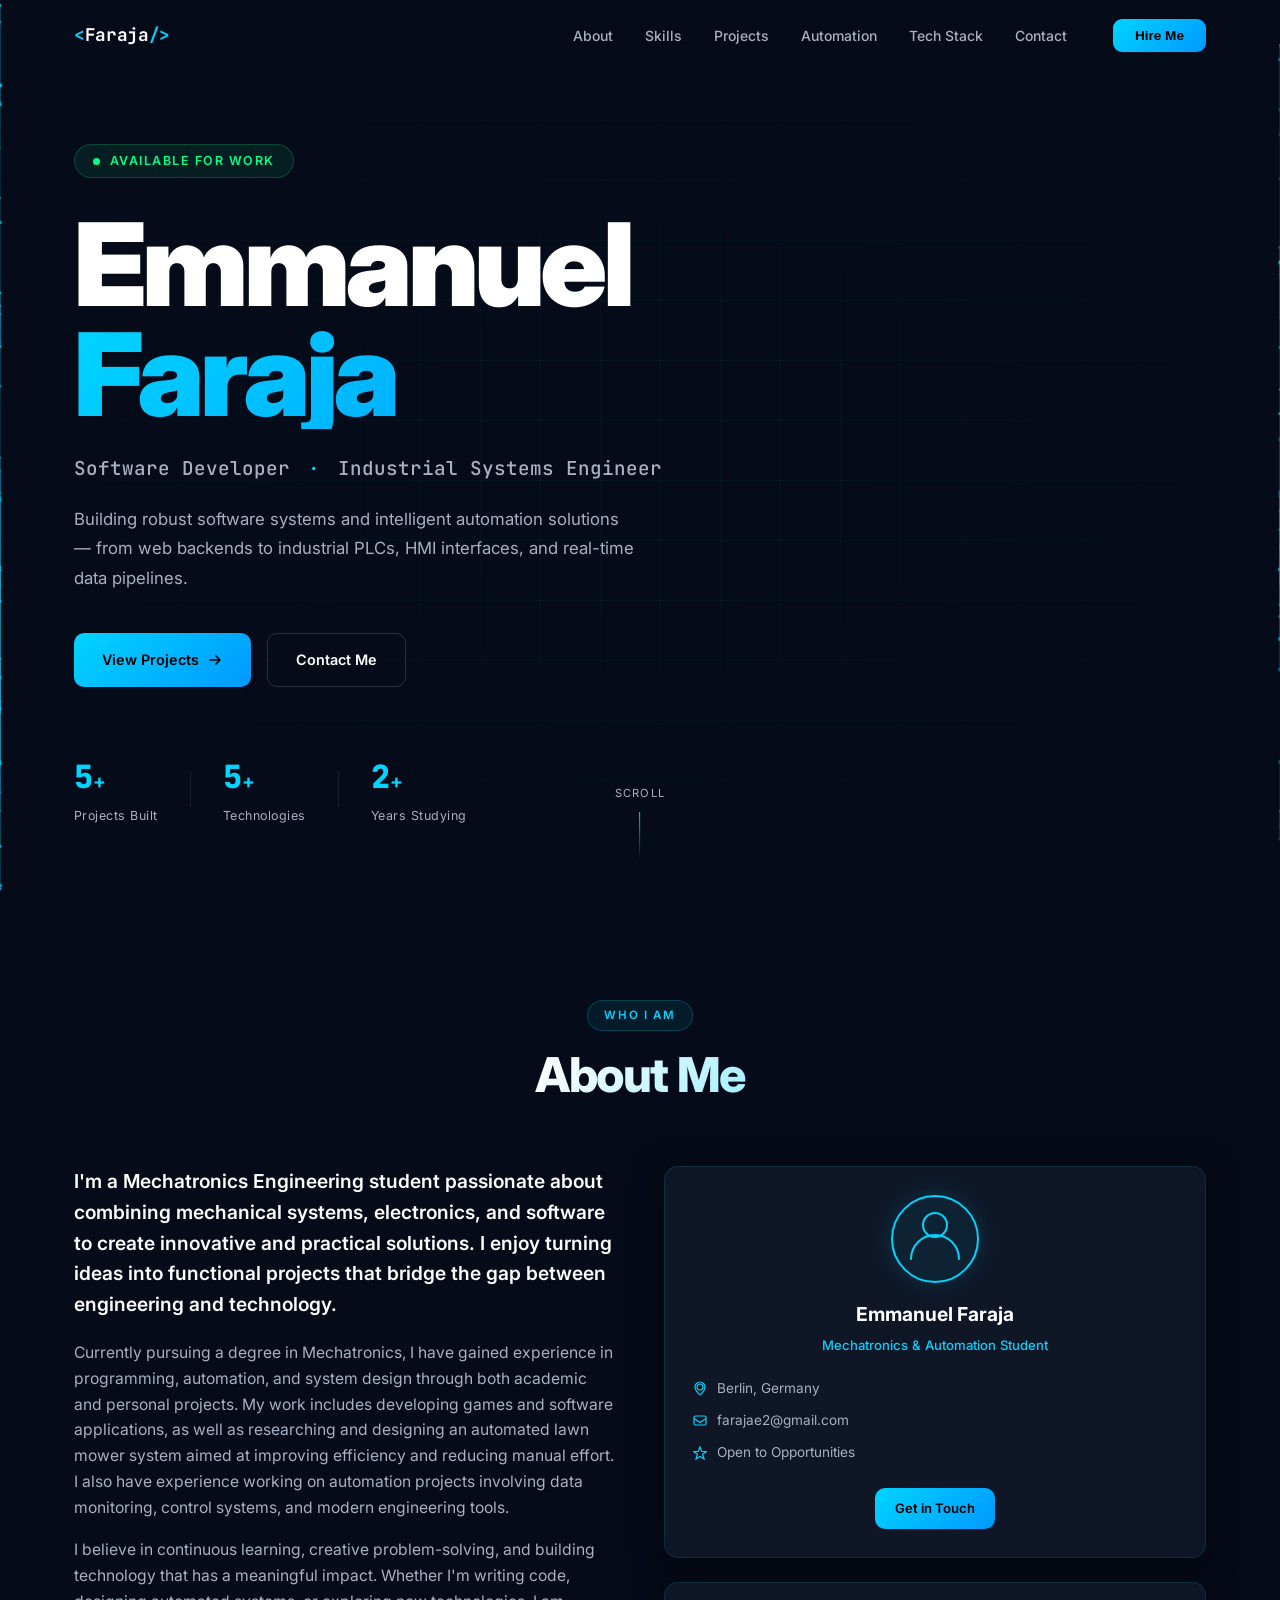
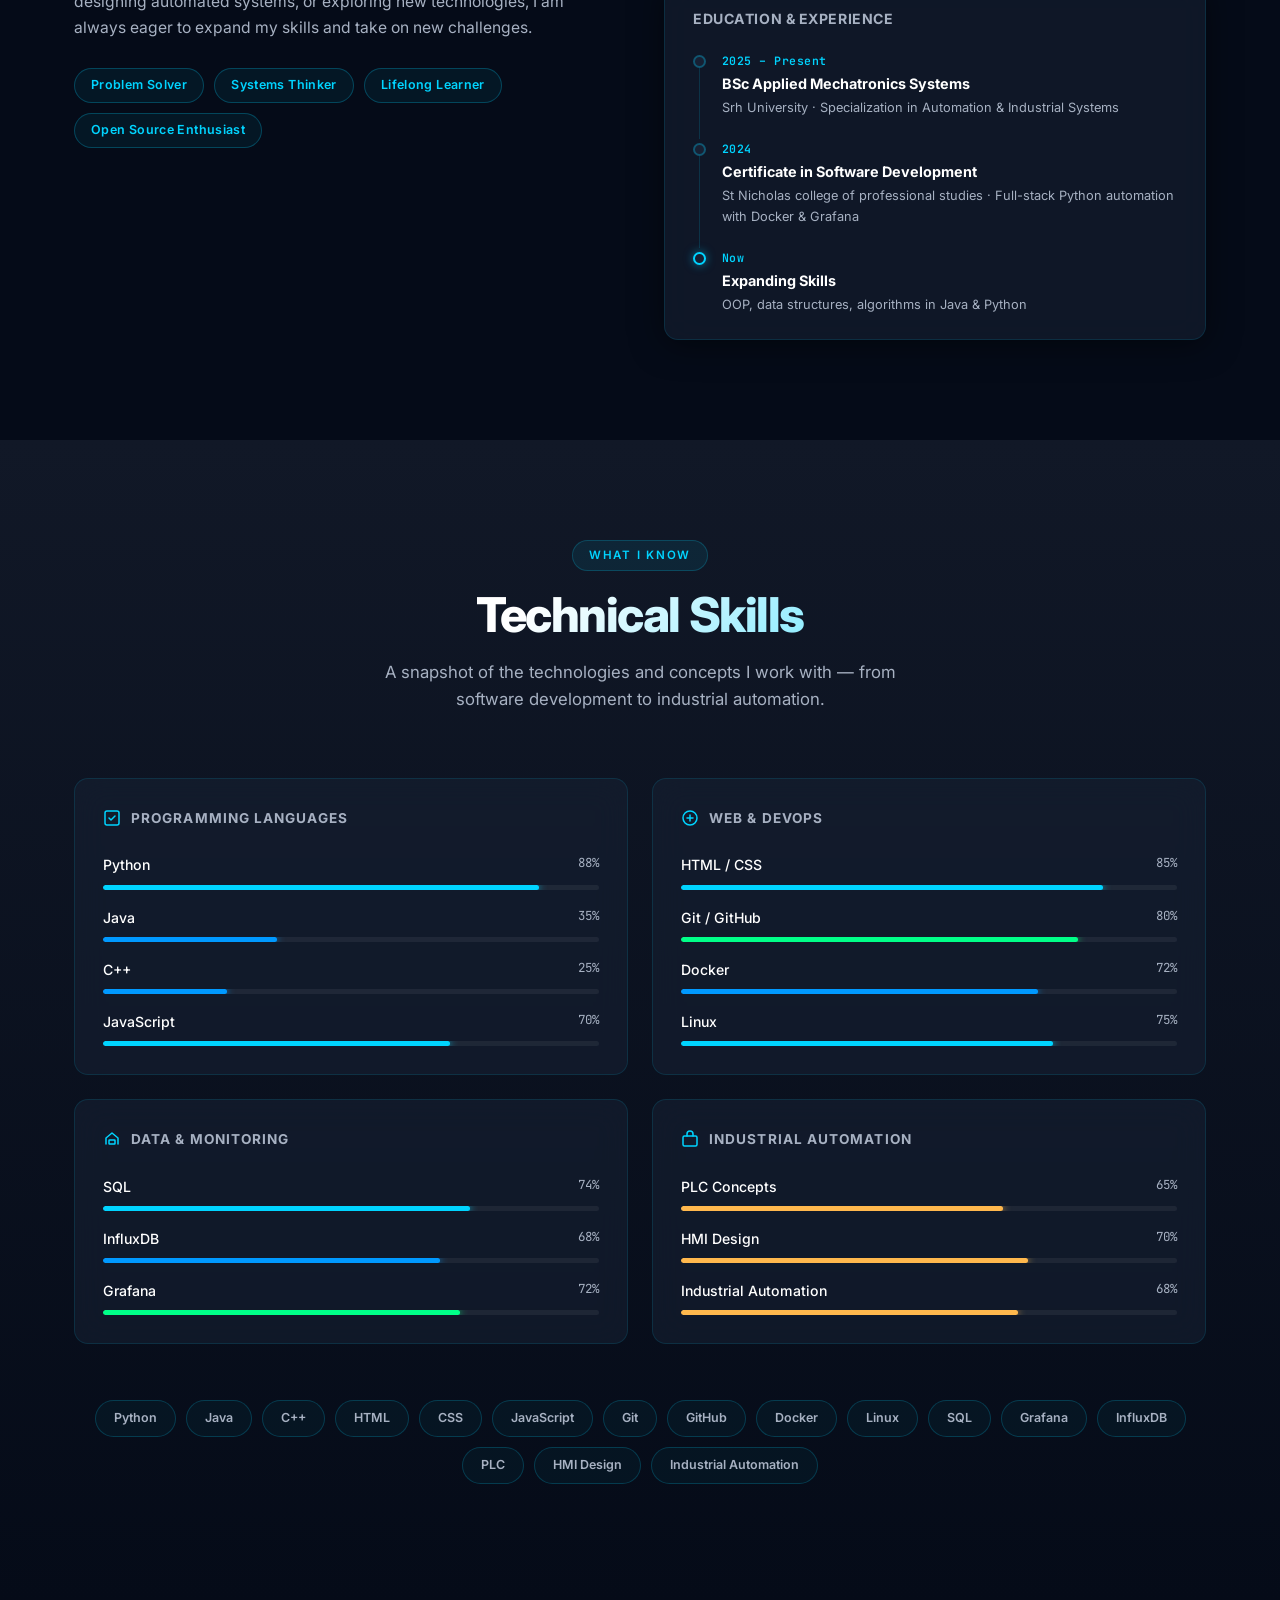
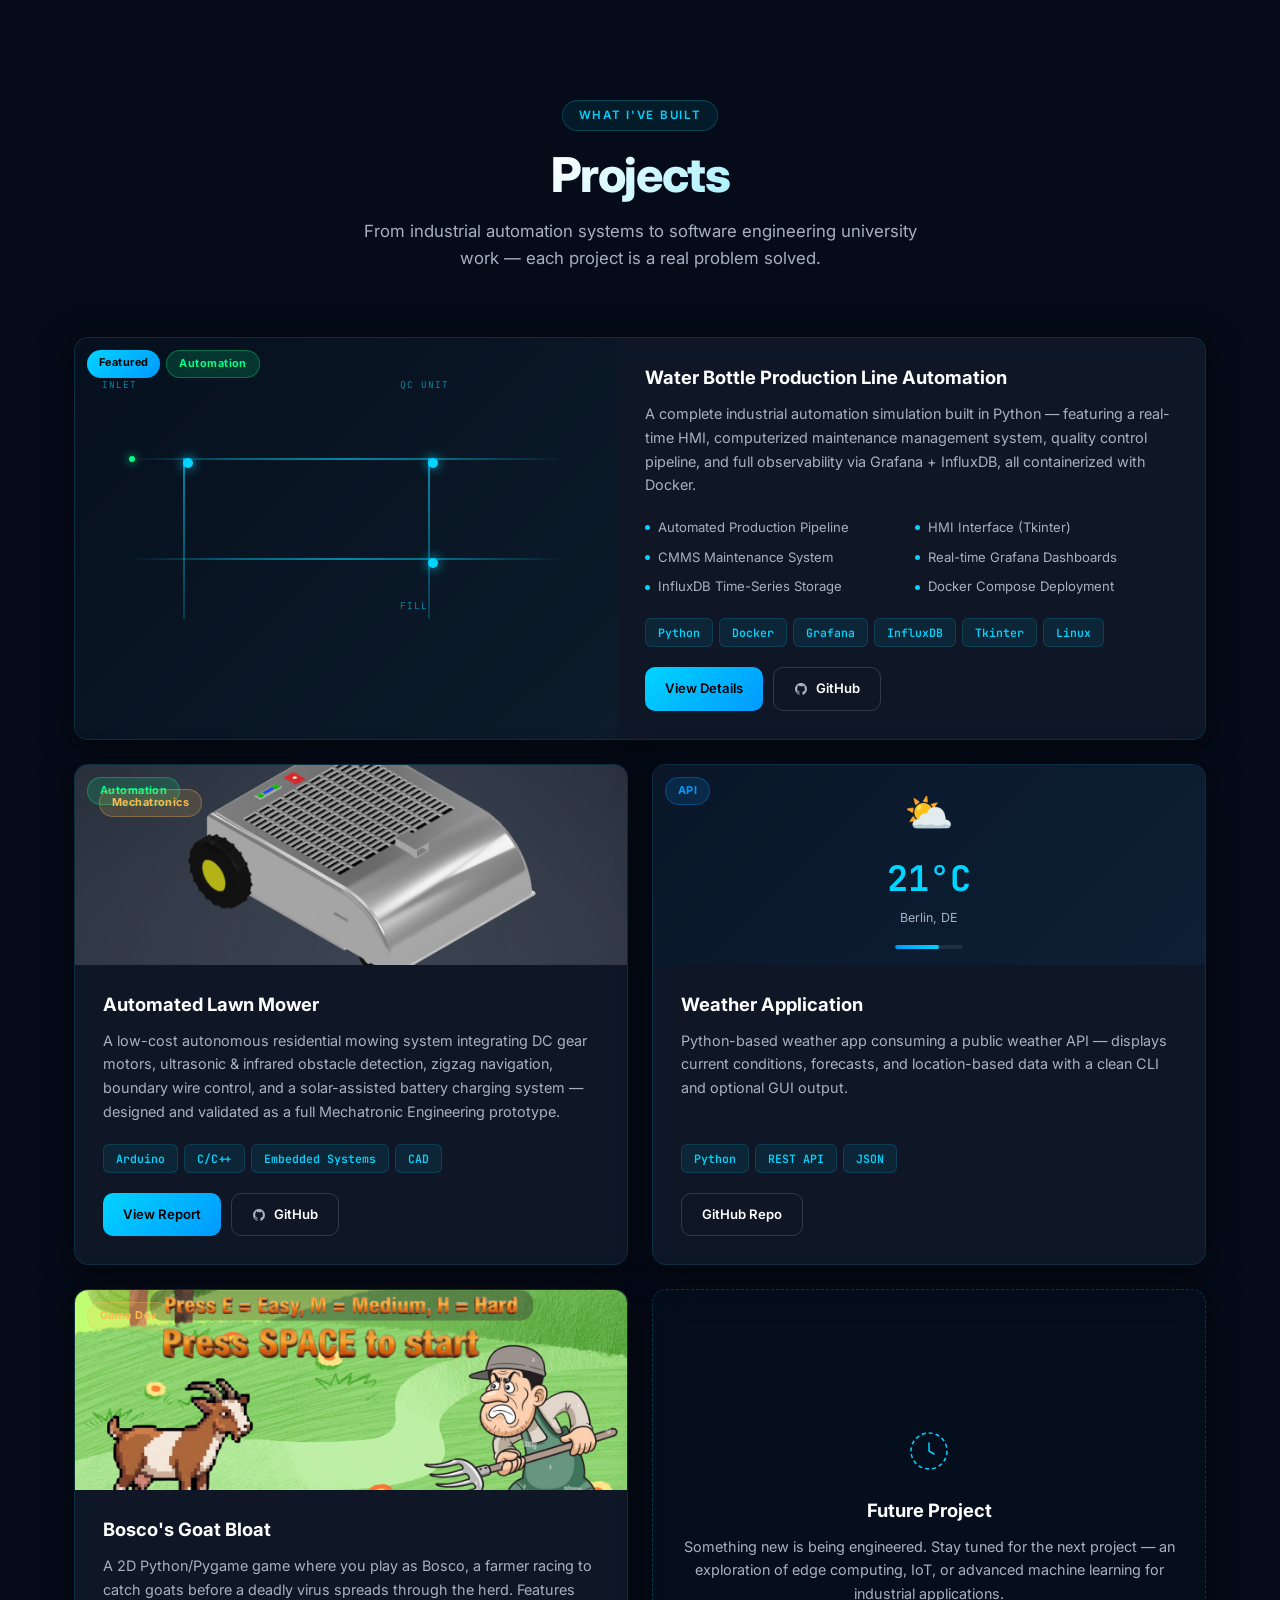
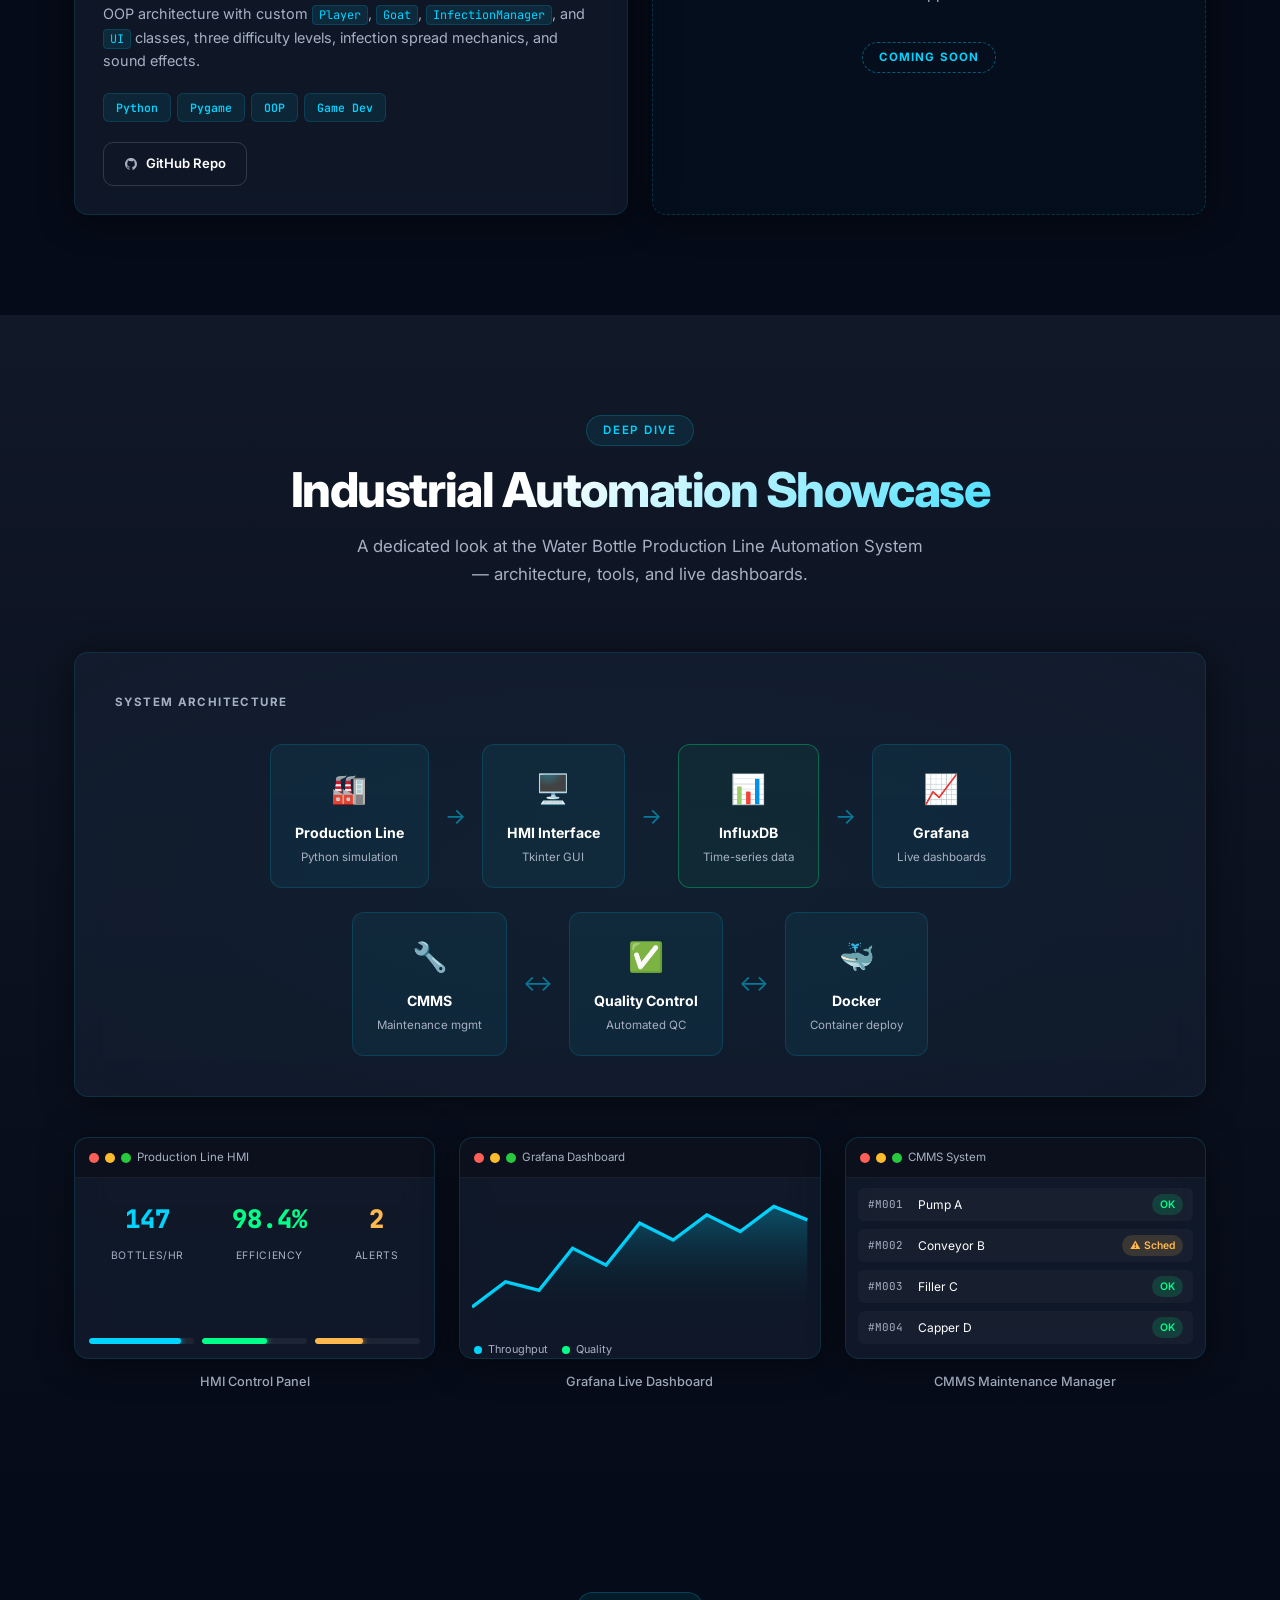
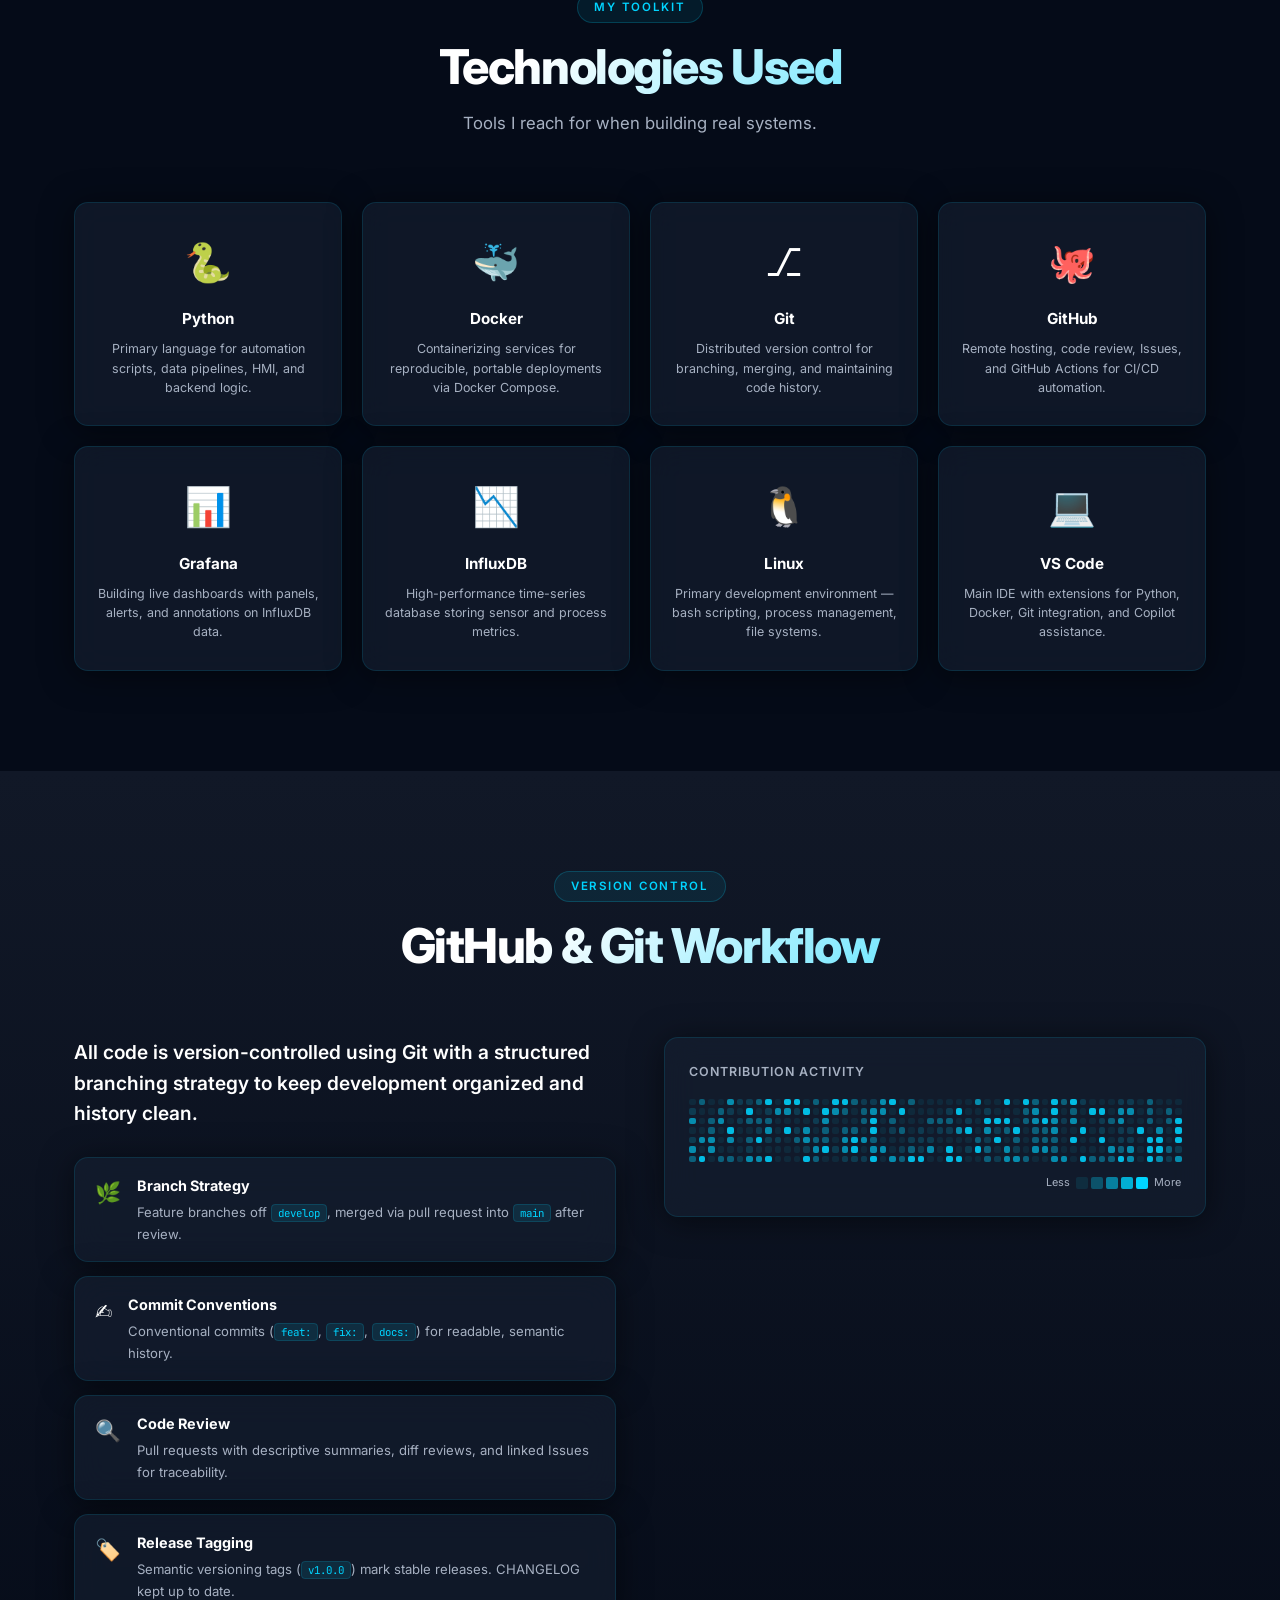
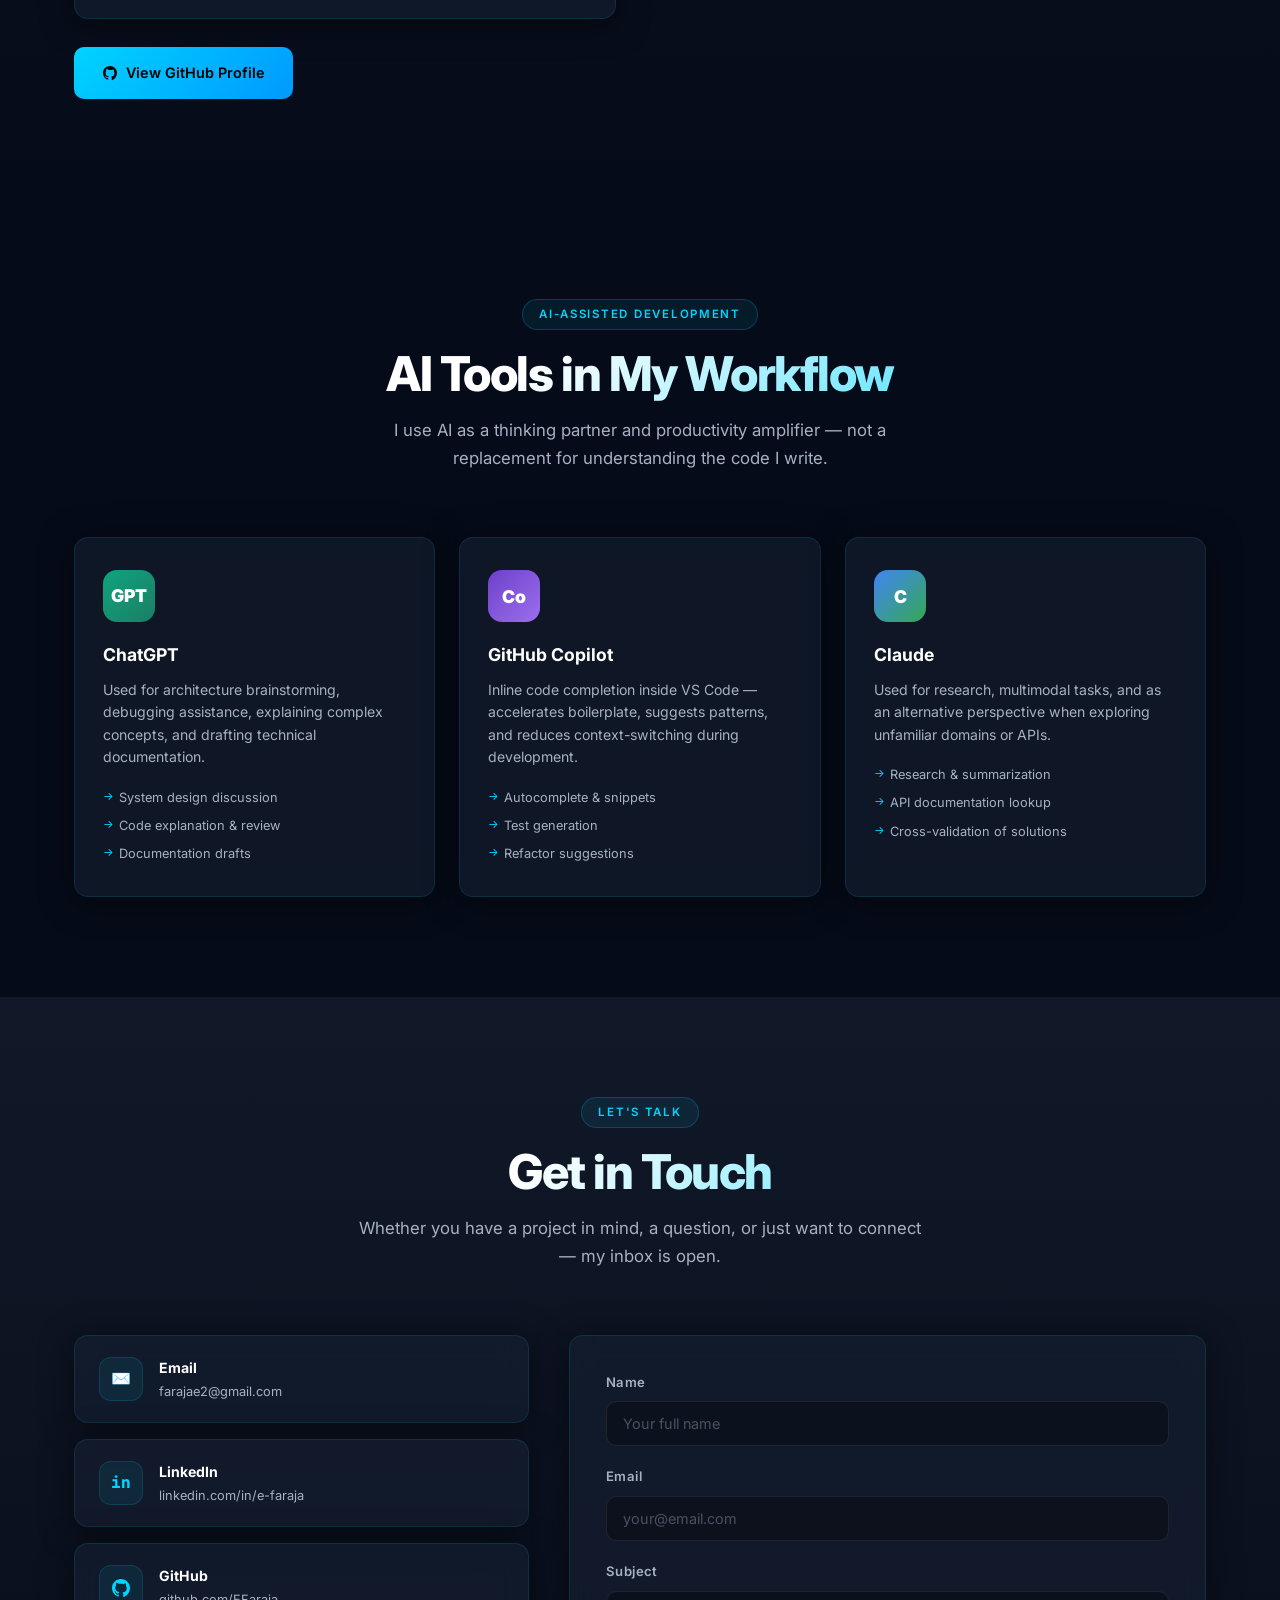
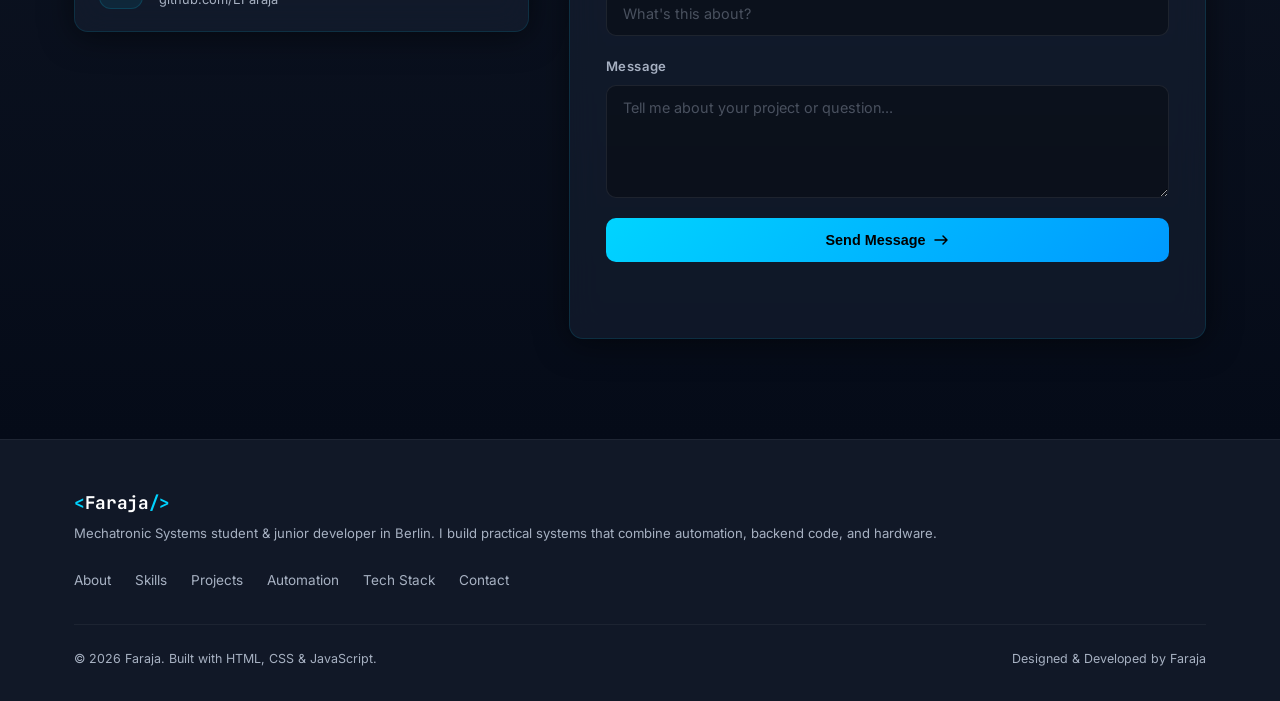
<file: index.html>
<!DOCTYPE html>
<html lang="en">
<head>
  <meta charset="UTF-8" />
  <meta name="viewport" content="width=device-width, initial-scale=1.0" />
  <title>Portfolio — Software Developer & Automation Engineer</title>
  <meta name="description" content="Software Developer and Automation & Industrial Systems Engineer specializing in Python, Docker, Grafana, InfluxDB, and PLC systems." />
  <link rel="preconnect" href="https://fonts.googleapis.com" />
  <link rel="preconnect" href="https://fonts.gstatic.com" crossorigin />
  <link href="https://fonts.googleapis.com/css2?family=Inter:wght@300;400;500;600;700;800;900&family=JetBrains+Mono:wght@400;500;600&display=swap" rel="stylesheet" />
  <link rel="stylesheet" href="style.css" />
</head>
<body>

  <!-- ═══════════════ NAVBAR ═══════════════ -->
  <nav class="navbar" id="navbar">
    <div class="nav-container">
      <a href="#hero" class="nav-logo">
        <span class="logo-bracket">&lt;</span>Faraja<span class="logo-bracket">/&gt;</span>
      </a>
      <ul class="nav-links" id="navLinks">
        <li><a href="#about" class="nav-link">About</a></li>
        <li><a href="#skills" class="nav-link">Skills</a></li>
        <li><a href="#projects" class="nav-link">Projects</a></li>
        <li><a href="#automation" class="nav-link">Automation</a></li>
        <li><a href="#technologies" class="nav-link">Tech Stack</a></li>
        <li><a href="#contact" class="nav-link">Contact</a></li>
      </ul>
      <button class="nav-cta" onclick="document.getElementById('contact').scrollIntoView({behavior:'smooth'})">Hire Me</button>
      <button class="hamburger" id="hamburger" aria-label="Toggle menu">
        <span></span><span></span><span></span>
      </button>
    </div>
  </nav>

  <!-- ═══════════════ HERO ═══════════════ -->
  <section class="hero" id="hero">
    <canvas class="hero-canvas" id="heroCanvas"></canvas>
    <div class="hero-grid-overlay"></div>
    <div class="hero-content">
      <div class="hero-eyebrow">
        <span class="eyebrow-dot"></span>
        Available for Work
      </div>
      <h1 class="hero-name">
        <span class="name-line" data-text="Your">Emmanuel</span>
        <span class="name-line accent" data-text="Name">Faraja</span>
      </h1>
      <p class="hero-title">Software Developer<span class="title-sep"> · </span>Automation &amp; Mechatronics Systems Student</p>
      <p class="hero-description">
        Building robust software systems and intelligent automation solutions — from web backends to industrial PLCs, HMI interfaces, and real-time data pipelines.
      </p>
      <div class="hero-actions">
        <a href="#projects" class="btn btn-primary">
          <span>View Projects</span>
          <svg width="16" height="16" viewBox="0 0 16 16" fill="none"><path d="M3 8h10M9 4l4 4-4 4" stroke="currentColor" stroke-width="1.5" stroke-linecap="round" stroke-linejoin="round"/></svg>
        </a>
        <a href="#contact" class="btn btn-ghost">Contact Me</a>
      </div>
      <div class="hero-stats">
        <div class="stat">
          <span class="stat-num" data-target="5">0</span><span class="stat-suffix">+</span>
          <span class="stat-label">Projects Built</span>
        </div>
        <div class="stat-divider"></div>
        <div class="stat">
          <span class="stat-num" data-target="5">0</span><span class="stat-suffix">+</span>
          <span class="stat-label">Technologies</span>
        </div>
        <div class="stat-divider"></div>
        <div class="stat">
          <span class="stat-num" data-target="2">0</span><span class="stat-suffix">+</span>
          <span class="stat-label">Years Studying</span>
        </div>
      </div>
    </div>
    <div class="hero-scroll-cue">
      <span>Scroll</span>
      <div class="scroll-line"></div>
    </div>
  </section>

  <!-- ═══════════════ ABOUT ═══════════════ -->
  <section class="section" id="about">
    <div class="container">
      <div class="section-header reveal">
        <span class="section-eyebrow">Who I Am</span>
        <h2 class="section-title">About Me</h2>
      </div>

      <div class="about-grid">
        <div class="about-text reveal">
          <p class="about-lead">
            I'm a Mechatronics Engineering student passionate about combining mechanical systems, electronics, and software to create innovative and practical solutions. I enjoy turning ideas into functional projects that bridge the gap between engineering and technology.
          </p>
          <p class="about-body">
            Currently pursuing a degree in Mechatronics, I have gained experience in programming, automation, and system design through both academic and personal projects. My work includes developing games and software applications, as well as researching and designing an automated lawn mower system aimed at improving efficiency and reducing manual effort. I also have experience working on automation projects involving data monitoring, control systems, and modern engineering tools.
          </p>
          <p class="about-body">
           I believe in continuous learning, creative problem-solving, and building technology that has a meaningful impact. Whether I'm writing code, designing automated systems, or exploring new technologies, I am always eager to expand my skills and take on new challenges.
          </p>
          <div class="about-tags">
            <span class="tag">Problem Solver</span>
            <span class="tag">Systems Thinker</span>
            <span class="tag">Lifelong Learner</span>
            <span class="tag">Open Source Enthusiast</span>
          </div>
        </div>

        <div class="about-right reveal">
          <div class="profile-card glass-card">
            <div class="profile-avatar">
              <div class="avatar-placeholder">
                <svg width="64" height="64" viewBox="0 0 64 64" fill="none"><circle cx="32" cy="22" r="12" stroke="#00D4FF" stroke-width="2"/><path d="M8 56c0-13.255 10.745-24 24-24s24 10.745 24 24" stroke="#00D4FF" stroke-width="2" stroke-linecap="round"/></svg>
              </div>
            </div>
            <h3 class="profile-name">Emmanuel Faraja</h3>
            <p class="profile-role">Mechatronics &amp; Automation Student</p>
            <div class="profile-details">
              <div class="profile-detail">
                <svg width="14" height="14" viewBox="0 0 14 14" fill="none"><circle cx="7" cy="6" r="3" stroke="#00D4FF" stroke-width="1.2"/><path d="M7 1C4.24 1 2 3.24 2 6c0 3.5 5 8 5 8s5-4.5 5-8c0-2.76-2.24-5-5-5z" stroke="#00D4FF" stroke-width="1.2"/></svg>
                Berlin, Germany
              </div>
              <div class="profile-detail">
                <svg width="14" height="14" viewBox="0 0 14 14" fill="none"><rect x="1" y="3" width="12" height="9" rx="1.5" stroke="#00D4FF" stroke-width="1.2"/><path d="M1 5.5l6 4 6-4" stroke="#00D4FF" stroke-width="1.2"/></svg>
                farajae2@gmail.com
              </div>
              <div class="profile-detail">
                <svg width="14" height="14" viewBox="0 0 14 14" fill="none"><path d="M7 1L8.8 5.5H13.5L9.6 8.3l1.5 4.7L7 10.4 3 13l1.5-4.7-3.9-2.8H5.2L7 1z" stroke="#00D4FF" stroke-width="1.2"/></svg>
                Open to Opportunities
              </div>
            </div>
            <a href="#contact" class="btn btn-primary btn-sm">Get in Touch</a>
          </div>

          <div class="timeline-card glass-card">
            <h4 class="timeline-title">Education &amp; Experience</h4>
            <div class="timeline">
              <div class="timeline-item">
                <div class="timeline-dot"></div>
                <div class="timeline-content">
                  <span class="timeline-date">2025 – Present</span>
                  <strong>BSc Applied Mechatronics Systems</strong>
                  <p>Srh University · Specialization in Automation &amp; Industrial Systems</p>
                </div>
              </div>
              <div class="timeline-item">
                <div class="timeline-dot"></div>
                <div class="timeline-content">
                  <span class="timeline-date">2024</span>
                  <strong>Certificate in Software Development</strong>
                  <p>St Nicholas college of professional studies  · Full-stack Python automation with Docker &amp; Grafana</p>
                </div>
              </div>
              <div class="timeline-item">
                <div class="timeline-dot active"></div>
                <div class="timeline-content">
                  <span class="timeline-date">Now</span>
                  <strong>Expanding Skills</strong>
                  <p>OOP, data structures, algorithms in Java &amp; Python</p>
                </div>
              </div>
              
              </div>
            </div>
          </div>
        </div>
      </div>
    </div>
  </section>

  <!-- ═══════════════ SKILLS ═══════════════ -->
  <section class="section section-alt" id="skills">
    <div class="container">
      <div class="section-header reveal">
        <span class="section-eyebrow">What I Know</span>
        <h2 class="section-title">Technical Skills</h2>
        <p class="section-subtitle">A snapshot of the technologies and concepts I work with — from software development to industrial automation.</p>
      </div>

      <div class="skills-grid">

        <div class="skill-category reveal">
          <h3 class="skill-cat-title">
            <svg width="18" height="18" viewBox="0 0 18 18" fill="none"><rect x="2" y="2" width="14" height="14" rx="2" stroke="#00D4FF" stroke-width="1.5"/><path d="M6 9l2 2 4-4" stroke="#00D4FF" stroke-width="1.5" stroke-linecap="round" stroke-linejoin="round"/></svg>
            Programming Languages
          </h3>
          <div class="skill-list">
            <div class="skill-item">
              <div class="skill-info"><span class="skill-name">Python</span><span class="skill-pct">88%</span></div>
              <div class="skill-bar"><div class="skill-fill" data-width="88" style="--clr:#00D4FF"></div></div>
            </div>
            <div class="skill-item">
              <div class="skill-info"><span class="skill-name">Java</span><span class="skill-pct">35%</span></div>
              <div class="skill-bar"><div class="skill-fill" data-width="35" style="--clr:#0099FF"></div></div>
            </div>
            <div class="skill-item">
              <div class="skill-info"><span class="skill-name">C++</span><span class="skill-pct">25%</span></div>
              <div class="skill-bar"><div class="skill-fill" data-width="25" style="--clr:#0099FF"></div></div>
            </div>
            <div class="skill-item">
              <div class="skill-info"><span class="skill-name">JavaScript</span><span class="skill-pct">70%</span></div>
              <div class="skill-bar"><div class="skill-fill" data-width="70" style="--clr:#00D4FF"></div></div>
            </div>
          </div>
        </div>

        <div class="skill-category reveal">
          <h3 class="skill-cat-title">
            <svg width="18" height="18" viewBox="0 0 18 18" fill="none"><circle cx="9" cy="9" r="7" stroke="#00D4FF" stroke-width="1.5"/><path d="M6 9h6M9 6v6" stroke="#00D4FF" stroke-width="1.5" stroke-linecap="round"/></svg>
            Web &amp; DevOps
          </h3>
          <div class="skill-list">
            <div class="skill-item">
              <div class="skill-info"><span class="skill-name">HTML / CSS</span><span class="skill-pct">85%</span></div>
              <div class="skill-bar"><div class="skill-fill" data-width="85" style="--clr:#00D4FF"></div></div>
            </div>
            <div class="skill-item">
              <div class="skill-info"><span class="skill-name">Git / GitHub</span><span class="skill-pct">80%</span></div>
              <div class="skill-bar"><div class="skill-fill" data-width="80" style="--clr:#00FF88"></div></div>
            </div>
            <div class="skill-item">
              <div class="skill-info"><span class="skill-name">Docker</span><span class="skill-pct">72%</span></div>
              <div class="skill-bar"><div class="skill-fill" data-width="72" style="--clr:#0099FF"></div></div>
            </div>
            <div class="skill-item">
              <div class="skill-info"><span class="skill-name">Linux</span><span class="skill-pct">75%</span></div>
              <div class="skill-bar"><div class="skill-fill" data-width="75" style="--clr:#00D4FF"></div></div>
            </div>
          </div>
        </div>

        <div class="skill-category reveal">
          <h3 class="skill-cat-title">
            <svg width="18" height="18" viewBox="0 0 18 18" fill="none"><path d="M3 14V8l6-5 6 5v6" stroke="#00D4FF" stroke-width="1.5" stroke-linecap="round" stroke-linejoin="round"/><rect x="6" y="10" width="6" height="4" rx="0.5" stroke="#00D4FF" stroke-width="1.5"/></svg>
            Data &amp; Monitoring
          </h3>
          <div class="skill-list">
            <div class="skill-item">
              <div class="skill-info"><span class="skill-name">SQL</span><span class="skill-pct">74%</span></div>
              <div class="skill-bar"><div class="skill-fill" data-width="74" style="--clr:#00D4FF"></div></div>
            </div>
            <div class="skill-item">
              <div class="skill-info"><span class="skill-name">InfluxDB</span><span class="skill-pct">68%</span></div>
              <div class="skill-bar"><div class="skill-fill" data-width="68" style="--clr:#0099FF"></div></div>
            </div>
            <div class="skill-item">
              <div class="skill-info"><span class="skill-name">Grafana</span><span class="skill-pct">72%</span></div>
              <div class="skill-bar"><div class="skill-fill" data-width="72" style="--clr:#00FF88"></div></div>
            </div>
          </div>
        </div>

        <div class="skill-category reveal">
          <h3 class="skill-cat-title">
            <svg width="18" height="18" viewBox="0 0 18 18" fill="none"><rect x="2" y="6" width="14" height="10" rx="1.5" stroke="#00D4FF" stroke-width="1.5"/><path d="M6 6V4a3 3 0 016 0v2" stroke="#00D4FF" stroke-width="1.5" stroke-linecap="round"/></svg>
            Industrial Automation
          </h3>
          <div class="skill-list">
            <div class="skill-item">
              <div class="skill-info"><span class="skill-name">PLC Concepts</span><span class="skill-pct">65%</span></div>
              <div class="skill-bar"><div class="skill-fill" data-width="65" style="--clr:#FFB84D"></div></div>
            </div>
            <div class="skill-item">
              <div class="skill-info"><span class="skill-name">HMI Design</span><span class="skill-pct">70%</span></div>
              <div class="skill-bar"><div class="skill-fill" data-width="70" style="--clr:#FFB84D"></div></div>
            </div>
            <div class="skill-item">
              <div class="skill-info"><span class="skill-name">Industrial Automation</span><span class="skill-pct">68%</span></div>
              <div class="skill-bar"><div class="skill-fill" data-width="68" style="--clr:#FFB84D"></div></div>
            </div>
          </div>
        </div>

      </div>

      <!-- Skill Badge Cloud -->
      <div class="badge-cloud reveal">
        <span class="badge">Python</span><span class="badge">Java</span><span class="badge">C++</span>
        <span class="badge">HTML</span><span class="badge">CSS</span><span class="badge">JavaScript</span>
        <span class="badge">Git</span><span class="badge">GitHub</span><span class="badge">Docker</span>
        <span class="badge">Linux</span><span class="badge">SQL</span><span class="badge">Grafana</span>
        <span class="badge">InfluxDB</span><span class="badge">PLC</span><span class="badge">HMI Design</span>
        <span class="badge">Industrial Automation</span>
      </div>
    </div>
  </section>

  <!-- ═══════════════ PROJECTS ═══════════════ -->
  <section class="section" id="projects">
    <div class="container">
      <div class="section-header reveal">
        <span class="section-eyebrow">What I've Built</span>
        <h2 class="section-title">Projects</h2>
        <p class="section-subtitle">From industrial automation systems to software engineering university work — each project is a real problem solved.</p>
      </div>

      <div class="projects-grid">

        <!-- Project 1 – Featured -->
        <article class="project-card project-featured glass-card reveal">
          <div class="project-img-wrap">
            <div class="project-img-placeholder featured-placeholder">
              <div class="placeholder-scene">
                <div class="pipe-h"></div><div class="pipe-h" style="top:55%"></div>
                <div class="pipe-v"></div><div class="pipe-v" style="left:65%"></div>
                <div class="node-dot" style="top:30%;left:20%"></div>
                <div class="node-dot" style="top:30%;left:65%"></div>
                <div class="node-dot" style="top:55%;left:65%"></div>
                <div class="node-label" style="top:10%;left:5%">INLET</div>
                <div class="node-label" style="top:10%;left:60%">QC UNIT</div>
                <div class="node-label" style="top:65%;left:60%">FILL</div>
                <div class="flow-dot"></div>
              </div>
            </div>
            <div class="project-badges">
              <span class="project-badge badge-featured">Featured</span>
              <span class="project-badge badge-automation">Automation</span>
            </div>
          </div>
          <div class="project-body">
            <h3 class="project-title">Water Bottle Production Line Automation</h3>
            <p class="project-desc">
              A complete industrial automation simulation built in Python — featuring a real-time HMI, computerized maintenance management system, quality control pipeline, and full observability via Grafana + InfluxDB, all containerized with Docker.
            </p>
            <div class="project-features">
              <div class="project-feature"><span class="feature-dot"></span>Automated Production Pipeline</div>
              <div class="project-feature"><span class="feature-dot"></span>HMI Interface (Tkinter)</div>
              <div class="project-feature"><span class="feature-dot"></span>CMMS Maintenance System</div>
              <div class="project-feature"><span class="feature-dot"></span>Real-time Grafana Dashboards</div>
              <div class="project-feature"><span class="feature-dot"></span>InfluxDB Time-Series Storage</div>
              <div class="project-feature"><span class="feature-dot"></span>Docker Compose Deployment</div>
            </div>
            <div class="project-tech">
              <span class="tech-tag">Python</span><span class="tech-tag">Docker</span>
              <span class="tech-tag">Grafana</span><span class="tech-tag">InfluxDB</span>
              <span class="tech-tag">Tkinter</span><span class="tech-tag">Linux</span>
            </div>
            <div class="project-actions">
              <a href="waterbottle.html" class="btn btn-primary btn-sm">View Details</a>
              <a href="#" class="btn btn-ghost btn-sm">
                <svg width="14" height="14" viewBox="0 0 14 14" fill="none"><path d="M7 1C3.69 1 1 3.69 1 7c0 2.65 1.72 4.9 4.1 5.69.3.05.41-.13.41-.29v-1.02c-1.67.36-2.02-.8-2.02-.8-.27-.7-.67-.88-.67-.88-.55-.37.04-.36.04-.36.6.04.92.62.92.62.54.92 1.42.66 1.76.5.05-.39.21-.66.38-.81-1.33-.15-2.73-.67-2.73-2.96 0-.65.23-1.19.62-1.6-.06-.15-.27-.76.06-1.58 0 0 .51-.16 1.66.62A5.8 5.8 0 017 4.18c.51 0 1.03.07 1.51.21 1.15-.78 1.66-.62 1.66-.62.33.82.12 1.43.06 1.58.38.41.62.95.62 1.6 0 2.3-1.4 2.81-2.74 2.96.22.18.41.56.41 1.13v1.68c0 .16.11.35.41.29C11.28 11.9 13 9.65 13 7c0-3.31-2.69-6-6-6z" fill="#A7B1C2"/></svg>
                GitHub
              </a>
            </div>
          </div>
        </article>

        <!-- Project 2 – Automated Lawn Mower -->
        <article class="project-card glass-card reveal">
          <div class="project-img-wrap">
            <div class="project-img-placeholder" style="padding:0;overflow:hidden;">
              <img src="images/mower.png" alt="Automated Lawn Mower" style="width:100%;height:100%;object-fit:cover;display:block;" />
            </div>
            <div class="project-badges">
              <span class="project-badge badge-university">Mechatronics</span>
              <span class="project-badge badge-automation">Automation</span>
            </div>
          </div>
          <div class="project-body">
            <h3 class="project-title">Automated Lawn Mower</h3>
            <p class="project-desc">A low-cost autonomous residential mowing system integrating DC gear motors, ultrasonic &amp; infrared obstacle detection, zigzag navigation, boundary wire control, and a solar-assisted battery charging system — designed and validated as a full Mechatronic Engineering prototype.</p>
            <div class="project-tech">
              <span class="tech-tag">Arduino</span><span class="tech-tag">C/C++</span>
              <span class="tech-tag">Embedded Systems</span><span class="tech-tag">CAD</span>
            </div>
            <div class="project-actions">
              <a href="assets/100005842_Automated_lawn_mower_Emmanuel_Makasi.pdf" target="_blank" class="btn btn-primary btn-sm">View Report</a>
              <a href="#" class="btn btn-ghost btn-sm">
                <svg width="14" height="14" viewBox="0 0 14 14" fill="none"><path d="M7 1C3.69 1 1 3.69 1 7c0 2.65 1.72 4.9 4.1 5.69.3.05.41-.13.41-.29v-1.02c-1.67.36-2.02-.8-2.02-.8-.27-.7-.67-.88-.67-.88-.55-.37.04-.36.04-.36.6.04.92.62.92.62.54.92 1.42.66 1.76.5.05-.39.21-.66.38-.81-1.33-.15-2.73-.67-2.73-2.96 0-.65.23-1.19.62-1.6-.06-.15-.27-.76.06-1.58 0 0 .51-.16 1.66.62A5.8 5.8 0 017 4.18c.51 0 1.03.07 1.51.21 1.15-.78 1.66-.62 1.66-.62.33.82.12 1.43.06 1.58.38.41.62.95.62 1.6 0 2.3-1.4 2.81-2.74 2.96.22.18.41.56.41 1.13v1.68c0 .16.11.35.41.29C11.28 11.9 13 9.65 13 7c0-3.31-2.69-6-6-6z" fill="#A7B1C2"/></svg>
                GitHub
              </a>
            </div>
          </div>
        </article>

        <!-- Project 3 -->
        <article class="project-card glass-card reveal">
          <div class="project-img-wrap">
            <div class="project-img-placeholder weather-placeholder">
              <div class="weather-scene">
                <div class="weather-icon">⛅</div>
                <div class="weather-temp">21°C</div>
                <div class="weather-city">Berlin, DE</div>
                <div class="weather-bar"><div class="weather-fill"></div></div>
              </div>
            </div>
            <span class="project-badge badge-api">API</span>
          </div>
          <div class="project-body">
            <h3 class="project-title">Weather Application</h3>
            <p class="project-desc">Python-based weather app consuming a public weather API — displays current conditions, forecasts, and location-based data with a clean CLI and optional GUI output.</p>
            <div class="project-tech">
              <span class="tech-tag">Python</span><span class="tech-tag">REST API</span>
              <span class="tech-tag">JSON</span>
            </div>
            <div class="project-actions">
              <a href="#" class="btn btn-ghost btn-sm">GitHub Repo</a>
            </div>
          </div>
        </article>

        <!-- Project 4 – Bosco's Goat Bloat -->
        <article class="project-card glass-card reveal">
          <div class="project-img-wrap">
            <div class="project-img-placeholder" style="padding:0;overflow:hidden;">
              <img src="images/boscobg.png" alt="Bosco's Goat Bloat intro screen" style="width:100%;height:150%;object-fit:cover;display:block;" />
            </div>
            <span class="project-badge badge-university">Game Dev</span>
          </div>
          <div class="project-body">
            <h3 class="project-title">Bosco's Goat Bloat</h3>
            <p class="project-desc">A 2D Python/Pygame game where you play as Bosco, a farmer racing to catch goats before a deadly virus spreads through the herd. Features OOP architecture with custom <code>Player</code>, <code>Goat</code>, <code>InfectionManager</code>, and <code>UI</code> classes, three difficulty levels, infection spread mechanics, and sound effects.</p>
            <div class="project-tech">
              <span class="tech-tag">Python</span><span class="tech-tag">Pygame</span>
              <span class="tech-tag">OOP</span><span class="tech-tag">Game Dev</span>
            </div>
            <div class="project-actions">
              <a href="https://github.com/EFaraja/Bosco-s-Goat-Bloat" class="btn btn-ghost btn-sm">
                <svg width="14" height="14" viewBox="0 0 14 14" fill="none"><path d="M7 1C3.69 1 1 3.69 1 7c0 2.65 1.72 4.9 4.1 5.69.3.05.41-.13.41-.29v-1.02c-1.67.36-2.02-.8-2.02-.8-.27-.7-.67-.88-.67-.88-.55-.37.04-.36.04-.36.6.04.92.62.92.62.54.92 1.42.66 1.76.5.05-.39.21-.66.38-.81-1.33-.15-2.73-.67-2.73-2.96 0-.65.23-1.19.62-1.6-.06-.15-.27-.76.06-1.58 0 0 .51-.16 1.66.62A5.8 5.8 0 017 4.18c.51 0 1.03.07 1.51.21 1.15-.78 1.66-.62 1.66-.62.33.82.12 1.43.06 1.58.38.41.62.95.62 1.6 0 2.3-1.4 2.81-2.74 2.96.22.18.41.56.41 1.13v1.68c0 .16.11.35.41.29C11.28 11.9 13 9.65 13 7c0-3.31-2.69-6-6-6z" fill="#A7B1C2"/></svg>
                GitHub Repo
              </a>
            </div>
          </div>
        </article>

        <!-- Project 5 – Placeholder -->
        <article class="project-card project-upcoming glass-card reveal">
          <div class="upcoming-inner">
            <div class="upcoming-icon">
              <svg width="40" height="40" viewBox="0 0 40 40" fill="none"><circle cx="20" cy="20" r="18" stroke="#00D4FF" stroke-width="1.5" stroke-dasharray="4 3"/><path d="M20 12v8l5 3" stroke="#00D4FF" stroke-width="1.5" stroke-linecap="round"/></svg>
            </div>
            <h3 class="project-title">Future Project</h3>
            <p class="project-desc">Something new is being engineered. Stay tuned for the next project — an exploration of edge computing, IoT, or advanced machine learning for industrial applications.</p>
            <span class="upcoming-label">Coming Soon</span>
          </div>
        </article>

      </div>
    </div>
  </section>

  <!-- ═══════════════ AUTOMATION SHOWCASE ═══════════════ -->
  <section class="section section-alt" id="automation">
    <div class="container">
      <div class="section-header reveal">
        <span class="section-eyebrow">Deep Dive</span>
        <h2 class="section-title">Industrial Automation Showcase</h2>
        <p class="section-subtitle">A dedicated look at the Water Bottle Production Line Automation System — architecture, tools, and live dashboards.</p>
      </div>

      <!-- Architecture Diagram -->
      <div class="arch-diagram glass-card reveal">
        <div class="arch-label">System Architecture</div>
        <div class="arch-grid">
          <div class="arch-node">
            <div class="arch-icon">🏭</div>
            <span>Production Line</span>
            <p>Python simulation</p>
          </div>
          <div class="arch-arrow">→</div>
          <div class="arch-node">
            <div class="arch-icon">🖥️</div>
            <span>HMI Interface</span>
            <p>Tkinter GUI</p>
          </div>
          <div class="arch-arrow">→</div>
          <div class="arch-node highlight-node">
            <div class="arch-icon">📊</div>
            <span>InfluxDB</span>
            <p>Time-series data</p>
          </div>
          <div class="arch-arrow">→</div>
          <div class="arch-node">
            <div class="arch-icon">📈</div>
            <span>Grafana</span>
            <p>Live dashboards</p>
          </div>
        </div>
        <div class="arch-row2">
          <div class="arch-node">
            <div class="arch-icon">🔧</div>
            <span>CMMS</span>
            <p>Maintenance mgmt</p>
          </div>
          <div class="arch-arrow">↔</div>
          <div class="arch-node">
            <div class="arch-icon">✅</div>
            <span>Quality Control</span>
            <p>Automated QC</p>
          </div>
          <div class="arch-arrow">↔</div>
          <div class="arch-node">
            <div class="arch-icon">🐳</div>
            <span>Docker</span>
            <p>Container deploy</p>
          </div>
        </div>
      </div>

      <!-- Screenshot Placeholders Grid -->
      <div class="screenshots-grid">
        <div class="screenshot-wrap reveal">
          <div class="screenshot-placeholder glass-card">
            <div class="screenshot-inner hmi-mock">
              <div class="hmi-header">
                <div class="hmi-dot red"></div>
                <div class="hmi-dot yellow"></div>
                <div class="hmi-dot green"></div>
                <span>Production Line HMI</span>
              </div>
              <div class="hmi-body">
                <div class="hmi-stat"><span class="hmi-val cyan">147</span><span class="hmi-lbl">Bottles/hr</span></div>
                <div class="hmi-stat"><span class="hmi-val green">98.4%</span><span class="hmi-lbl">Efficiency</span></div>
                <div class="hmi-stat"><span class="hmi-val yellow">2</span><span class="hmi-lbl">Alerts</span></div>
              </div>
              <div class="hmi-bar-row">
                <div class="hmi-mini-bar" style="--fill:88%;--c:#00D4FF"></div>
                <div class="hmi-mini-bar" style="--fill:62%;--c:#00FF88"></div>
                <div class="hmi-mini-bar" style="--fill:45%;--c:#FFB84D"></div>
              </div>
            </div>
          </div>
          <p class="screenshot-caption">HMI Control Panel</p>
        </div>

        <div class="screenshot-wrap reveal">
          <div class="screenshot-placeholder glass-card">
            <div class="screenshot-inner grafana-mock">
              <div class="hmi-header">
                <div class="hmi-dot red"></div><div class="hmi-dot yellow"></div><div class="hmi-dot green"></div>
                <span>Grafana Dashboard</span>
              </div>
              <div class="grafana-chart">
                <svg viewBox="0 0 200 80" xmlns="http://www.w3.org/2000/svg" style="width:100%;height:100%">
                  <polyline points="0,70 20,55 40,60 60,35 80,45 100,20 120,30 140,15 160,25 180,10 200,18" fill="none" stroke="#00D4FF" stroke-width="2"/>
                  <polyline points="0,70 20,55 40,60 60,35 80,45 100,20 120,30 140,15 160,25 180,10 200,18 200,80 0,80" fill="url(#grad)" opacity="0.3"/>
                  <defs><linearGradient id="grad" x1="0" y1="0" x2="0" y2="1"><stop offset="0%" stop-color="#00D4FF"/><stop offset="100%" stop-color="transparent"/></linearGradient></defs>
                </svg>
              </div>
              <div class="grafana-legend">
                <span class="legend-dot cyan"></span><span>Throughput</span>
                <span class="legend-dot green" style="margin-left:8px"></span><span>Quality</span>
              </div>
            </div>
          </div>
          <p class="screenshot-caption">Grafana Live Dashboard</p>
        </div>

        <div class="screenshot-wrap reveal">
          <div class="screenshot-placeholder glass-card">
            <div class="screenshot-inner cmms-mock">
              <div class="hmi-header">
                <div class="hmi-dot red"></div><div class="hmi-dot yellow"></div><div class="hmi-dot green"></div>
                <span>CMMS System</span>
              </div>
              <div class="cmms-rows">
                <div class="cmms-row"><span class="cmms-id">#M001</span><span class="cmms-name">Pump A</span><span class="badge-status ok">OK</span></div>
                <div class="cmms-row"><span class="cmms-id">#M002</span><span class="cmms-name">Conveyor B</span><span class="badge-status warn">⚠ Sched</span></div>
                <div class="cmms-row"><span class="cmms-id">#M003</span><span class="cmms-name">Filler C</span><span class="badge-status ok">OK</span></div>
                <div class="cmms-row"><span class="cmms-id">#M004</span><span class="cmms-name">Capper D</span><span class="badge-status ok">OK</span></div>
              </div>
            </div>
          </div>
          <p class="screenshot-caption">CMMS Maintenance Manager</p>
        </div>
      </div>
    </div>
  </section>

  <!-- ═══════════════ TECHNOLOGIES ═══════════════ -->
  <section class="section" id="technologies">
    <div class="container">
      <div class="section-header reveal">
        <span class="section-eyebrow">My Toolkit</span>
        <h2 class="section-title">Technologies Used</h2>
        <p class="section-subtitle">Tools I reach for when building real systems.</p>
      </div>

      <div class="tech-cards-grid">
        <div class="tech-card glass-card reveal" data-tech="python">
          <div class="tech-icon">🐍</div>
          <h4 class="tech-name">Python</h4>
          <p class="tech-desc">Primary language for automation scripts, data pipelines, HMI, and backend logic.</p>
          <div class="tech-glow"></div>
        </div>
        <div class="tech-card glass-card reveal" data-tech="docker">
          <div class="tech-icon">🐳</div>
          <h4 class="tech-name">Docker</h4>
          <p class="tech-desc">Containerizing services for reproducible, portable deployments via Docker Compose.</p>
          <div class="tech-glow"></div>
        </div>
        <div class="tech-card glass-card reveal" data-tech="git">
          <div class="tech-icon">⎇</div>
          <h4 class="tech-name">Git</h4>
          <p class="tech-desc">Distributed version control for branching, merging, and maintaining code history.</p>
          <div class="tech-glow"></div>
        </div>
        <div class="tech-card glass-card reveal" data-tech="github">
          <div class="tech-icon">🐙</div>
          <h4 class="tech-name">GitHub</h4>
          <p class="tech-desc">Remote hosting, code review, Issues, and GitHub Actions for CI/CD automation.</p>
          <div class="tech-glow"></div>
        </div>
        <div class="tech-card glass-card reveal" data-tech="grafana">
          <div class="tech-icon">📊</div>
          <h4 class="tech-name">Grafana</h4>
          <p class="tech-desc">Building live dashboards with panels, alerts, and annotations on InfluxDB data.</p>
          <div class="tech-glow"></div>
        </div>
        <div class="tech-card glass-card reveal" data-tech="influx">
          <div class="tech-icon">📉</div>
          <h4 class="tech-name">InfluxDB</h4>
          <p class="tech-desc">High-performance time-series database storing sensor and process metrics.</p>
          <div class="tech-glow"></div>
        </div>
        <div class="tech-card glass-card reveal" data-tech="linux">
          <div class="tech-icon">🐧</div>
          <h4 class="tech-name">Linux</h4>
          <p class="tech-desc">Primary development environment — bash scripting, process management, file systems.</p>
          <div class="tech-glow"></div>
        </div>
        <div class="tech-card glass-card reveal" data-tech="vscode">
          <div class="tech-icon">💻</div>
          <h4 class="tech-name">VS Code</h4>
          <p class="tech-desc">Main IDE with extensions for Python, Docker, Git integration, and Copilot assistance.</p>
          <div class="tech-glow"></div>
        </div>
      </div>
    </div>
  </section>

  <!-- ═══════════════ GITHUB ═══════════════ -->
  <section class="section section-alt" id="github">
    <div class="container">
      <div class="section-header reveal">
        <span class="section-eyebrow">Version Control</span>
        <h2 class="section-title">GitHub &amp; Git Workflow</h2>
      </div>
      <div class="github-grid">
        <div class="github-text reveal">
          <p class="about-lead">All code is version-controlled using Git with a structured branching strategy to keep development organized and history clean.</p>
          <div class="git-flows">
            <div class="git-flow-item glass-card">
              <div class="git-icon">🌿</div>
              <div>
                <strong>Branch Strategy</strong>
                <p>Feature branches off <code>develop</code>, merged via pull request into <code>main</code> after review.</p>
              </div>
            </div>
            <div class="git-flow-item glass-card">
              <div class="git-icon">✍️</div>
              <div>
                <strong>Commit Conventions</strong>
                <p>Conventional commits (<code>feat:</code>, <code>fix:</code>, <code>docs:</code>) for readable, semantic history.</p>
              </div>
            </div>
            <div class="git-flow-item glass-card">
              <div class="git-icon">🔍</div>
              <div>
                <strong>Code Review</strong>
                <p>Pull requests with descriptive summaries, diff reviews, and linked Issues for traceability.</p>
              </div>
            </div>
            <div class="git-flow-item glass-card">
              <div class="git-icon">🏷️</div>
              <div>
                <strong>Release Tagging</strong>
                <p>Semantic versioning tags (<code>v1.0.0</code>) mark stable releases. CHANGELOG kept up to date.</p>
              </div>
            </div>
          </div>
          <a href="https://github.com/yourusername" target="_blank" rel="noopener" class="btn btn-primary">
            <svg width="16" height="16" viewBox="0 0 16 16" fill="none"><path d="M8 1C4.13 1 1 4.13 1 8c0 3.09 2.01 5.72 4.79 6.65.35.06.48-.15.48-.34v-1.19c-1.95.42-2.36-.94-2.36-.94-.32-.81-.78-1.02-.78-1.02-.64-.44.05-.43.05-.43.7.05 1.07.72 1.07.72.63 1.07 1.65.76 2.05.58.06-.45.25-.76.45-.94-1.56-.18-3.19-.78-3.19-3.46 0-.76.27-1.39.72-1.87-.07-.18-.31-.89.07-1.85 0 0 .59-.19 1.93.72A6.73 6.73 0 018 4.88c.6 0 1.2.08 1.76.24 1.34-.91 1.93-.72 1.93-.72.38.96.14 1.67.07 1.85.45.48.72 1.11.72 1.87 0 2.68-1.63 3.27-3.19 3.46.25.22.48.65.48 1.31v1.95c0 .19.13.41.48.34C12.99 13.72 15 11.09 15 8c0-3.87-3.13-7-7-7z" fill="currentColor"/></svg>
            View GitHub Profile
          </a>
        </div>
        <div class="github-visual reveal">
          <div class="contribution-graph glass-card">
            <p class="graph-label">Contribution Activity</p>
            <div class="contrib-grid" id="contribGrid"></div>
            <div class="contrib-legend">
              <span>Less</span>
              <div class="legend-squares">
                <div class="lsq" style="--op:0.1"></div>
                <div class="lsq" style="--op:0.3"></div>
                <div class="lsq" style="--op:0.55"></div>
                <div class="lsq" style="--op:0.8"></div>
                <div class="lsq" style="--op:1"></div>
              </div>
              <span>More</span>
            </div>
          </div>
        </div>
      </div>
    </div>
  </section>

  <!-- ═══════════════ AI TOOLS ═══════════════ -->
  <section class="section" id="ai-tools">
    <div class="container">
      <div class="section-header reveal">
        <span class="section-eyebrow">AI-Assisted Development</span>
        <h2 class="section-title">AI Tools in My Workflow</h2>
        <p class="section-subtitle">I use AI as a thinking partner and productivity amplifier — not a replacement for understanding the code I write.</p>
      </div>
      <div class="ai-cards-grid">
        <div class="ai-card glass-card reveal">
          <div class="ai-logo chatgpt">GPT</div>
          <h4 class="ai-name">ChatGPT</h4>
          <p class="ai-desc">Used for architecture brainstorming, debugging assistance, explaining complex concepts, and drafting technical documentation.</p>
          <ul class="ai-uses">
            <li>System design discussion</li>
            <li>Code explanation &amp; review</li>
            <li>Documentation drafts</li>
          </ul>
        </div>
        <div class="ai-card glass-card reveal">
          <div class="ai-logo copilot">Co</div>
          <h4 class="ai-name">GitHub Copilot</h4>
          <p class="ai-desc">Inline code completion inside VS Code — accelerates boilerplate, suggests patterns, and reduces context-switching during development.</p>
          <ul class="ai-uses">
            <li>Autocomplete &amp; snippets</li>
            <li>Test generation</li>
            <li>Refactor suggestions</li>
          </ul>
        </div>
        <div class="ai-card glass-card reveal">
          <div class="ai-logo gemini">C</div>
          <h4 class="ai-name">Claude</h4>
          <p class="ai-desc">Used for research, multimodal tasks, and as an alternative perspective when exploring unfamiliar domains or APIs.</p>
          <ul class="ai-uses">
            <li>Research &amp; summarization</li>
            <li>API documentation lookup</li>
            <li>Cross-validation of solutions</li>
          </ul>
        </div>
      </div>
    </div>
  </section>

  <!-- ═══════════════ CONTACT ═══════════════ -->
  <section class="section section-alt" id="contact">
    <div class="container">
      <div class="section-header reveal">
        <span class="section-eyebrow">Let's Talk</span>
        <h2 class="section-title">Get in Touch</h2>
        <p class="section-subtitle">Whether you have a project in mind, a question, or just want to connect — my inbox is open.</p>
      </div>
      <div class="contact-grid">
        <div class="contact-info reveal">
          <a href="farajae2@gmail.com" class="contact-link glass-card">
            <div class="contact-icon">✉️</div>
            <div>
              <strong>Email</strong>
              <p>farajae2@gmail.com</p>
            </div>
          </a>
          <a href="https://linkedin.com/in/e-faraja" target="_blank" rel="noopener" class="contact-link glass-card">
            <div class="contact-icon">in</div>
            <div>
              <strong>LinkedIn</strong>
              <p>linkedin.com/in/e-faraja</p>
            </div>
          </a>
          <a href="https://github.com/EFaraja" target="_blank" rel="noopener" class="contact-link glass-card">
            <div class="contact-icon">
              <svg width="20" height="20" viewBox="0 0 20 20" fill="none"><path d="M10 1C5.03 1 1 5.03 1 10c0 3.99 2.58 7.38 6.16 8.57.45.08.61-.19.61-.43v-1.53c-2.5.54-3.02-1.21-3.02-1.21-.41-1.04-1-1.31-1-1.31-.82-.56.06-.55.06-.55.9.06 1.38.92 1.38.92.8 1.38 2.11.98 2.62.75.08-.58.31-.98.57-1.21-2-.23-4.1-1-4.1-4.44 0-.98.35-1.78.92-2.41-.09-.23-.4-1.14.09-2.38 0 0 .75-.24 2.47.92A8.6 8.6 0 0110 5.87c.77 0 1.54.1 2.26.31 1.72-1.16 2.47-.92 2.47-.92.49 1.24.18 2.15.09 2.38.58.63.92 1.43.92 2.41 0 3.45-2.1 4.21-4.1 4.44.32.28.61.83.61 1.68v2.49c0 .24.16.52.62.43C16.42 17.38 19 13.99 19 10c0-4.97-4.03-9-9-9z" fill="currentColor"/></svg>
            </div>
            <div>
              <strong>GitHub</strong>
              <p>github.com/EFaraja</p>
            </div>
          </a>
        </div>

        <form class="contact-form glass-card reveal" id="contactForm" novalidate>
          <div class="form-group">
            <label for="name">Name</label>
            <input type="text" id="name" name="name" placeholder="Your full name" required />
          </div>
          <div class="form-group">
            <label for="email">Email</label>
            <input type="email" id="email" name="email" placeholder="your@email.com" required />
          </div>
          <div class="form-group">
            <label for="subject">Subject</label>
            <input type="text" id="subject" name="subject" placeholder="What's this about?" />
          </div>
          <div class="form-group">
            <label for="message">Message</label>
            <textarea id="message" name="message" rows="5" placeholder="Tell me about your project or question..." required></textarea>
          </div>
          <button type="submit" class="btn btn-primary btn-full" id="submitBtn">
            <span id="btnText">Send Message</span>
            <svg id="btnIcon" width="16" height="16" viewBox="0 0 16 16" fill="none"><path d="M2 8h12M10 4l4 4-4 4" stroke="currentColor" stroke-width="1.5" stroke-linecap="round" stroke-linejoin="round"/></svg>
          </button>
          <div class="form-notice" id="formNotice"></div>
        </form>
      </div>
    </div>
  </section>

  <!-- ═══════════════ FOOTER ═══════════════ -->
  <footer class="footer">
    <div class="container">
      <div class="footer-top">
        <div class="footer-brand">
          <a href="#hero" class="nav-logo">
            <span class="logo-bracket">&lt;</span>Faraja<span class="logo-bracket">/&gt;</span>
          </a>
          <p class="footer-tagline">Mechatronic Systems student & junior developer in Berlin.
I build practical systems that combine automation, backend code, and hardware. </p>
        </div>
        <nav class="footer-nav">
          <a href="#about">About</a>
          <a href="#skills">Skills</a>
          <a href="#projects">Projects</a>
          <a href="#automation">Automation</a>
          <a href="#technologies">Tech Stack</a>
          <a href="#contact">Contact</a>
        </nav>
      </div>
      <div class="footer-bottom">
        <p>© <span id="year"></span> Faraja. Built with HTML, CSS &amp; JavaScript.</p>
        <p class="footer-right">Designed &amp; Developed by Faraja</p>
      </div>
    </div>
  </footer>

  <script src="script.js"></script>
</body>
</html>
</file>
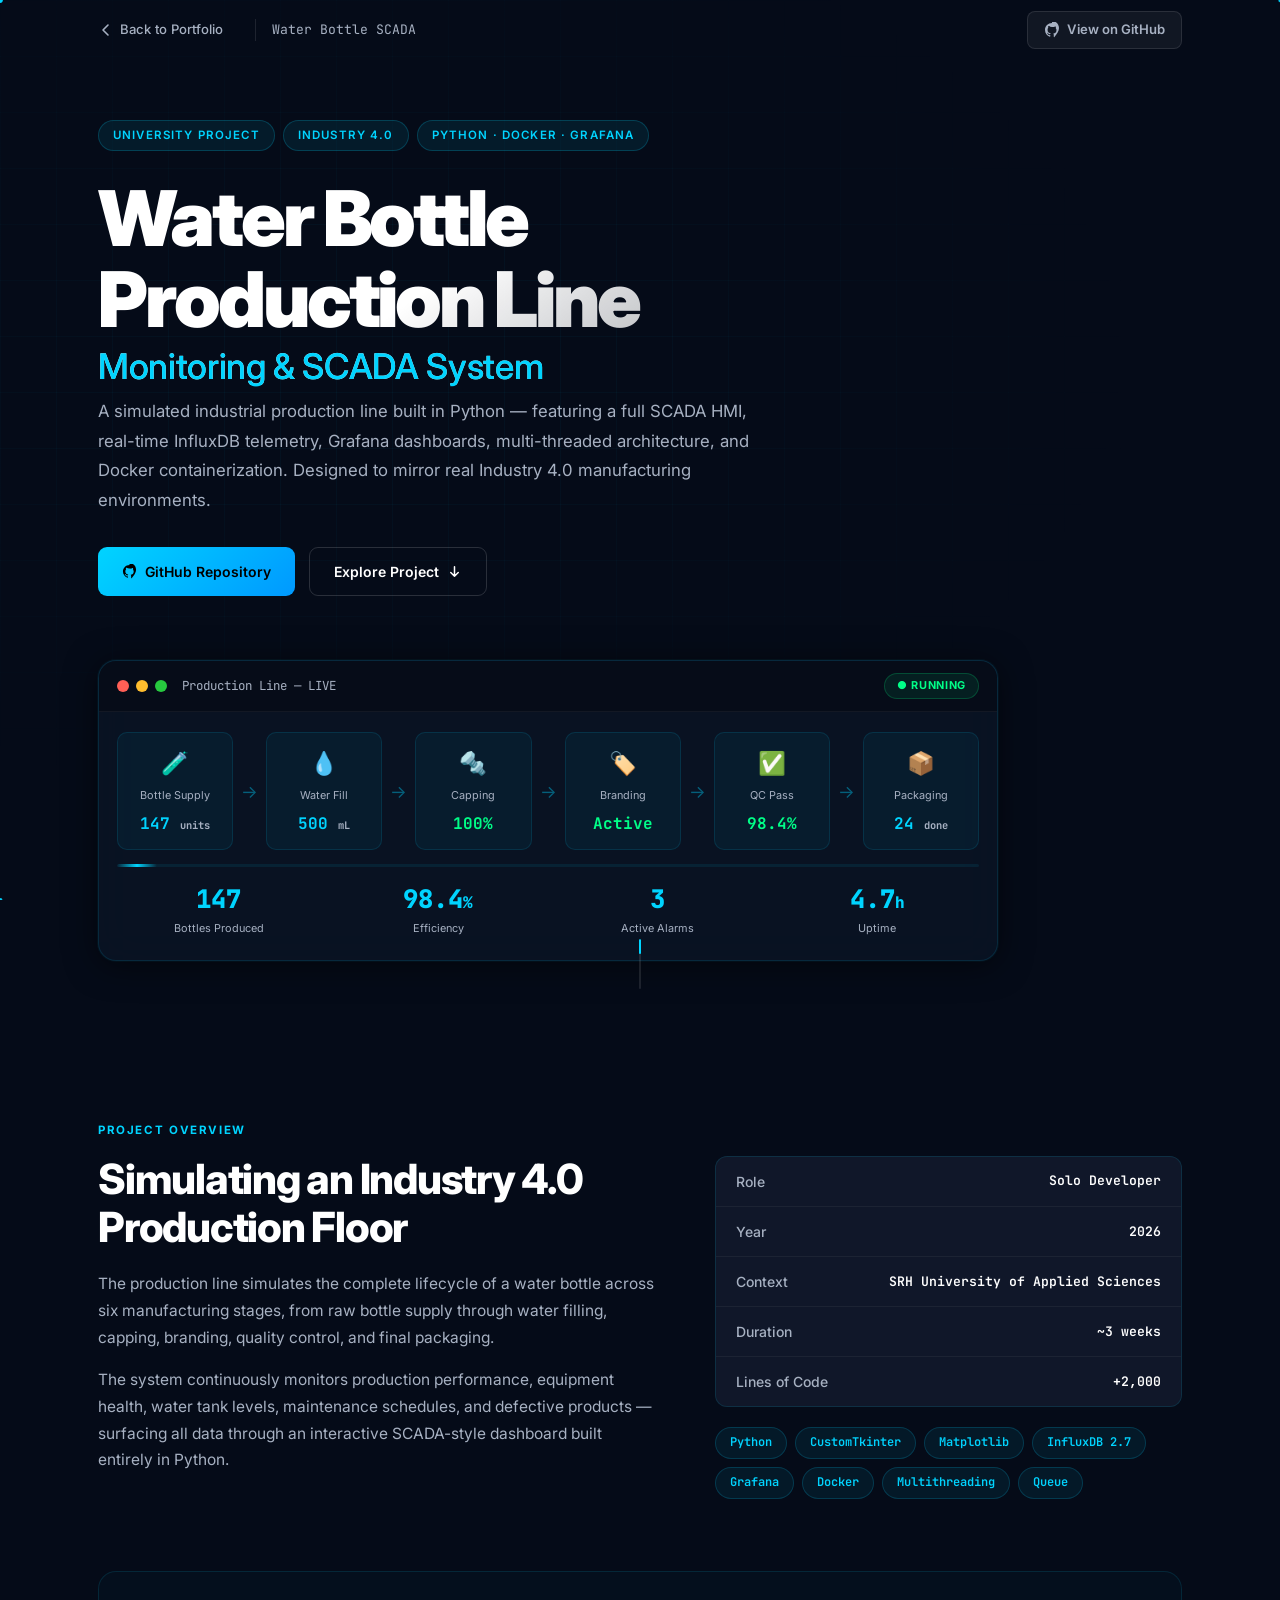
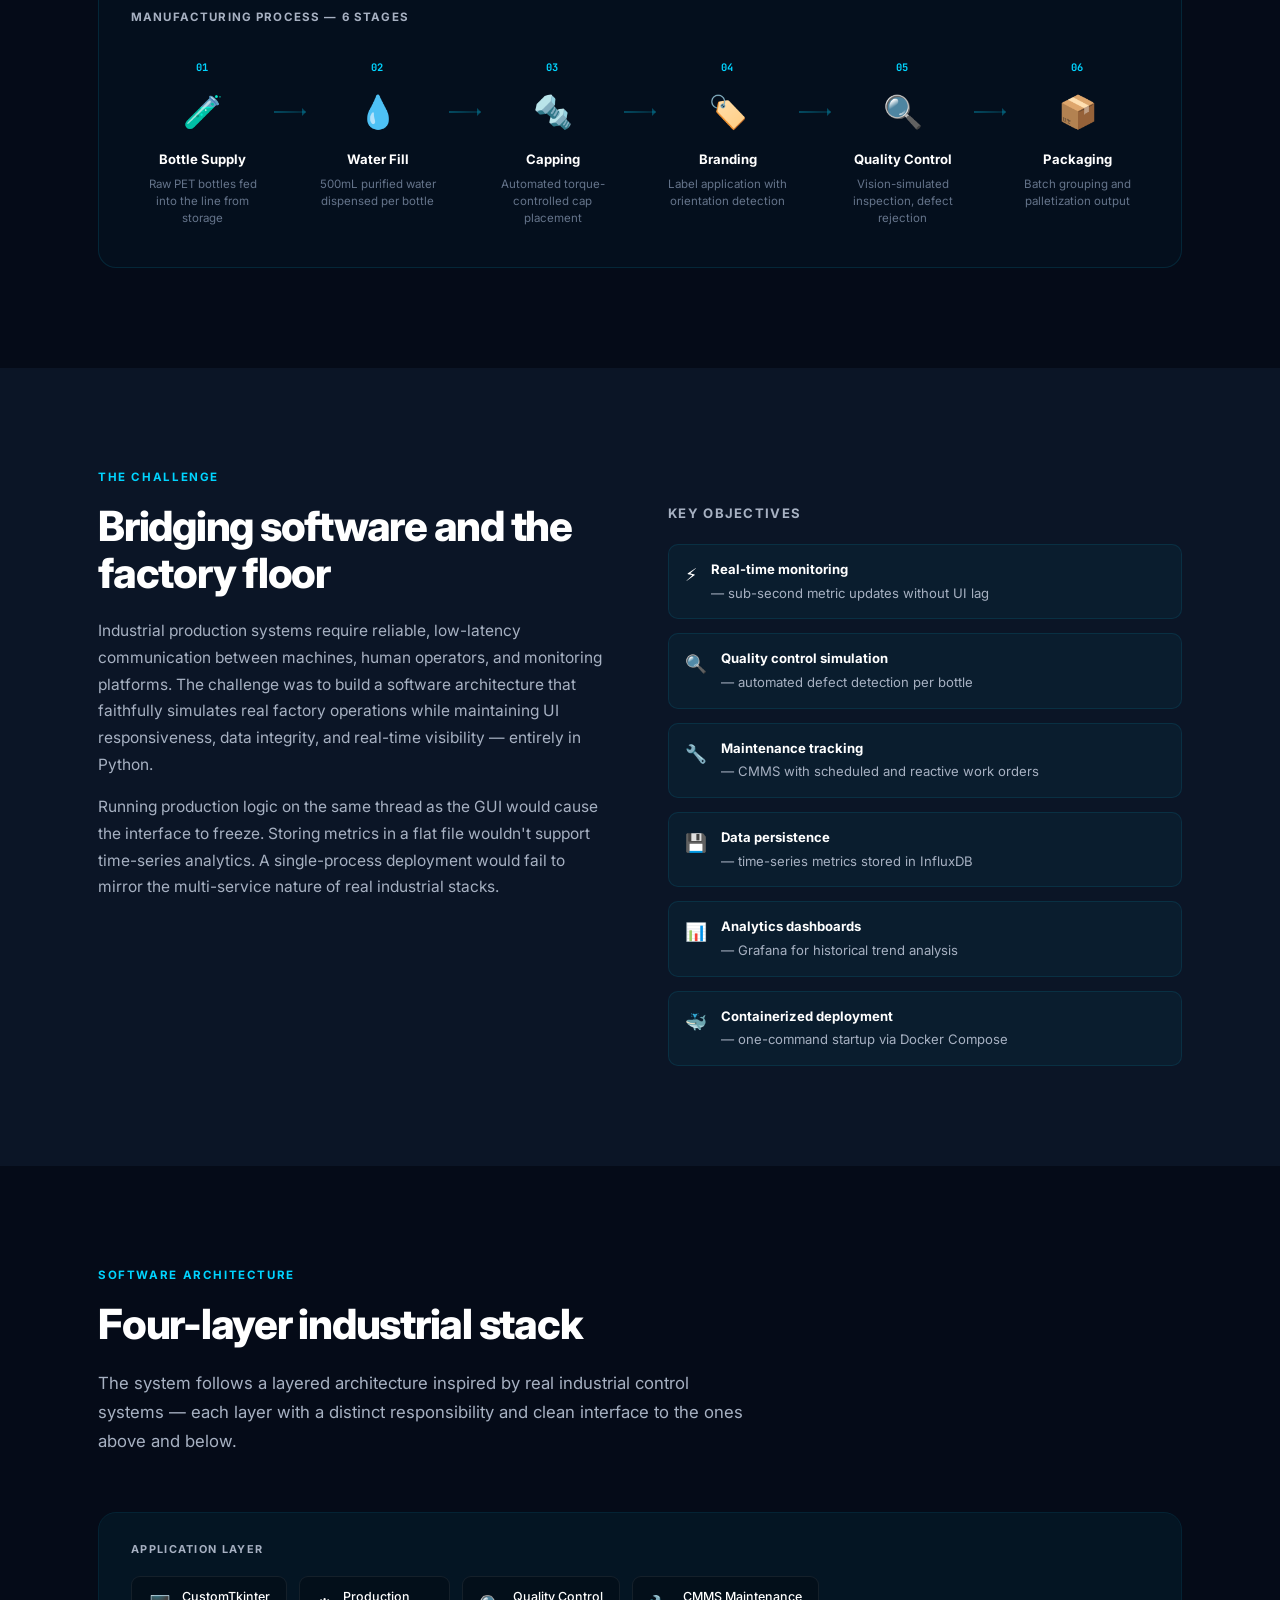
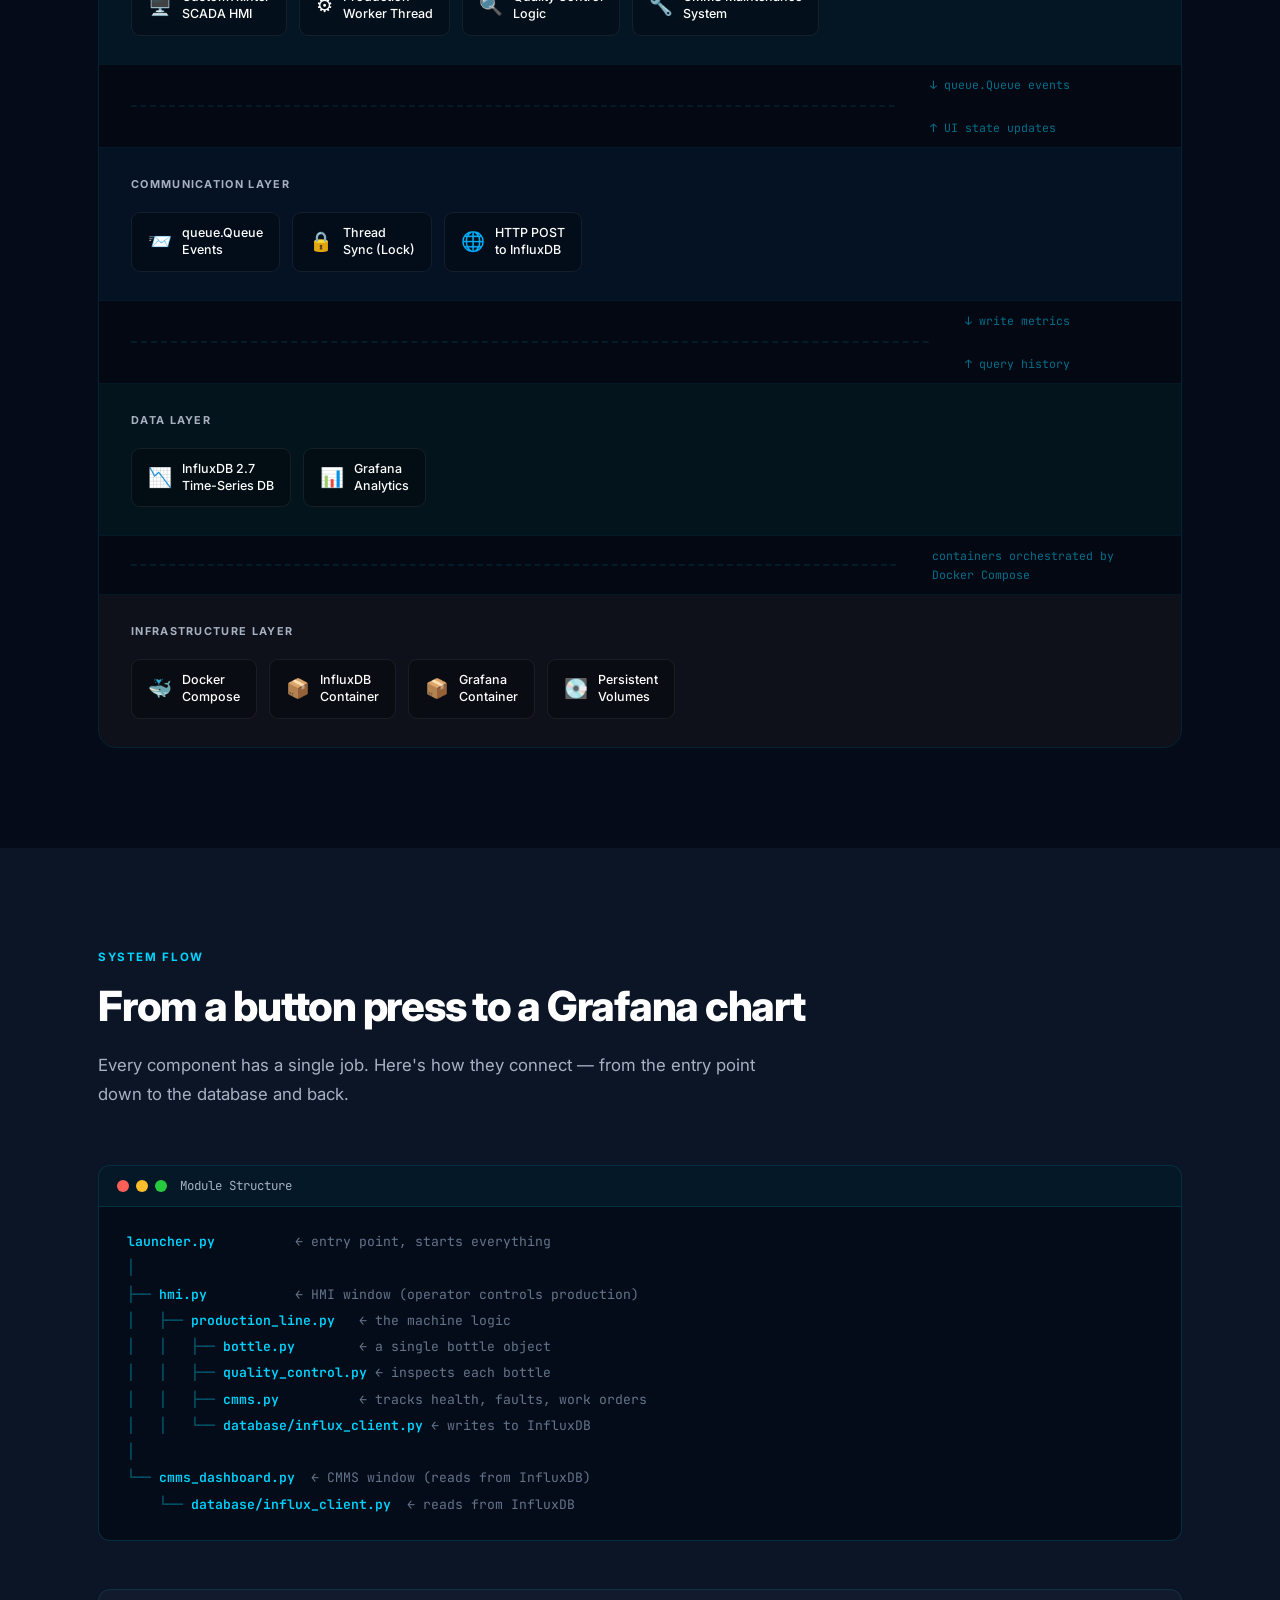
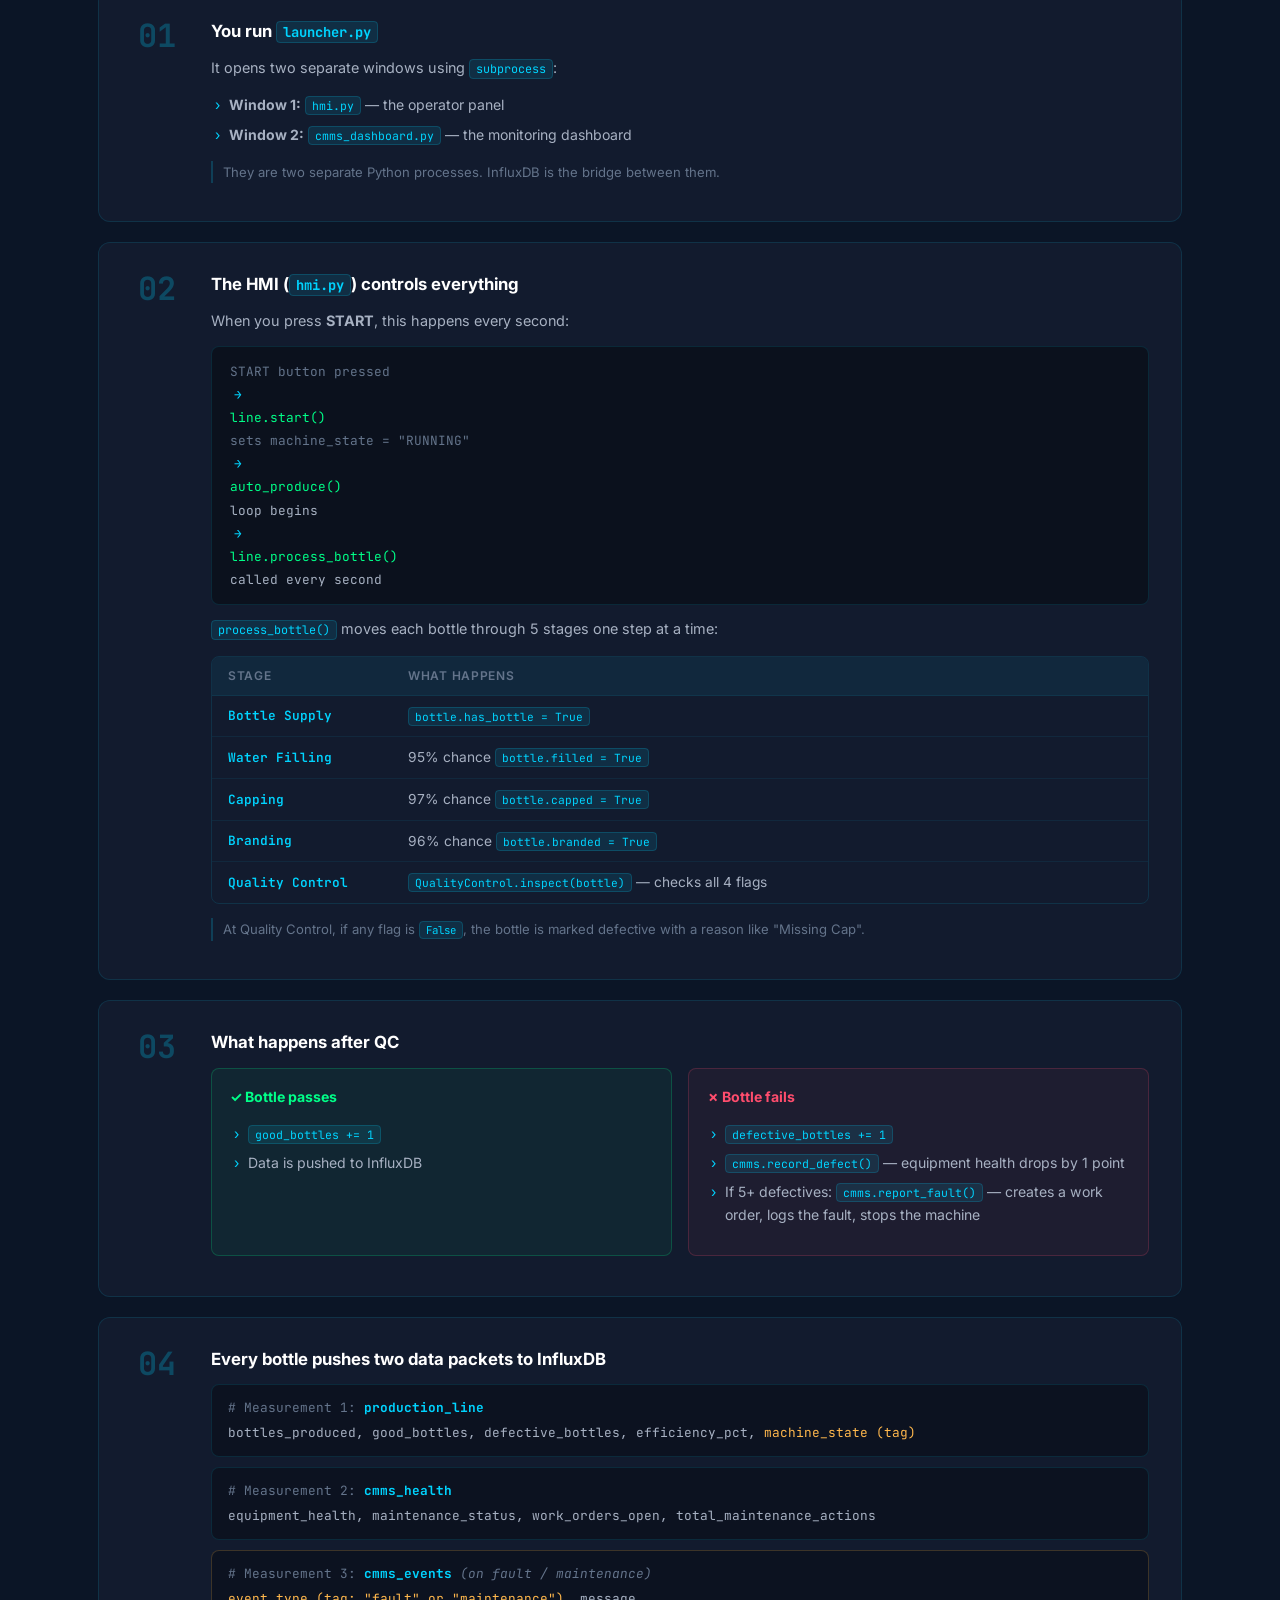
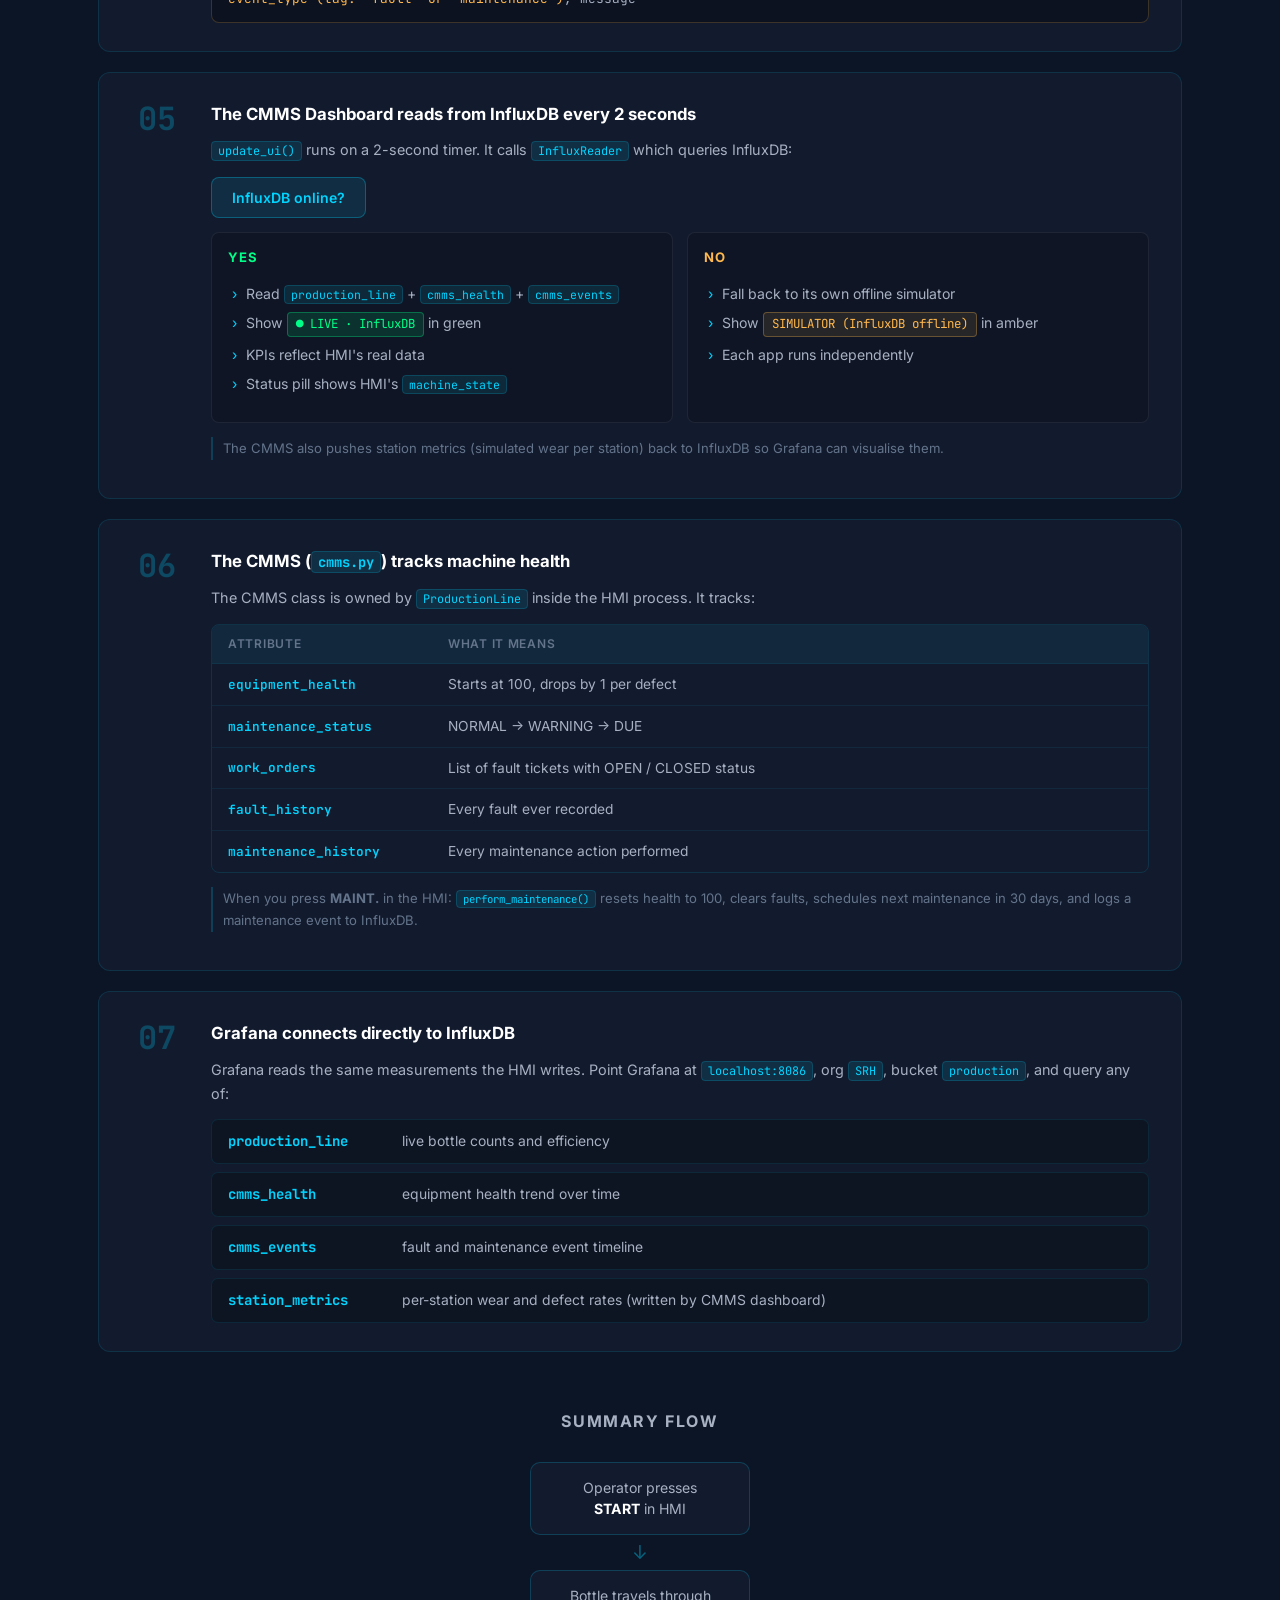
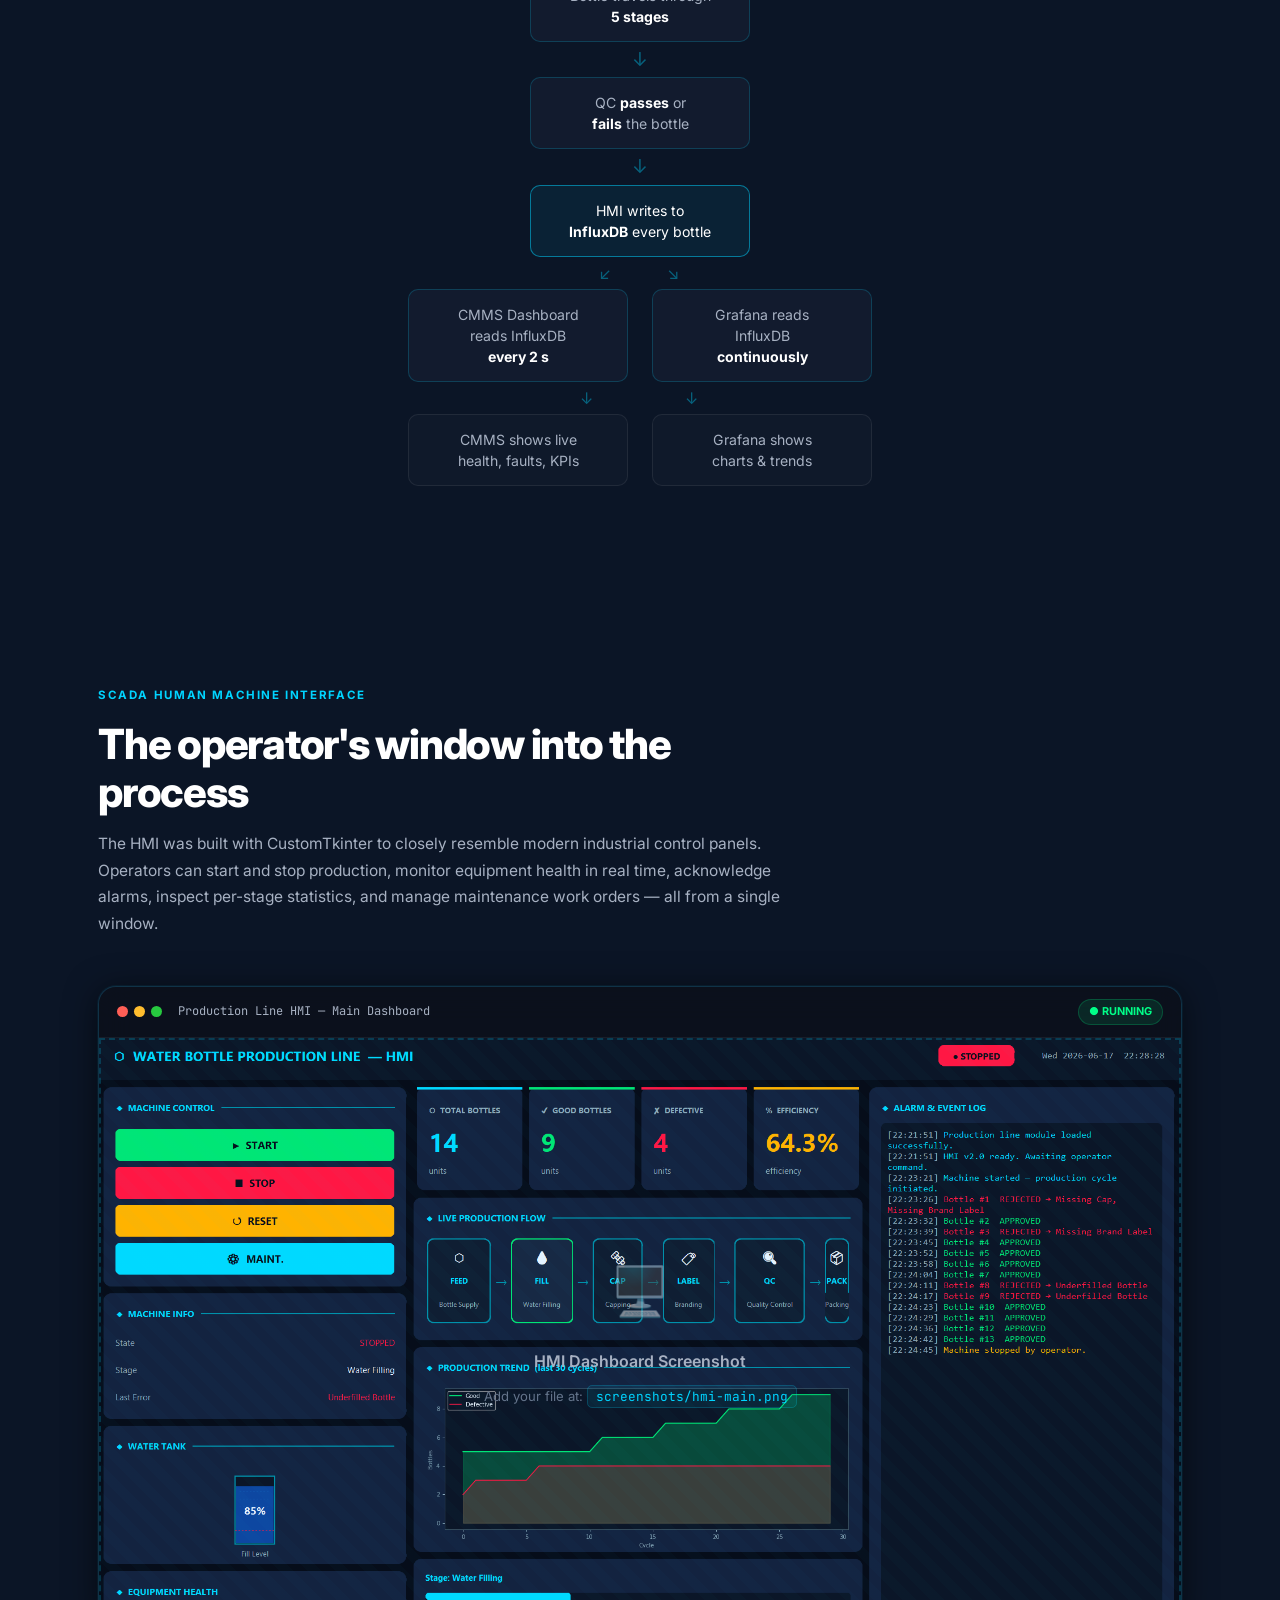
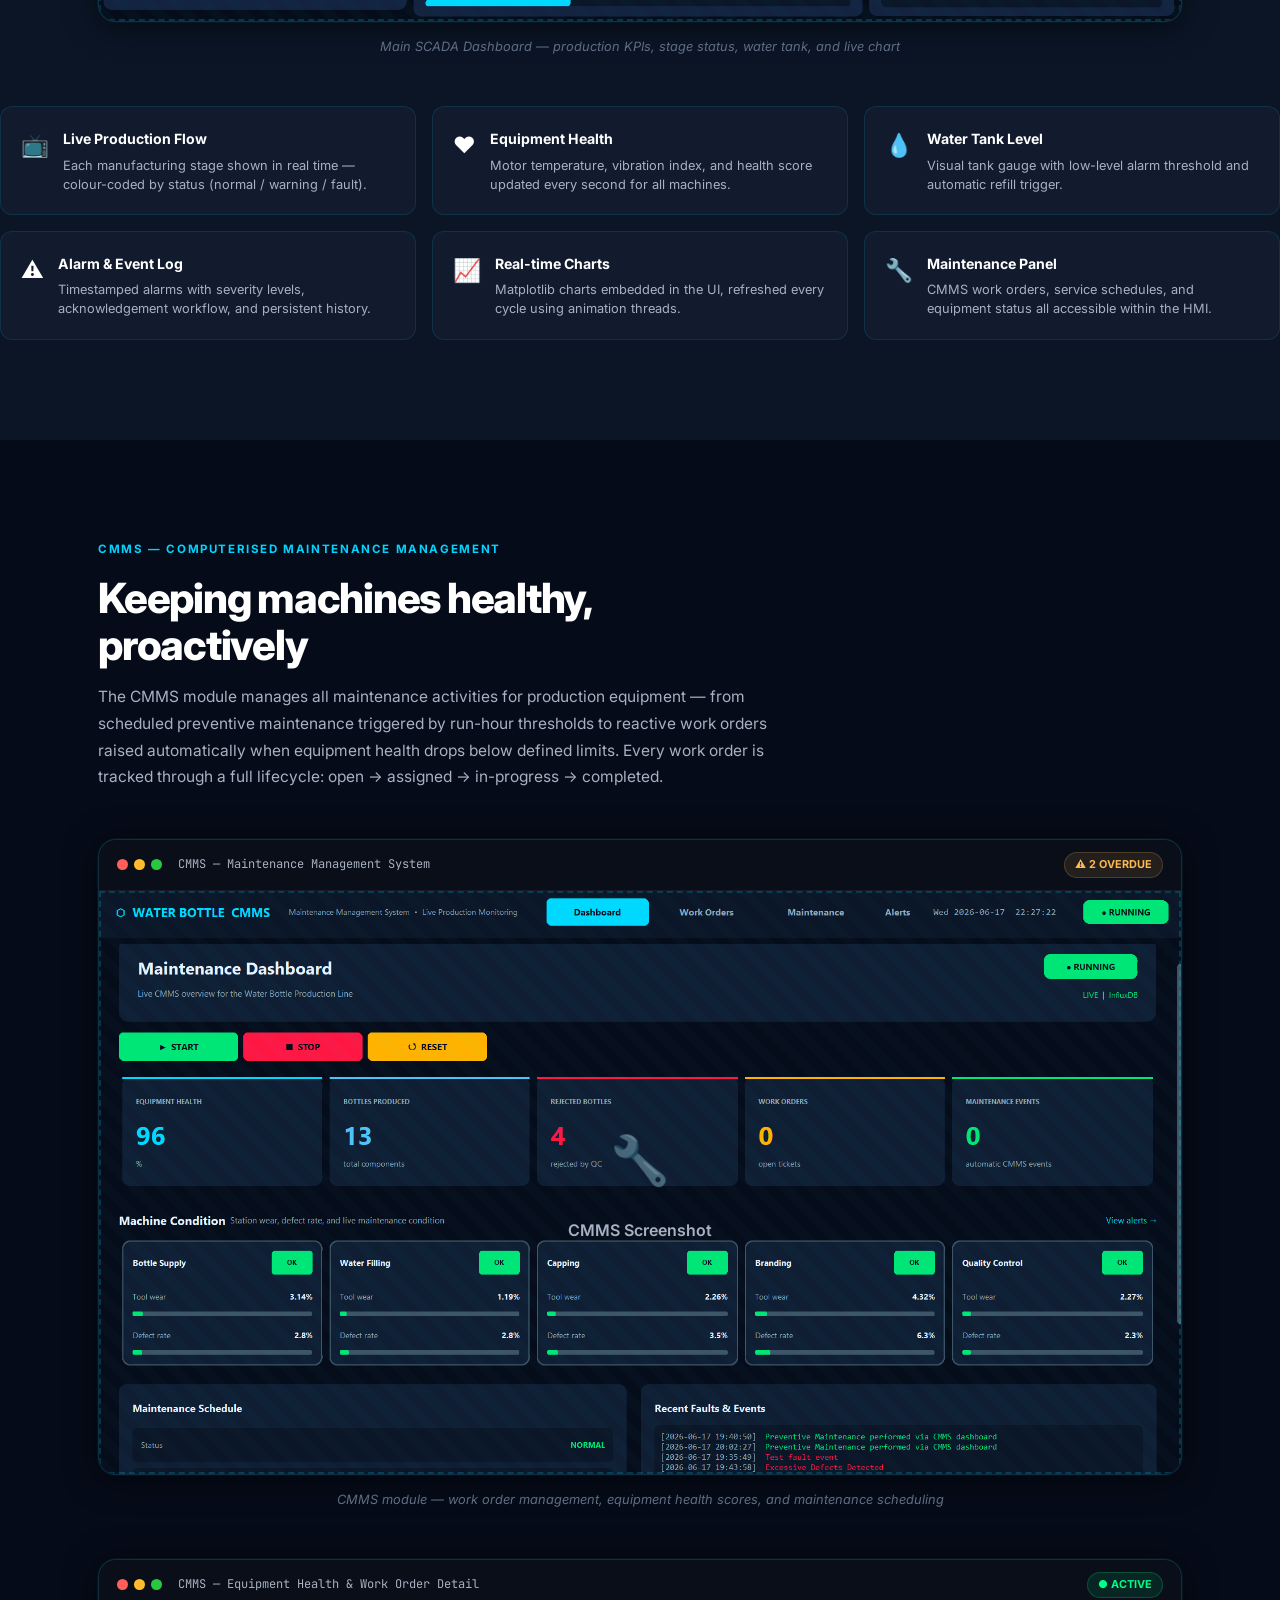
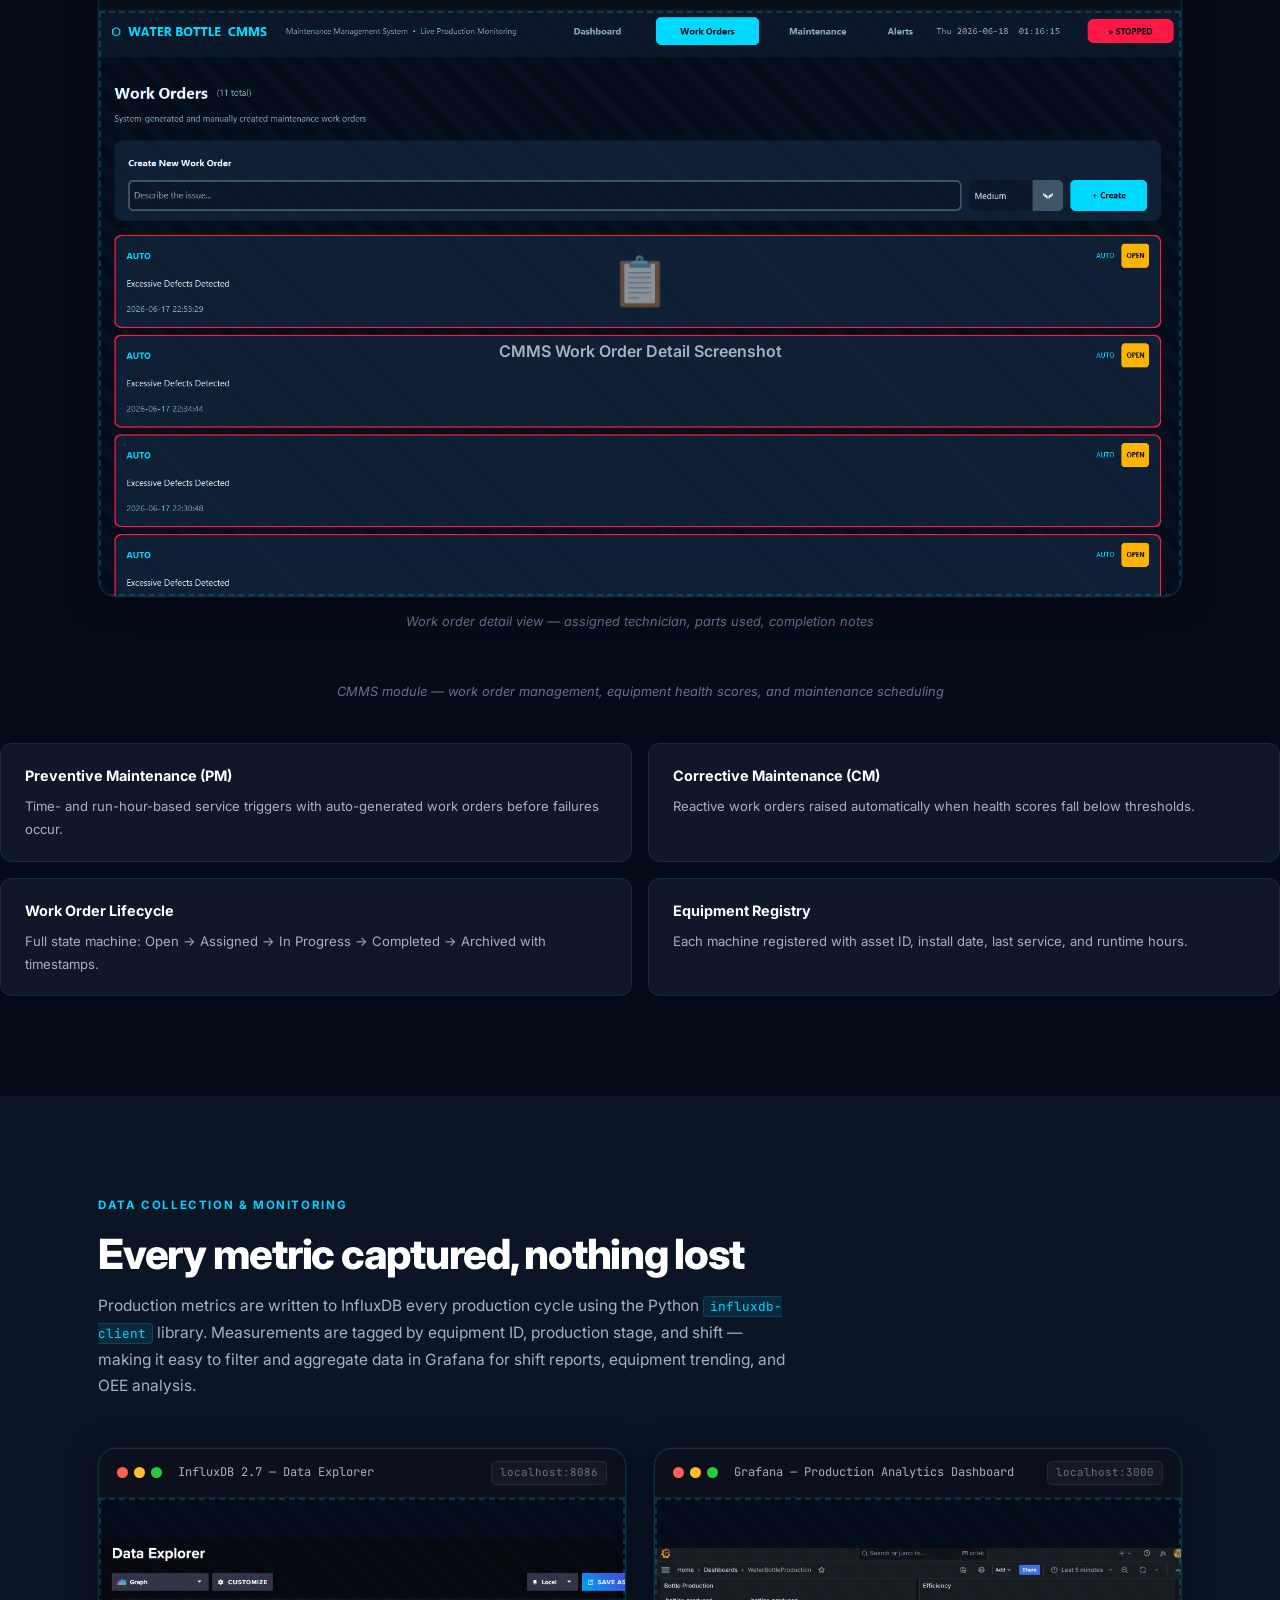
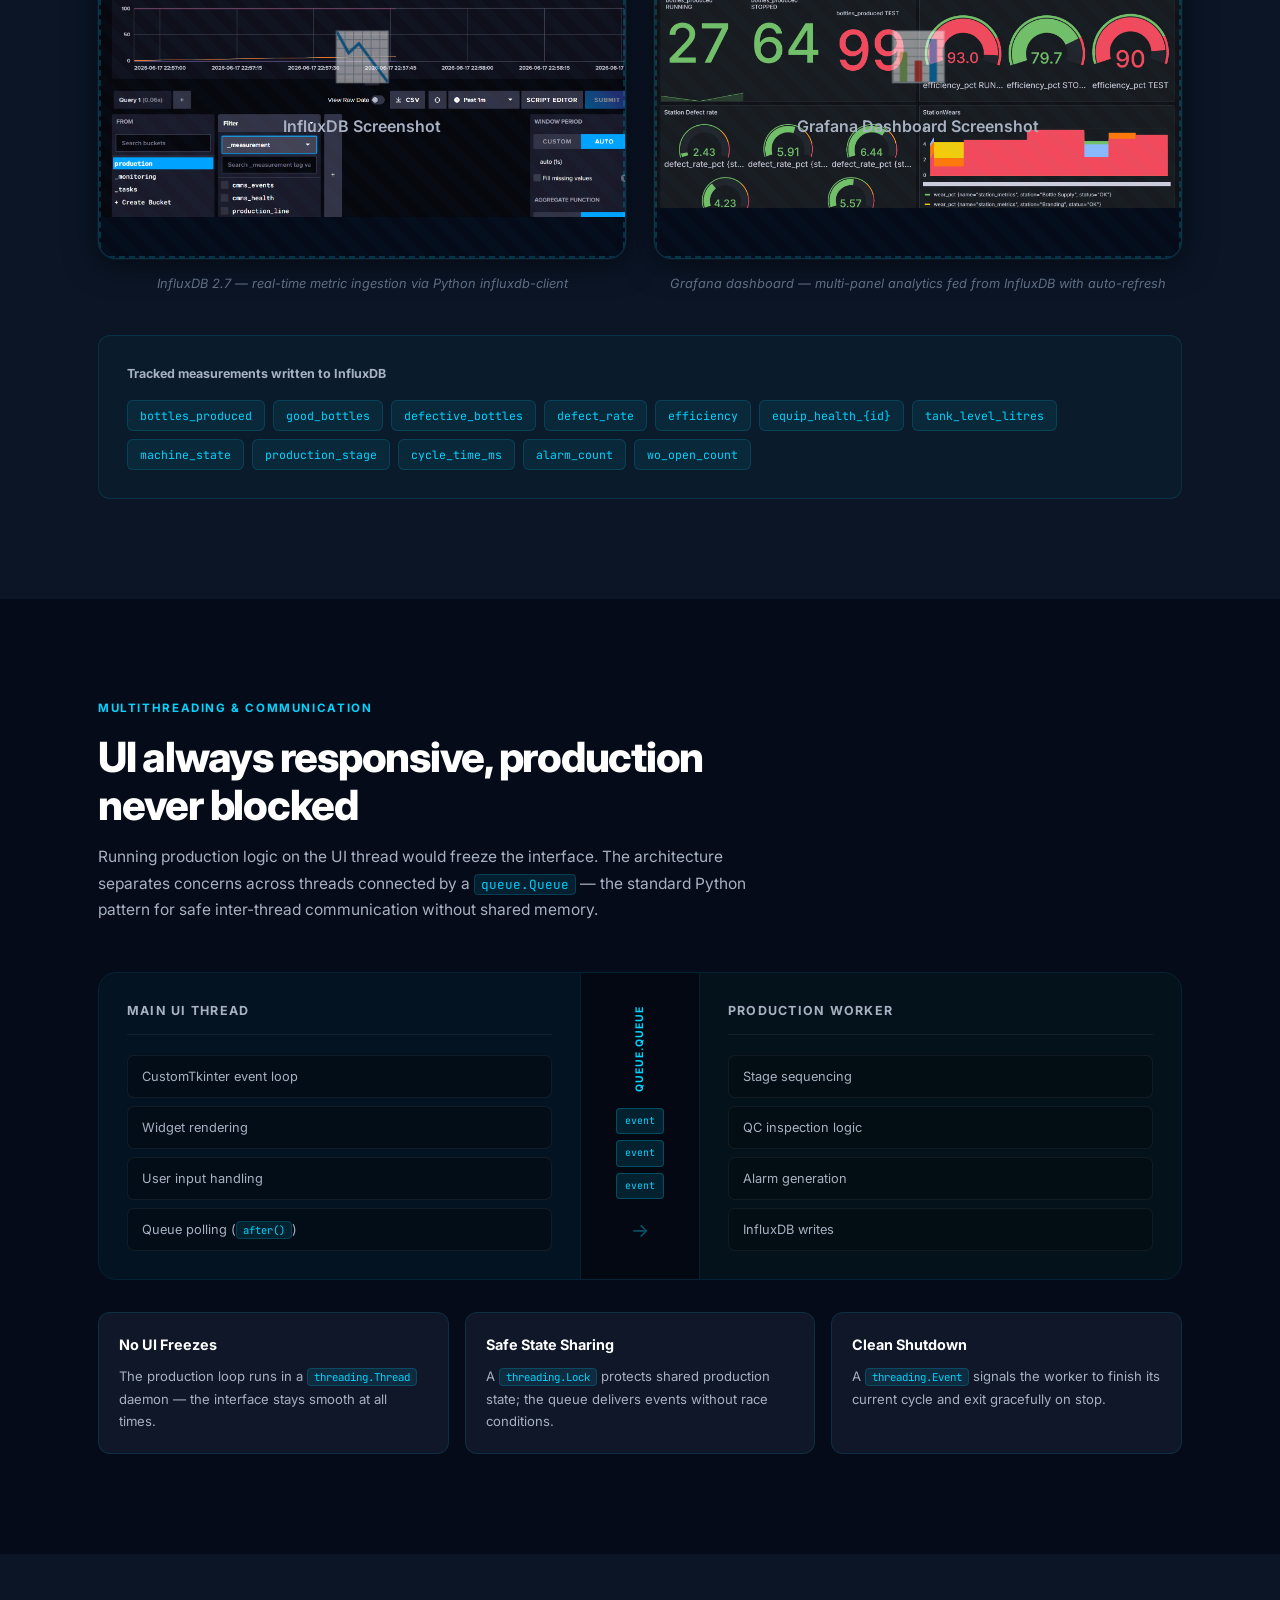
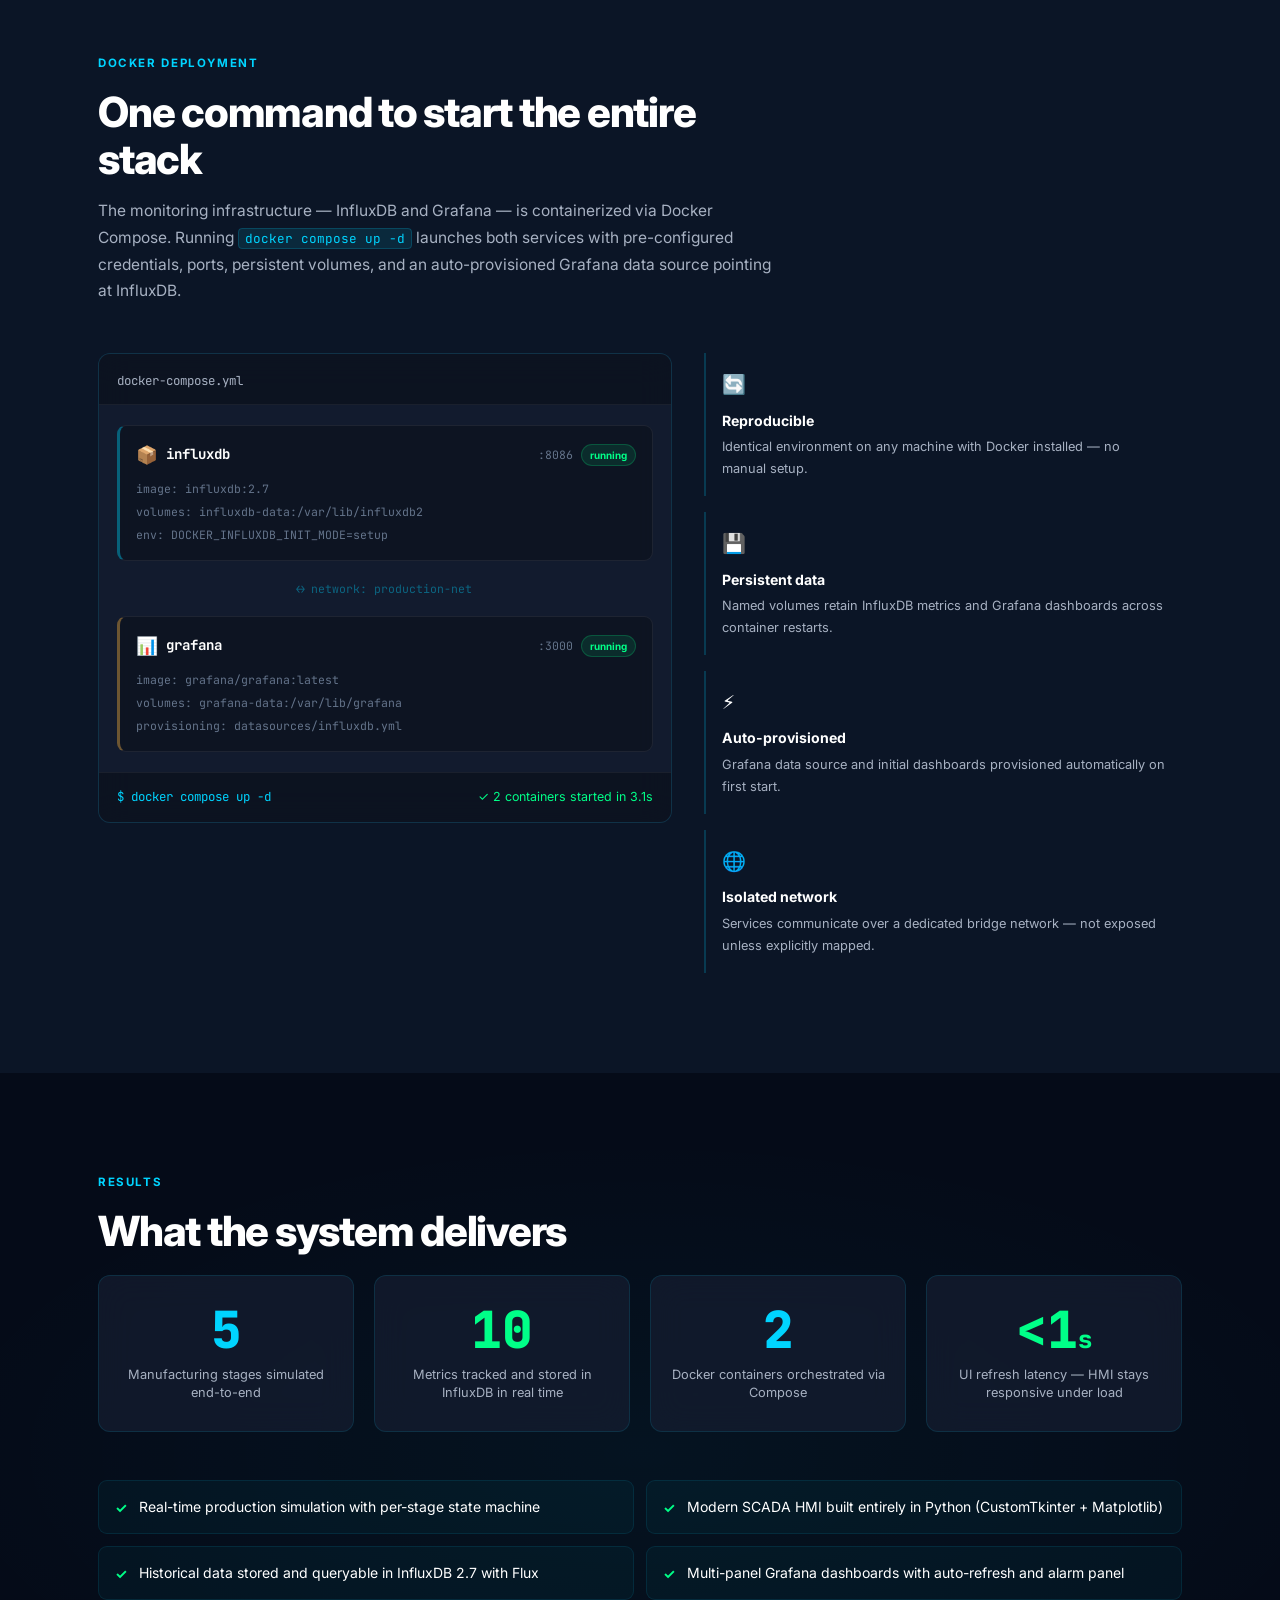
<file: waterbottle.html>
<!DOCTYPE html>
<html lang="en">
<head>
  <meta charset="UTF-8" />
  <meta name="viewport" content="width=device-width, initial-scale=1.0" />
  <title>Water Bottle Production Line — System</title>
  <meta name="description" content="A simulated industrial water bottle production line featuring a Python SCADA HMI, InfluxDB, Grafana, Docker, and real-time monitoring." />
  <link rel="preconnect" href="https://fonts.googleapis.com" />
  <link rel="preconnect" href="https://fonts.gstatic.com" crossorigin />
  <link href="https://fonts.googleapis.com/css2?family=Inter:ital,wght@0,300;0,400;0,500;0,600;0,700;0,800;0,900;1,400&family=JetBrains+Mono:wght@400;500;600&display=swap" rel="stylesheet" />
  <link rel="stylesheet" href="waterbottle.css" />
</head>
<body>

  <!-- ── NAV ────────────────────────────── -->
  <nav class="nav" id="nav">
    <div class="nav-inner">
      <a href="index.html" class="nav-back">
        <svg width="16" height="16" viewBox="0 0 16 16" fill="none"><path d="M10 3L5 8l5 5" stroke="currentColor" stroke-width="1.6" stroke-linecap="round" stroke-linejoin="round"/></svg>
        Back to Portfolio
      </a>
      <span class="nav-title">Water Bottle SCADA</span>
      <a href="https://github.com/EFaraja/WaterBottleProductionLine" target="_blank" rel="noopener" class="nav-gh">
        <svg width="16" height="16" viewBox="0 0 16 16" fill="none"><path d="M8 1C4.13 1 1 4.13 1 8c0 3.09 2.01 5.72 4.79 6.65.35.06.48-.15.48-.34v-1.19c-1.95.42-2.36-.94-2.36-.94-.32-.81-.78-1.02-.78-1.02-.64-.44.05-.43.05-.43.7.05 1.07.72 1.07.72.63 1.07 1.65.76 2.05.58.06-.45.25-.76.45-.94-1.56-.18-3.19-.78-3.19-3.46 0-.76.27-1.39.72-1.87-.07-.18-.31-.89.07-1.85 0 0 .59-.19 1.93.72A6.73 6.73 0 018 4.88c.6 0 1.2.08 1.76.24 1.34-.91 1.93-.72 1.93-.72.38.96.14 1.67.07 1.85.45.48.72 1.11.72 1.87 0 2.68-1.63 3.27-3.19 3.46.25.22.48.65.48 1.31v1.95c0 .19.13.41.48.34C12.99 11.72 15 9.09 15 6c0-3.87-3.13-7-7-7z" fill="currentColor"/></svg>
        View on GitHub
      </a>
    </div>
  </nav>

  <!-- ── HERO ───────────────────────────── -->
  <header class="hero" id="hero">
    <canvas class="hero-canvas" id="heroCanvas"></canvas>
    <div class="hero-overlay"></div>
    <div class="hero-content">
      <div class="hero-meta reveal">
        <span class="hero-tag">University Project</span>
        <span class="hero-tag">Industry 4.0</span>
        <span class="hero-tag">Python · Docker · Grafana</span>
      </div>
      <h1 class="hero-title reveal">
        Water Bottle<br>Production Line
        <span class="hero-title-sub">Monitoring &amp; SCADA System</span>
      </h1>
      <p class="hero-desc reveal">
        A simulated industrial production line built in Python — featuring a full SCADA HMI, real-time InfluxDB telemetry, Grafana dashboards, multi-threaded architecture, and Docker containerization. Designed to mirror real Industry 4.0 manufacturing environments.
      </p>
      <div class="hero-actions reveal">
        <a href="https://github.com/EFaraja/WaterBottleProductionLine" target="_blank" rel="noopener" class="btn btn-primary">
          <svg width="15" height="15" viewBox="0 0 16 16" fill="none"><path d="M8 1C4.13 1 1 4.13 1 8c0 3.09 2.01 5.72 4.79 6.65.35.06.48-.15.48-.34v-1.19c-1.95.42-2.36-.94-2.36-.94-.32-.81-.78-1.02-.78-1.02-.64-.44.05-.43.05-.43.7.05 1.07.72 1.07.72.63 1.07 1.65.76 2.05.58.06-.45.25-.76.45-.94-1.56-.18-3.19-.78-3.19-3.46 0-.76.27-1.39.72-1.87-.07-.18-.31-.89.07-1.85 0 0 .59-.19 1.93.72A6.73 6.73 0 018 4.88c.6 0 1.2.08 1.76.24 1.34-.91 1.93-.72 1.93-.72.38.96.14 1.67.07 1.85.45.48.72 1.11.72 1.87 0 2.68-1.63 3.27-3.19 3.46.25.22.48.65.48 1.31v1.95c0 .19.13.41.48.34C12.99 11.72 15 9.09 15 6c0-3.87-3.13-7-7-7z" fill="currentColor"/></svg>
          GitHub Repository
        </a>
        <a href="#overview" class="btn btn-ghost">
          Explore Project
          <svg width="15" height="15" viewBox="0 0 16 16" fill="none"><path d="M8 3v10M4 9l4 4 4-4" stroke="currentColor" stroke-width="1.6" stroke-linecap="round" stroke-linejoin="round"/></svg>
        </a>
      </div>
    </div>

    <!-- Hero visual — animated pipeline -->
    <div class="hero-visual reveal">
      <div class="pipeline-scene">
        <div class="pipeline-header">
          <div class="win-dot r"></div><div class="win-dot y"></div><div class="win-dot g"></div>
          <span class="pipeline-label">Production Line — LIVE</span>
          <span class="status-pill">● RUNNING</span>
        </div>
        <div class="pipeline-body">
          <div class="stage-row">
            <div class="stage-card">
              <div class="stage-icon">🧪</div>
              <div class="stage-name">Bottle Supply</div>
              <div class="stage-val cyan">147 <span>units</span></div>
            </div>
            <div class="stage-arrow">→</div>
            <div class="stage-card">
              <div class="stage-icon">💧</div>
              <div class="stage-name">Water Fill</div>
              <div class="stage-val cyan">500 <span>mL</span></div>
            </div>
            <div class="stage-arrow">→</div>
            <div class="stage-card">
              <div class="stage-icon">🔩</div>
              <div class="stage-name">Capping</div>
              <div class="stage-val green">100%</div>
            </div>
            <div class="stage-arrow">→</div>
            <div class="stage-card">
              <div class="stage-icon">🏷️</div>
              <div class="stage-name">Branding</div>
              <div class="stage-val green">Active</div>
            </div>
            <div class="stage-arrow">→</div>
            <div class="stage-card">
              <div class="stage-icon">✅</div>
              <div class="stage-name">QC Pass</div>
              <div class="stage-val green">98.4%</div>
            </div>
            <div class="stage-arrow">→</div>
            <div class="stage-card">
              <div class="stage-icon">📦</div>
              <div class="stage-name">Packaging</div>
              <div class="stage-val cyan">24 <span>done</span></div>
            </div>
          </div>
          <div class="flow-track"><div class="flow-bead"></div></div>
          <div class="pipeline-stats">
            <div class="pstat"><span class="pstat-n" data-target="147">0</span><span class="pstat-l">Bottles Produced</span></div>
            <div class="pstat"><span class="pstat-n">98.4<span style="font-size:1rem">%</span></span><span class="pstat-l">Efficiency</span></div>
            <div class="pstat"><span class="pstat-n" data-target="3">0</span><span class="pstat-l">Active Alarms</span></div>
            <div class="pstat"><span class="pstat-n">4.7<span style="font-size:1rem">h</span></span><span class="pstat-l">Uptime</span></div>
          </div>
        </div>
      </div>
    </div>

    <div class="hero-scroll">
      <div class="scroll-track"><div class="scroll-thumb"></div></div>
    </div>
  </header>

  <!-- ── OVERVIEW ───────────────────────── -->
  <section class="proj-section" id="overview">
    <div class="container">
      <div class="section-label reveal">Project Overview</div>
      <div class="overview-grid">
        <div class="overview-text reveal">
          <h2 class="section-heading">Simulating an Industry 4.0 Production Floor</h2>
          <p>The production line simulates the complete lifecycle of a water bottle across six manufacturing stages, from raw bottle supply through water filling, capping, branding, quality control, and final packaging.</p>
          <p>The system continuously monitors production performance, equipment health, water tank levels, maintenance schedules, and defective products — surfacing all data through an interactive SCADA-style dashboard built entirely in Python.</p>
        </div>
        <div class="overview-meta reveal">
          <div class="meta-block glass-card">
            <div class="meta-row"><span class="meta-k">Role</span><span class="meta-v">Solo Developer</span></div>
            <div class="meta-row"><span class="meta-k">Year</span><span class="meta-v">2026</span></div>
            <div class="meta-row"><span class="meta-k">Context</span><span class="meta-v">SRH University of Applied Sciences</span></div>
            <div class="meta-row"><span class="meta-k">Duration</span><span class="meta-v">~3 weeks</span></div>
            <div class="meta-row"><span class="meta-k">Lines of Code</span><span class="meta-v">+2,000</span></div>
          </div>
          <div class="tech-chips">
            <span class="chip">Python</span><span class="chip">CustomTkinter</span><span class="chip">Matplotlib</span>
            <span class="chip">InfluxDB 2.7</span><span class="chip">Grafana</span><span class="chip">Docker</span>
            <span class="chip">Multithreading</span><span class="chip">Queue</span>
          </div>
        </div>
      </div>

      <!-- Process diagram -->
      <div class="process-diagram reveal">
        <div class="process-label">Manufacturing Process — 6 Stages</div>
        <div class="process-stages">
          <div class="proc-stage">
            <div class="proc-num">01</div>
            <div class="proc-icon">🧪</div>
            <div class="proc-name">Bottle Supply</div>
            <p class="proc-desc">Raw PET bottles fed into the line from storage</p>
          </div>
          <div class="proc-connector"></div>
          <div class="proc-stage">
            <div class="proc-num">02</div>
            <div class="proc-icon">💧</div>
            <div class="proc-name">Water Fill</div>
            <p class="proc-desc">500mL purified water dispensed per bottle</p>
          </div>
          <div class="proc-connector"></div>
          <div class="proc-stage">
            <div class="proc-num">03</div>
            <div class="proc-icon">🔩</div>
            <div class="proc-name">Capping</div>
            <p class="proc-desc">Automated torque-controlled cap placement</p>
          </div>
          <div class="proc-connector"></div>
          <div class="proc-stage">
            <div class="proc-num">04</div>
            <div class="proc-icon">🏷️</div>
            <div class="proc-name">Branding</div>
            <p class="proc-desc">Label application with orientation detection</p>
          </div>
          <div class="proc-connector"></div>
          <div class="proc-stage">
            <div class="proc-num">05</div>
            <div class="proc-icon">🔍</div>
            <div class="proc-name">Quality Control</div>
            <p class="proc-desc">Vision-simulated inspection, defect rejection</p>
          </div>
          <div class="proc-connector"></div>
          <div class="proc-stage">
            <div class="proc-num">06</div>
            <div class="proc-icon">📦</div>
            <div class="proc-name">Packaging</div>
            <p class="proc-desc">Batch grouping and palletization output</p>
          </div>
        </div>
      </div>
    </div>
  </section>

  <!-- ── CHALLENGE ──────────────────────── -->
  <section class="proj-section dark-section" id="challenge">
    <div class="container">
      <div class="section-label reveal">The Challenge</div>
      <div class="challenge-grid">
        <div class="challenge-text reveal">
          <h2 class="section-heading">Bridging software and the factory floor</h2>
          <p>Industrial production systems require reliable, low-latency communication between machines, human operators, and monitoring platforms. The challenge was to build a software architecture that faithfully simulates real factory operations while maintaining UI responsiveness, data integrity, and real-time visibility — entirely in Python.</p>
          <p>Running production logic on the same thread as the GUI would cause the interface to freeze. Storing metrics in a flat file wouldn't support time-series analytics. A single-process deployment would fail to mirror the multi-service nature of real industrial stacks.</p>
        </div>
        <div class="challenge-objectives reveal">
          <h3 class="obj-heading">Key objectives</h3>
          <ul class="obj-list">
            <li>
              <span class="obj-icon">⚡</span>
              <div><strong>Real-time monitoring</strong> — sub-second metric updates without UI lag</div>
            </li>
            <li>
              <span class="obj-icon">🔍</span>
              <div><strong>Quality control simulation</strong> — automated defect detection per bottle</div>
            </li>
            <li>
              <span class="obj-icon">🔧</span>
              <div><strong>Maintenance tracking</strong> — CMMS with scheduled and reactive work orders</div>
            </li>
            <li>
              <span class="obj-icon">💾</span>
              <div><strong>Data persistence</strong> — time-series metrics stored in InfluxDB</div>
            </li>
            <li>
              <span class="obj-icon">📊</span>
              <div><strong>Analytics dashboards</strong> — Grafana for historical trend analysis</div>
            </li>
            <li>
              <span class="obj-icon">🐳</span>
              <div><strong>Containerized deployment</strong> — one-command startup via Docker Compose</div>
            </li>
          </ul>
        </div>
      </div>
    </div>
  </section>

  <!-- ── ARCHITECTURE ───────────────────── -->
  <section class="proj-section" id="architecture">
    <div class="container">
      <div class="section-label reveal">Software Architecture</div>
      <h2 class="section-heading reveal">Four-layer industrial stack</h2>
      <p class="section-sub reveal">The system follows a layered architecture inspired by real industrial control systems — each layer with a distinct responsibility and clean interface to the ones above and below.</p>

      <div class="arch-visual reveal">
        <div class="arch-layers">
          <div class="arch-layer layer-app">
            <div class="layer-tag">Application Layer</div>
            <div class="layer-nodes">
              <div class="layer-node">
                <span class="lnode-icon">🖥️</span>
                <span class="lnode-name">CustomTkinter<br>SCADA HMI</span>
              </div>
              <div class="layer-node">
                <span class="lnode-icon">⚙️</span>
                <span class="lnode-name">Production<br>Worker Thread</span>
              </div>
              <div class="layer-node">
                <span class="lnode-icon">🔍</span>
                <span class="lnode-name">Quality Control<br>Logic</span>
              </div>
              <div class="layer-node">
                <span class="lnode-icon">🔧</span>
                <span class="lnode-name">CMMS Maintenance<br>System</span>
              </div>
            </div>
          </div>
          <div class="layer-divider">
            <svg width="100%" height="20" viewBox="0 0 800 20" preserveAspectRatio="none"><line x1="0" y1="10" x2="800" y2="10" stroke="rgba(0,212,255,0.2)" stroke-width="1" stroke-dasharray="6 4"/></svg>
            <div class="layer-arrows">
              <div class="l-arrow">↓ queue.Queue events</div>
              <div class="l-arrow">↑ UI state updates</div>
            </div>
          </div>
          <div class="arch-layer layer-comm">
            <div class="layer-tag">Communication Layer</div>
            <div class="layer-nodes">
              <div class="layer-node">
                <span class="lnode-icon">📨</span>
                <span class="lnode-name">queue.Queue<br>Events</span>
              </div>
              <div class="layer-node">
                <span class="lnode-icon">🔒</span>
                <span class="lnode-name">Thread<br>Sync (Lock)</span>
              </div>
              <div class="layer-node">
                <span class="lnode-icon">🌐</span>
                <span class="lnode-name">HTTP POST<br>to InfluxDB</span>
              </div>
            </div>
          </div>
          <div class="layer-divider">
            <svg width="100%" height="20" viewBox="0 0 800 20" preserveAspectRatio="none"><line x1="0" y1="10" x2="800" y2="10" stroke="rgba(0,212,255,0.2)" stroke-width="1" stroke-dasharray="6 4"/></svg>
            <div class="layer-arrows">
              <div class="l-arrow">↓ write metrics</div>
              <div class="l-arrow">↑ query history</div>
            </div>
          </div>
          <div class="arch-layer layer-data">
            <div class="layer-tag">Data Layer</div>
            <div class="layer-nodes">
              <div class="layer-node">
                <span class="lnode-icon">📉</span>
                <span class="lnode-name">InfluxDB 2.7<br>Time-Series DB</span>
              </div>
              <div class="layer-node">
                <span class="lnode-icon">📊</span>
                <span class="lnode-name">Grafana<br>Analytics</span>
              </div>
            </div>
          </div>
          <div class="layer-divider">
            <svg width="100%" height="20" viewBox="0 0 800 20" preserveAspectRatio="none"><line x1="0" y1="10" x2="800" y2="10" stroke="rgba(0,212,255,0.2)" stroke-width="1" stroke-dasharray="6 4"/></svg>
            <div class="layer-arrows">
              <div class="l-arrow">containers orchestrated by Docker Compose</div>
            </div>
          </div>
          <div class="arch-layer layer-infra">
            <div class="layer-tag">Infrastructure Layer</div>
            <div class="layer-nodes">
              <div class="layer-node">
                <span class="lnode-icon">🐳</span>
                <span class="lnode-name">Docker<br>Compose</span>
              </div>
              <div class="layer-node">
                <span class="lnode-icon">📦</span>
                <span class="lnode-name">InfluxDB<br>Container</span>
              </div>
              <div class="layer-node">
                <span class="lnode-icon">📦</span>
                <span class="lnode-name">Grafana<br>Container</span>
              </div>
              <div class="layer-node">
                <span class="lnode-icon">💽</span>
                <span class="lnode-name">Persistent<br>Volumes</span>
              </div>
            </div>
          </div>
        </div>
      </div>
    </div>
  </section>

  <!-- ── SYSTEM FLOW ──────────────────────── -->
  <section class="proj-section dark-section" id="system-flow">
    <div class="container">
      <div class="section-label reveal">System Flow</div>
      <h2 class="section-heading reveal">From a button press to a Grafana chart</h2>
      <p class="section-sub reveal">Every component has a single job. Here's how they connect — from the entry point down to the database and back.</p>

      <!-- File / Module Tree -->
      <div class="sf-tree-wrap reveal">
        <div class="sf-tree-header">
          <div class="win-dot r"></div><div class="win-dot y"></div><div class="win-dot g"></div>
          <span class="sf-tree-title">Module Structure</span>
        </div>
        <pre class="sf-tree-body"><span class="tree-file">launcher.py</span>          <span class="tree-comment">← entry point, starts everything</span>
<span class="tree-branch">│</span>
<span class="tree-branch">├──</span> <span class="tree-file">hmi.py</span>           <span class="tree-comment">← HMI window (operator controls production)</span>
<span class="tree-branch">│   ├──</span> <span class="tree-file">production_line.py</span>   <span class="tree-comment">← the machine logic</span>
<span class="tree-branch">│   │   ├──</span> <span class="tree-file">bottle.py</span>        <span class="tree-comment">← a single bottle object</span>
<span class="tree-branch">│   │   ├──</span> <span class="tree-file">quality_control.py</span> <span class="tree-comment">← inspects each bottle</span>
<span class="tree-branch">│   │   ├──</span> <span class="tree-file">cmms.py</span>          <span class="tree-comment">← tracks health, faults, work orders</span>
<span class="tree-branch">│   │   └──</span> <span class="tree-file">database/influx_client.py</span> <span class="tree-comment">← writes to InfluxDB</span>
<span class="tree-branch">│</span>
<span class="tree-branch">└──</span> <span class="tree-file">cmms_dashboard.py</span>  <span class="tree-comment">← CMMS window (reads from InfluxDB)</span>
<span class="tree-branch">    └──</span> <span class="tree-file">database/influx_client.py</span>  <span class="tree-comment">← reads from InfluxDB</span></pre>
      </div>

      <!-- Steps -->
      <div class="sf-steps reveal">

        <div class="sf-step glass-card">
          <div class="sf-step-num">01</div>
          <div class="sf-step-body">
            <h3 class="sf-step-title">You run <code>launcher.py</code></h3>
            <p>It opens two separate windows using <code>subprocess</code>:</p>
            <ul class="sf-list">
              <li><strong>Window 1:</strong> <code>hmi.py</code> — the operator panel</li>
              <li><strong>Window 2:</strong> <code>cmms_dashboard.py</code> — the monitoring dashboard</li>
            </ul>
            <p class="sf-note">They are two separate Python processes. InfluxDB is the bridge between them.</p>
          </div>
        </div>

        <div class="sf-step glass-card">
          <div class="sf-step-num">02</div>
          <div class="sf-step-body">
            <h3 class="sf-step-title">The HMI (<code>hmi.py</code>) controls everything</h3>
            <p>When you press <strong>START</strong>, this happens every second:</p>
            <div class="sf-code-block">
              <span class="sc-comment">START button pressed</span>
              <span class="sc-arrow">→</span> <span class="sc-fn">line.start()</span>          <span class="sc-comment">sets machine_state = "RUNNING"</span>
              <span class="sc-arrow">→</span> <span class="sc-fn">auto_produce()</span> <span class="sc-text">loop begins</span>
                  <span class="sc-arrow">→</span> <span class="sc-fn">line.process_bottle()</span> <span class="sc-text">called every second</span>
            </div>
            <p><code>process_bottle()</code> moves each bottle through 5 stages one step at a time:</p>
            <div class="sf-stage-table">
              <div class="sst-row sst-head">
                <span>Stage</span>
                <span>What happens</span>
              </div>
              <div class="sst-row">
                <span class="sst-stage">Bottle Supply</span>
                <span><code>bottle.has_bottle = True</code></span>
              </div>
              <div class="sst-row">
                <span class="sst-stage">Water Filling</span>
                <span>95% chance <code>bottle.filled = True</code></span>
              </div>
              <div class="sst-row">
                <span class="sst-stage">Capping</span>
                <span>97% chance <code>bottle.capped = True</code></span>
              </div>
              <div class="sst-row">
                <span class="sst-stage">Branding</span>
                <span>96% chance <code>bottle.branded = True</code></span>
              </div>
              <div class="sst-row">
                <span class="sst-stage">Quality Control</span>
                <span><code>QualityControl.inspect(bottle)</code> — checks all 4 flags</span>
              </div>
            </div>
            <p class="sf-note">At Quality Control, if any flag is <code>False</code>, the bottle is marked defective with a reason like "Missing Cap".</p>
          </div>
        </div>

        <div class="sf-step glass-card">
          <div class="sf-step-num">03</div>
          <div class="sf-step-body">
            <h3 class="sf-step-title">What happens after QC</h3>
            <div class="sf-outcome-grid">
              <div class="sf-outcome pass">
                <div class="sf-outcome-label">✓ Bottle passes</div>
                <ul class="sf-list">
                  <li><code>good_bottles += 1</code></li>
                  <li>Data is pushed to InfluxDB</li>
                </ul>
              </div>
              <div class="sf-outcome fail">
                <div class="sf-outcome-label">✗ Bottle fails</div>
                <ul class="sf-list">
                  <li><code>defective_bottles += 1</code></li>
                  <li><code>cmms.record_defect()</code> — equipment health drops by 1 point</li>
                  <li>If 5+ defectives: <code>cmms.report_fault()</code> — creates a work order, logs the fault, stops the machine</li>
                </ul>
              </div>
            </div>
          </div>
        </div>

        <div class="sf-step glass-card">
          <div class="sf-step-num">04</div>
          <div class="sf-step-body">
            <h3 class="sf-step-title">Every bottle pushes two data packets to InfluxDB</h3>
            <div class="sf-measurements">
              <div class="sf-meas">
                <div class="sf-meas-name"># Measurement 1: <span class="sf-meas-key">production_line</span></div>
                <div class="sf-meas-fields">bottles_produced, good_bottles, defective_bottles, efficiency_pct, <span class="sf-tag">machine_state (tag)</span></div>
              </div>
              <div class="sf-meas">
                <div class="sf-meas-name"># Measurement 2: <span class="sf-meas-key">cmms_health</span></div>
                <div class="sf-meas-fields">equipment_health, maintenance_status, work_orders_open, total_maintenance_actions</div>
              </div>
              <div class="sf-meas sf-meas-fault">
                <div class="sf-meas-name"># Measurement 3: <span class="sf-meas-key">cmms_events</span> <span class="sf-meas-when">(on fault / maintenance)</span></div>
                <div class="sf-meas-fields"><span class="sf-tag">event_type (tag: "fault" or "maintenance")</span>, message</div>
              </div>
            </div>
          </div>
        </div>

        <div class="sf-step glass-card">
          <div class="sf-step-num">05</div>
          <div class="sf-step-body">
            <h3 class="sf-step-title">The CMMS Dashboard reads from InfluxDB every 2 seconds</h3>
            <p><code>update_ui()</code> runs on a 2-second timer. It calls <code>InfluxReader</code> which queries InfluxDB:</p>
            <div class="sf-decision">
              <div class="sf-decision-node">InfluxDB online?</div>
              <div class="sf-decision-branches">
                <div class="sf-branch yes">
                  <div class="sf-branch-label green">YES</div>
                  <ul class="sf-list">
                    <li>Read <code>production_line</code> + <code>cmms_health</code> + <code>cmms_events</code></li>
                    <li>Show <span class="sf-badge-live">● LIVE · InfluxDB</span> in green</li>
                    <li>KPIs reflect HMI's real data</li>
                    <li>Status pill shows HMI's <code>machine_state</code></li>
                  </ul>
                </div>
                <div class="sf-branch no">
                  <div class="sf-branch-label yellow">NO</div>
                  <ul class="sf-list">
                    <li>Fall back to its own offline simulator</li>
                    <li>Show <span class="sf-badge-sim">SIMULATOR (InfluxDB offline)</span> in amber</li>
                    <li>Each app runs independently</li>
                  </ul>
                </div>
              </div>
            </div>
            <p class="sf-note">The CMMS also pushes station metrics (simulated wear per station) back to InfluxDB so Grafana can visualise them.</p>
          </div>
        </div>

        <div class="sf-step glass-card">
          <div class="sf-step-num">06</div>
          <div class="sf-step-body">
            <h3 class="sf-step-title">The CMMS (<code>cmms.py</code>) tracks machine health</h3>
            <p>The CMMS class is owned by <code>ProductionLine</code> inside the HMI process. It tracks:</p>
            <div class="sf-attr-table">
              <div class="sat-row sat-head"><span>Attribute</span><span>What it means</span></div>
              <div class="sat-row"><span class="sat-attr">equipment_health</span><span>Starts at 100, drops by 1 per defect</span></div>
              <div class="sat-row"><span class="sat-attr">maintenance_status</span><span>NORMAL → WARNING → DUE</span></div>
              <div class="sat-row"><span class="sat-attr">work_orders</span><span>List of fault tickets with OPEN / CLOSED status</span></div>
              <div class="sat-row"><span class="sat-attr">fault_history</span><span>Every fault ever recorded</span></div>
              <div class="sat-row"><span class="sat-attr">maintenance_history</span><span>Every maintenance action performed</span></div>
            </div>
            <p class="sf-note">When you press <strong>MAINT.</strong> in the HMI: <code>perform_maintenance()</code> resets health to 100, clears faults, schedules next maintenance in 30 days, and logs a maintenance event to InfluxDB.</p>
          </div>
        </div>

        <div class="sf-step glass-card">
          <div class="sf-step-num">07</div>
          <div class="sf-step-body">
            <h3 class="sf-step-title">Grafana connects directly to InfluxDB</h3>
            <p>Grafana reads the same measurements the HMI writes. Point Grafana at <code>localhost:8086</code>, org <code>SRH</code>, bucket <code>production</code>, and query any of:</p>
            <div class="sf-grafana-metrics">
              <div class="sf-gm-item"><span class="sf-gm-key">production_line</span><span class="sf-gm-desc">live bottle counts and efficiency</span></div>
              <div class="sf-gm-item"><span class="sf-gm-key">cmms_health</span><span class="sf-gm-desc">equipment health trend over time</span></div>
              <div class="sf-gm-item"><span class="sf-gm-key">cmms_events</span><span class="sf-gm-desc">fault and maintenance event timeline</span></div>
              <div class="sf-gm-item"><span class="sf-gm-key">station_metrics</span><span class="sf-gm-desc">per-station wear and defect rates (written by CMMS dashboard)</span></div>
            </div>
          </div>
        </div>

      </div>

      <!-- Summary Flow -->
      <div class="sf-summary reveal">
        <h3 class="sf-summary-title">Summary Flow</h3>
        <div class="sf-flow-chain">
          <div class="sf-flow-node">Operator presses<br><strong>START</strong> in HMI</div>
          <div class="sf-flow-arrow">↓</div>
          <div class="sf-flow-node">Bottle travels through<br><strong>5 stages</strong></div>
          <div class="sf-flow-arrow">↓</div>
          <div class="sf-flow-node">QC <strong>passes</strong> or<br><strong>fails</strong> the bottle</div>
          <div class="sf-flow-arrow">↓</div>
          <div class="sf-flow-node sf-flow-node--accent">HMI writes to<br><strong>InfluxDB</strong> every bottle</div>
          <div class="sf-flow-arrow sf-fork-arrow">↙ &nbsp; &nbsp; &nbsp; &nbsp; ↘</div>
          <div class="sf-flow-fork">
            <div class="sf-flow-node">CMMS Dashboard<br>reads InfluxDB<br><strong>every 2 s</strong></div>
            <div class="sf-flow-node">Grafana reads<br>InfluxDB<br><strong>continuously</strong></div>
          </div>
          <div class="sf-flow-arrow sf-fork-arrow">↓ &nbsp; &nbsp; &nbsp; &nbsp; &nbsp; &nbsp; &nbsp; ↓</div>
          <div class="sf-flow-fork">
            <div class="sf-flow-node sf-flow-node--dim">CMMS shows live<br>health, faults, KPIs</div>
            <div class="sf-flow-node sf-flow-node--dim">Grafana shows<br>charts &amp; trends</div>
          </div>
        </div>
      </div>

    </div>
  </section>

  <!-- ── HMI / SCADA ────────────────────── -->
  <section class="proj-section dark-section" id="hmi">
    <div class="container">
      <div class="section-label reveal">SCADA Human Machine Interface</div>
      <div class="hmi-intro reveal">
        <h2 class="section-heading">The operator's window into the process</h2>
        <p>The HMI was built with CustomTkinter to closely resemble modern industrial control panels. Operators can start and stop production, monitor equipment health in real time, acknowledge alarms, inspect per-stage statistics, and manage maintenance work orders — all from a single window.</p>
      </div>

      <!-- HMI Mock Screen 1 — Main dashboard -->
      <!-- HMI Screenshot -->
    <div class="screen-showcase reveal">
     <div class="screen-wrap glass-card">
      <div class="screen-bar">
       <div class="sb-dots"><span></span><span></span><span></span></div>
       <span class="sb-title">Production Line HMI — Main Dashboard</span>
       <span class="sb-status running">● RUNNING</span>
      </div>
      <div class="screenshot-container">
       <img
        src="images/HMI.png"
        alt="Water Bottle Production Line HMI Dashboard"
        class="project-screenshot"
        loading="lazy"
        />
       <div class="screenshot-placeholder" id="hmi-placeholder">
        <div class="ph-icon">🖥️</div>
        <p class="ph-title">HMI Dashboard Screenshot</p>
        <p class="ph-sub">Add your file at: <code>screenshots/hmi-main.png</code></p>
       </div>
      </div>
    </div>
  <p class="screen-caption">Main SCADA Dashboard — production KPIs, stage status, water tank, and live chart</p>
</div>

<!-- HMI Screenshot 2 (optional second view e.g. alarms or equipment tab) -->


      </div>

      <!-- HMI Features List -->
      <div class="hmi-features reveal">
        <div class="feat-item glass-card">
          <div class="feat-icon">📺</div>
          <div class="feat-text">
            <strong>Live Production Flow</strong>
            <p>Each manufacturing stage shown in real time — colour-coded by status (normal / warning / fault).</p>
          </div>
        </div>
        <div class="feat-item glass-card">
          <div class="feat-icon">❤️</div>
          <div class="feat-text">
            <strong>Equipment Health</strong>
            <p>Motor temperature, vibration index, and health score updated every second for all machines.</p>
          </div>
        </div>
        <div class="feat-item glass-card">
          <div class="feat-icon">💧</div>
          <div class="feat-text">
            <strong>Water Tank Level</strong>
            <p>Visual tank gauge with low-level alarm threshold and automatic refill trigger.</p>
          </div>
        </div>
        <div class="feat-item glass-card">
          <div class="feat-icon">⚠️</div>
          <div class="feat-text">
            <strong>Alarm &amp; Event Log</strong>
            <p>Timestamped alarms with severity levels, acknowledgement workflow, and persistent history.</p>
          </div>
        </div>
        <div class="feat-item glass-card">
          <div class="feat-icon">📈</div>
          <div class="feat-text">
            <strong>Real-time Charts</strong>
            <p>Matplotlib charts embedded in the UI, refreshed every cycle using animation threads.</p>
          </div>
        </div>
        <div class="feat-item glass-card">
          <div class="feat-icon">🔧</div>
          <div class="feat-text">
            <strong>Maintenance Panel</strong>
            <p>CMMS work orders, service schedules, and equipment status all accessible within the HMI.</p>
          </div>
        </div>
      </div>
    </div>
  </section>

  <!-- ── CMMS SECTION ───────────────────── -->
  <section class="proj-section" id="cmms">
    <div class="container">
      <div class="section-label reveal">CMMS — Computerised Maintenance Management</div>
      <div class="cmms-intro reveal">
        <h2 class="section-heading">Keeping machines healthy, proactively</h2>
        <p>The CMMS module manages all maintenance activities for production equipment — from scheduled preventive maintenance triggered by run-hour thresholds to reactive work orders raised automatically when equipment health drops below defined limits. Every work order is tracked through a full lifecycle: open → assigned → in-progress → completed.</p>
      </div>

      <!-- CMMS Mock Screen -->
      <!-- CMMS Screenshot -->
<div class="screen-showcase reveal">
  <div class="screen-wrap glass-card">
    <div class="screen-bar">
      <div class="sb-dots"><span></span><span></span><span></span></div>
      <span class="sb-title">CMMS — Maintenance Management System</span>
      <span class="sb-status warn">⚠ 2 OVERDUE</span>
    </div>
    <div class="screenshot-container">
      <img
        src= "images/CMMS.png"
        alt="CMMS Maintenance Management System"
        class="project-screenshot"
        loading="lazy"
      />
      <div class="screenshot-placeholder" id="cmms-placeholder">
        <div class="ph-icon">🔧</div>
        <p class="ph-title">CMMS Screenshot</p>
      </div>
    </div>
  </div>
  <p class="screen-caption">CMMS module — work order management, equipment health scores, and maintenance scheduling</p>
</div>

<!-- CMMS Screenshot 2 (optional — work order detail or equipment health view) -->
<div class="screen-showcase reveal" style="margin-top: 28px;">
  <div class="screen-wrap glass-card">
    <div class="screen-bar">
      <div class="sb-dots"><span></span><span></span><span></span></div>
      <span class="sb-title">CMMS — Equipment Health & Work Order Detail</span>
      <span class="sb-status running">● ACTIVE</span>
    </div>
    <div class="screenshot-container">
      <img
        src="images/WBWO.png"
        alt="CMMS Work Order Detail"
        class="project-screenshot"
        loading="lazy"
      />
      <div class="screenshot-placeholder" id="cmms-detail-placeholder">
        <div class="ph-icon">📋</div>
        <p class="ph-title">CMMS Work Order Detail Screenshot</p>
      </div>
    </div>
  </div>
  <p class="screen-caption">Work order detail view — assigned technician, parts used, completion notes</p>
</div>
        <p class="screen-caption">CMMS module — work order management, equipment health scores, and maintenance scheduling</p>
      </div>

      <div class="cmms-features reveal">
        <div class="cmmsf glass-card">
          <strong>Preventive Maintenance (PM)</strong>
          <p>Time- and run-hour-based service triggers with auto-generated work orders before failures occur.</p>
        </div>
        <div class="cmmsf glass-card">
          <strong>Corrective Maintenance (CM)</strong>
          <p>Reactive work orders raised automatically when health scores fall below thresholds.</p>
        </div>
        <div class="cmmsf glass-card">
          <strong>Work Order Lifecycle</strong>
          <p>Full state machine: Open → Assigned → In Progress → Completed → Archived with timestamps.</p>
        </div>
        <div class="cmmsf glass-card">
          <strong>Equipment Registry</strong>
          <p>Each machine registered with asset ID, install date, last service, and runtime hours.</p>
        </div>
      </div>
    </div>
  </section>

  <!-- ── DATA / INFLUX / GRAFANA ────────── -->
  <section class="proj-section dark-section" id="data">
    <div class="container">
      <div class="section-label reveal">Data Collection &amp; Monitoring</div>
      <div class="data-intro reveal">
        <h2 class="section-heading">Every metric captured, nothing lost</h2>
        <p>Production metrics are written to InfluxDB every production cycle using the Python <code>influxdb-client</code> library. Measurements are tagged by equipment ID, production stage, and shift — making it easy to filter and aggregate data in Grafana for shift reports, equipment trending, and OEE analysis.</p>
      </div>

      <div class="data-two-col">

  <!-- InfluxDB Screenshot -->
  <div class="reveal">
    <div class="screen-wrap glass-card">
      <div class="screen-bar">
        <div class="sb-dots"><span></span><span></span><span></span></div>
        <span class="sb-title">InfluxDB 2.7 — Data Explorer</span>
        <span class="sb-badge">localhost:8086</span>
      </div>
      <div class="screenshot-container">
        <img
          src="images/WBINFL.png"
          alt="InfluxDB Data Explorer"
          class="project-screenshot"
          loading="lazy"
        />
        <div class="screenshot-placeholder" id="influx-placeholder">
          <div class="ph-icon">📉</div>
          <p class="ph-title">InfluxDB Screenshot</p>
        </div>
      </div>
    </div>
    <p class="screen-caption">InfluxDB 2.7 — real-time metric ingestion via Python influxdb-client</p>
  </div>

  <!-- Grafana Screenshot -->
  <div class="reveal">
    <div class="screen-wrap glass-card">
      <div class="screen-bar">
        <div class="sb-dots"><span></span><span></span><span></span></div>
        <span class="sb-title">Grafana — Production Analytics Dashboard</span>
        <span class="sb-badge">localhost:3000</span>
      </div>
      <div class="screenshot-container">
        <img
          src="images/WBGRAP.png"
          alt="Grafana Production Analytics Dashboard"
          class="project-screenshot"
          loading="lazy"
        />
        <div class="screenshot-placeholder" id="grafana-placeholder">
          <div class="ph-icon">📊</div>
          <p class="ph-title">Grafana Dashboard Screenshot</p>
        </div>
      </div>
    </div>
    <p class="screen-caption">Grafana dashboard — multi-panel analytics fed from InfluxDB with auto-refresh</p>
  </div>

</div>

      <!-- Tracked metrics -->
      <div class="metrics-grid reveal">
        <h3 class="mg-title">Tracked measurements written to InfluxDB</h3>
        <div class="metrics-chips">
          <span class="mchip">bottles_produced</span>
          <span class="mchip">good_bottles</span>
          <span class="mchip">defective_bottles</span>
          <span class="mchip">defect_rate</span>
          <span class="mchip">efficiency</span>
          <span class="mchip">equip_health_{id}</span>
          <span class="mchip">tank_level_litres</span>
          <span class="mchip">machine_state</span>
          <span class="mchip">production_stage</span>
          <span class="mchip">cycle_time_ms</span>
          <span class="mchip">alarm_count</span>
          <span class="mchip">wo_open_count</span>
        </div>
      </div>
    </div>
  </section>

  <!-- ── THREADING ───────────────────────── -->
  <section class="proj-section" id="threading">
    <div class="container">
      <div class="section-label reveal">Multithreading &amp; Communication</div>
      <div class="thread-intro reveal">
        <h2 class="section-heading">UI always responsive, production never blocked</h2>
        <p>Running production logic on the UI thread would freeze the interface. The architecture separates concerns across threads connected by a <code>queue.Queue</code> — the standard Python pattern for safe inter-thread communication without shared memory.</p>
      </div>

      <div class="thread-diagram reveal">
        <div class="thread-col main-thread">
          <div class="thread-header">Main UI Thread</div>
          <div class="thread-body">
            <div class="thread-block">CustomTkinter event loop</div>
            <div class="thread-block">Widget rendering</div>
            <div class="thread-block">User input handling</div>
            <div class="thread-block">Queue polling (<code>after()</code>)</div>
          </div>
        </div>
        <div class="thread-bus">
          <div class="bus-label">queue.Queue</div>
          <div class="bus-line">
            <div class="bus-packet">event</div>
            <div class="bus-packet">event</div>
            <div class="bus-packet">event</div>
          </div>
          <div class="bus-arrow">→</div>
        </div>
        <div class="thread-col worker-thread">
          <div class="thread-header">Production Worker</div>
          <div class="thread-body">
            <div class="thread-block">Stage sequencing</div>
            <div class="thread-block">QC inspection logic</div>
            <div class="thread-block">Alarm generation</div>
            <div class="thread-block">InfluxDB writes</div>
          </div>
        </div>
      </div>

      <div class="thread-benefits reveal">
        <div class="tb glass-card">
          <strong>No UI Freezes</strong>
          <p>The production loop runs in a <code>threading.Thread</code> daemon — the interface stays smooth at all times.</p>
        </div>
        <div class="tb glass-card">
          <strong>Safe State Sharing</strong>
          <p>A <code>threading.Lock</code> protects shared production state; the queue delivers events without race conditions.</p>
        </div>
        <div class="tb glass-card">
          <strong>Clean Shutdown</strong>
          <p>A <code>threading.Event</code> signals the worker to finish its current cycle and exit gracefully on stop.</p>
        </div>
      </div>
    </div>
  </section>

  <!-- ── DOCKER ─────────────────────────── -->
  <section class="proj-section dark-section" id="docker">
    <div class="container">
      <div class="section-label reveal">Docker Deployment</div>
      <div class="docker-intro reveal">
        <h2 class="section-heading">One command to start the entire stack</h2>
        <p>The monitoring infrastructure — InfluxDB and Grafana — is containerized via Docker Compose. Running <code>docker compose up -d</code> launches both services with pre-configured credentials, ports, persistent volumes, and an auto-provisioned Grafana data source pointing at InfluxDB.</p>
      </div>

      <div class="docker-visual reveal">
        <div class="docker-compose-card glass-card">
          <div class="dc-header">
            <span class="dc-file">docker-compose.yml</span>
          </div>
          <div class="dc-body">
            <div class="dc-service influx-svc">
              <div class="dc-svc-header">
                <span class="dc-icon">📦</span>
                <span class="dc-svc-name">influxdb</span>
                <span class="dc-port">:8086</span>
                <span class="dc-pill running">running</span>
              </div>
              <div class="dc-detail">image: influxdb:2.7</div>
              <div class="dc-detail">volumes: influxdb-data:/var/lib/influxdb2</div>
              <div class="dc-detail">env: DOCKER_INFLUXDB_INIT_MODE=setup</div>
            </div>
            <div class="dc-svc-arrow">↔ network: production-net</div>
            <div class="dc-service grafana-svc">
              <div class="dc-svc-header">
                <span class="dc-icon">📊</span>
                <span class="dc-svc-name">grafana</span>
                <span class="dc-port">:3000</span>
                <span class="dc-pill running">running</span>
              </div>
              <div class="dc-detail">image: grafana/grafana:latest</div>
              <div class="dc-detail">volumes: grafana-data:/var/lib/grafana</div>
              <div class="dc-detail">provisioning: datasources/influxdb.yml</div>
            </div>
          </div>
          <div class="dc-footer">
            <span class="dc-cmd">$ docker compose up -d</span>
            <span class="dc-result green">✓ 2 containers started in 3.1s</span>
          </div>
        </div>
        <div class="docker-benefits">
          <div class="db-item">
            <div class="db-icon">🔄</div>
            <strong>Reproducible</strong>
            <p>Identical environment on any machine with Docker installed — no manual setup.</p>
          </div>
          <div class="db-item">
            <div class="db-icon">💾</div>
            <strong>Persistent data</strong>
            <p>Named volumes retain InfluxDB metrics and Grafana dashboards across container restarts.</p>
          </div>
          <div class="db-item">
            <div class="db-icon">⚡</div>
            <strong>Auto-provisioned</strong>
            <p>Grafana data source and initial dashboards provisioned automatically on first start.</p>
          </div>
          <div class="db-item">
            <div class="db-icon">🌐</div>
            <strong>Isolated network</strong>
            <p>Services communicate over a dedicated bridge network — not exposed unless explicitly mapped.</p>
          </div>
        </div>
      </div>
    </div>
  </section>

  <!-- ── RESULTS ────────────────────────── -->
  <section class="proj-section results-section" id="results">
    <div class="container">
      <div class="section-label reveal">Results</div>
      <h2 class="section-heading reveal">What the system delivers</h2>

      <div class="results-grid">
        <div class="result-card glass-card reveal">
          <div class="rc-num cyan" data-target="6">0</div>
          <div class="rc-label">Manufacturing stages simulated end-to-end</div>
        </div>
        <div class="result-card glass-card reveal">
          <div class="rc-num green" data-target="12">0</div>
          <div class="rc-label">Metrics tracked and stored in InfluxDB in real time</div>
        </div>
        <div class="result-card glass-card reveal">
          <div class="rc-num cyan" data-target="2">0</div>
          <div class="rc-label">Docker containers orchestrated via Compose</div>
        </div>
        <div class="result-card glass-card reveal">
          <div class="rc-num green">&lt;1<span style="font-size:1.5rem">s</span></div>
          <div class="rc-label">UI refresh latency — HMI stays responsive under load</div>
        </div>
      </div>

      <div class="achievements reveal">
        <div class="ach-item">
          <span class="ach-check">✓</span>
          <span>Real-time production simulation with per-stage state machine</span>
        </div>
        <div class="ach-item">
          <span class="ach-check">✓</span>
          <span>Modern SCADA HMI built entirely in Python (CustomTkinter + Matplotlib)</span>
        </div>
        <div class="ach-item">
          <span class="ach-check">✓</span>
          <span>Historical data stored and queryable in InfluxDB 2.7 with Flux</span>
        </div>
        <div class="ach-item">
          <span class="ach-check">✓</span>
          <span>Multi-panel Grafana dashboards with auto-refresh and alarm panel</span>
        </div>
        <div class="ach-item">
          <span class="ach-check">✓</span>
          <span>Queue-based multi-threaded architecture with no UI freezes</span>
        </div>
        <div class="ach-item">
          <span class="ach-check">✓</span>
          <span>Full CMMS with PM / CM work orders and equipment health tracking</span>
        </div>
        <div class="ach-item">
          <span class="ach-check">✓</span>
          <span>Dockerized deployment — zero-setup on any machine with Docker</span>
        </div>
        <div class="ach-item">
          <span class="ach-check">✓</span>
          <span>Industry-inspired layered architecture mirroring real SCADA systems</span>
        </div>
      </div>
    </div>
  </section>

  <!-- ── TECH STACK ─────────────────────── -->
  <section class="proj-section dark-section" id="tech">
    <div class="container">
      <div class="section-label reveal">Technologies Used</div>
      <div class="tech-stack-grid reveal">
        <div class="ts-card glass-card">
          <div class="ts-icon">🐍</div>
          <div class="ts-name">Python 3.11</div>
          <div class="ts-role">Core language — production logic, HMI, threading, data layer</div>
        </div>
        <div class="ts-card glass-card">
          <div class="ts-icon">🖼️</div>
          <div class="ts-name">CustomTkinter</div>
          <div class="ts-role">Modern UI framework for the SCADA HMI dashboard</div>
        </div>
        <div class="ts-card glass-card">
          <div class="ts-icon">📉</div>
          <div class="ts-name">Matplotlib</div>
          <div class="ts-role">Embedded real-time charts inside the HMI window</div>
        </div>
        <div class="ts-card glass-card">
          <div class="ts-icon">📊</div>
          <div class="ts-name">InfluxDB 2.7</div>
          <div class="ts-role">Time-series database storing all production telemetry</div>
        </div>
        <div class="ts-card glass-card">
          <div class="ts-icon">📈</div>
          <div class="ts-name">Grafana</div>
          <div class="ts-role">Analytics dashboards with Flux queries on InfluxDB</div>
        </div>
        <div class="ts-card glass-card">
          <div class="ts-icon">🐳</div>
          <div class="ts-name">Docker &amp; Compose</div>
          <div class="ts-role">Containerized deployment of the monitoring stack</div>
        </div>
        <div class="ts-card glass-card">
          <div class="ts-icon">🧵</div>
          <div class="ts-name">threading</div>
          <div class="ts-role">Python stdlib — daemon threads, locks, events</div>
        </div>
        <div class="ts-card glass-card">
          <div class="ts-icon">📨</div>
          <div class="ts-name">queue.Queue</div>
          <div class="ts-role">Safe inter-thread communication — no shared state</div>
        </div>
      </div>
    </div>
  </section>

  <!-- ── CONCLUSION ─────────────────────── -->
  <section class="proj-section conclusion-section" id="conclusion">
    <div class="container">
      <div class="conclusion-inner reveal">
        <div class="section-label">Conclusion</div>
        <h2 class="section-heading">A foundation for real Industry 4.0 work</h2>
        <p class="conclusion-body">This project demonstrates how modern software engineering techniques — multithreading, containerization, time-series analytics, and event-driven design — can be applied directly to industrial automation challenges. Every architectural decision was made to mirror patterns used in real production environments, from the separation of UI and worker threads to the use of InfluxDB for high-frequency metric ingestion.</p>
        <p class="conclusion-body">The system serves as a practical foundation for future extensions: OPC-UA integration, machine learning–based predictive maintenance, edge computing deployment, or a web-based HMI replacing the desktop client.</p>
        <div class="conclusion-actions">
          <a href="https://github.com/EFaraja/WaterBottleProductionLine" target="_blank" rel="noopener" class="btn btn-primary">
            <svg width="15" height="15" viewBox="0 0 16 16" fill="none"><path d="M8 1C4.13 1 1 4.13 1 8c0 3.09 2.01 5.72 4.79 6.65.35.06.48-.15.48-.34v-1.19c-1.95.42-2.36-.94-2.36-.94-.32-.81-.78-1.02-.78-1.02-.64-.44.05-.43.05-.43.7.05 1.07.72 1.07.72.63 1.07 1.65.76 2.05.58.06-.45.25-.76.45-.94-1.56-.18-3.19-.78-3.19-3.46 0-.76.27-1.39.72-1.87-.07-.18-.31-.89.07-1.85 0 0 .59-.19 1.93.72A6.73 6.73 0 018 4.88c.6 0 1.2.08 1.76.24 1.34-.91 1.93-.72 1.93-.72.38.96.14 1.67.07 1.85.45.48.72 1.11.72 1.87 0 2.68-1.63 3.27-3.19 3.46.25.22.48.65.48 1.31v1.95c0 .19.13.41.48.34C12.99 11.72 15 9.09 15 6c0-3.87-3.13-7-7-7z" fill="currentColor"/></svg>
            View Source Code
          </a>
          <a href="index.html" class="btn btn-ghost">← Back to Portfolio</a>
        </div>
      </div>
    </div>
  </section>

  <!-- ── FOOTER ─────────────────────────── -->
  <footer class="footer">
    <div class="container">
      <div class="footer-inner">
        <a href="index.html" class="nav-logo">
          <span class="logo-bracket">&lt;</span>EmmanuelFaraja<span class="logo-bracket">/&gt;</span>
        </a>
        <nav class="footer-nav">
          <a href="#overview">Overview</a>
          <a href="#architecture">Architecture</a>
          <a href="#system-flow">System Flow</a>
          <a href="#hmi">HMI</a>
          <a href="#cmms">CMMS</a>
          <a href="#data">Data</a>
          <a href="#docker">Docker</a>
          <a href="#results">Results</a>
        </nav>
        <p class="footer-copy">© <span id="year"></span> Faraja · Water Bottle Production Line SCADA</p>
      </div>
    </div>
  </footer>

  <script src="waterbottle.js"></script>
</body>
</html>
</file>
<file: style.css>
/* ═══════════════════════════════════════════
   PORTFOLIO — STYLE.CSS
   Futuristic Industrial · Dark Mode · Glassmorphism
═══════════════════════════════════════════ */

/* ── RESET & TOKENS ─────────────────────── */
*, *::before, *::after { box-sizing: border-box; margin: 0; padding: 0; }

:root {
  --bg:          #050B18;
  --bg2:         #111827;
  --card:        #172033;
  --card-border: rgba(0, 212, 255, 0.12);
  --cyan:        #00D4FF;
  --blue:        #0099FF;
  --green:       #00FF88;
  --yellow:      #FFB84D;
  --red:         #FF4D6D;
  --text:        #FFFFFF;
  --muted:       #A7B1C2;
  --glass-bg:    rgba(23, 32, 51, 0.6);
  --glass-blur:  16px;
  --radius:      14px;
  --radius-lg:   20px;
  --shadow:      0 4px 32px rgba(0,0,0,0.5);
  --glow:        0 0 24px rgba(0, 212, 255, 0.25);
  --font:        'Inter', 'Segoe UI', system-ui, sans-serif;
  --mono:        'JetBrains Mono', 'Courier New', monospace;
  --nav-h:       70px;
}

html { scroll-behavior: smooth; }

body {
  font-family: var(--font);
  background: var(--bg);
  color: var(--text);
  line-height: 1.65;
  overflow-x: hidden;
  -webkit-font-smoothing: antialiased;
}

/* ── SCROLLBAR ──────────────────────────── */
::-webkit-scrollbar { width: 6px; }
::-webkit-scrollbar-track { background: var(--bg); }
::-webkit-scrollbar-thumb { background: var(--cyan); border-radius: 3px; }

/* ── SELECTION ──────────────────────────── */
::selection { background: rgba(0,212,255,0.25); }

/* ── UTILITY ────────────────────────────── */
.container {
  max-width: 1180px;
  margin: 0 auto;
  padding: 0 24px;
}

.glass-card {
  background: var(--glass-bg);
  backdrop-filter: blur(var(--glass-blur));
  -webkit-backdrop-filter: blur(var(--glass-blur));
  border: 1px solid var(--card-border);
  border-radius: var(--radius);
  box-shadow: var(--shadow);
}

.section { padding: 100px 0; }
.section-alt { background: linear-gradient(180deg, var(--bg2) 0%, var(--bg) 100%); }

.section-header {
  text-align: center;
  margin-bottom: 64px;
}

.section-eyebrow {
  display: inline-block;
  font-size: 0.72rem;
  font-weight: 600;
  letter-spacing: 0.15em;
  text-transform: uppercase;
  color: var(--cyan);
  background: rgba(0,212,255,0.08);
  border: 1px solid rgba(0,212,255,0.2);
  border-radius: 100px;
  padding: 5px 16px;
  margin-bottom: 16px;
}

.section-title {
  font-size: clamp(2rem, 4vw, 3rem);
  font-weight: 800;
  letter-spacing: -0.03em;
  line-height: 1.15;
  background: linear-gradient(135deg, #fff 40%, var(--cyan) 100%);
  -webkit-background-clip: text;
  -webkit-text-fill-color: transparent;
  background-clip: text;
  margin-bottom: 16px;
}

.section-subtitle {
  color: var(--muted);
  max-width: 580px;
  margin: 0 auto;
  font-size: 1.05rem;
}

/* ── BUTTONS ────────────────────────────── */
.btn {
  display: inline-flex;
  align-items: center;
  gap: 8px;
  padding: 14px 28px;
  border-radius: 10px;
  font-weight: 600;
  font-size: 0.9rem;
  cursor: pointer;
  transition: all 0.25s cubic-bezier(0.4,0,0.2,1);
  text-decoration: none;
  border: none;
  position: relative;
  overflow: hidden;
}

.btn::before {
  content: '';
  position: absolute;
  inset: 0;
  background: rgba(255,255,255,0.08);
  opacity: 0;
  transition: opacity 0.2s;
}

.btn:hover::before { opacity: 1; }

.btn-primary {
  background: linear-gradient(135deg, var(--cyan), var(--blue));
  color: #000;
}

.btn-primary:hover {
  transform: translateY(-2px);
  box-shadow: 0 8px 28px rgba(0,212,255,0.4);
}

.btn-ghost {
  background: transparent;
  color: var(--text);
  border: 1px solid rgba(255,255,255,0.15);
}

.btn-ghost:hover {
  border-color: var(--cyan);
  color: var(--cyan);
  transform: translateY(-2px);
}

.btn-sm { padding: 10px 20px; font-size: 0.82rem; }
.btn-full { width: 100%; justify-content: center; }

/* ── NAVBAR ─────────────────────────────── */
.navbar {
  position: fixed;
  top: 0; left: 0; right: 0;
  height: var(--nav-h);
  z-index: 1000;
  transition: background 0.3s, box-shadow 0.3s;
}

.navbar.scrolled {
  background: rgba(5,11,24,0.9);
  backdrop-filter: blur(20px);
  -webkit-backdrop-filter: blur(20px);
  box-shadow: 0 1px 0 rgba(0,212,255,0.1);
}

.nav-container {
  max-width: 1180px;
  margin: 0 auto;
  padding: 0 24px;
  height: 100%;
  display: flex;
  align-items: center;
  gap: 32px;
}

.nav-logo {
  font-size: 1.1rem;
  font-weight: 700;
  color: var(--text);
  text-decoration: none;
  font-family: var(--mono);
  letter-spacing: -0.02em;
  flex-shrink: 0;
}

.logo-bracket { color: var(--cyan); }

.nav-links {
  display: flex;
  list-style: none;
  gap: 4px;
  margin-left: auto;
}

.nav-link {
  color: var(--muted);
  text-decoration: none;
  font-size: 0.875rem;
  font-weight: 500;
  padding: 8px 14px;
  border-radius: 8px;
  transition: all 0.2s;
}

.nav-link:hover, .nav-link.active {
  color: var(--cyan);
  background: rgba(0,212,255,0.08);
}

.nav-cta {
  background: linear-gradient(135deg, var(--cyan), var(--blue));
  color: #000;
  border: none;
  padding: 9px 22px;
  border-radius: 9px;
  font-weight: 700;
  font-size: 0.85rem;
  cursor: pointer;
  transition: all 0.25s;
  flex-shrink: 0;
}

.nav-cta:hover {
  transform: translateY(-1px);
  box-shadow: var(--glow);
}

.hamburger {
  display: none;
  flex-direction: column;
  gap: 5px;
  background: none;
  border: none;
  cursor: pointer;
  padding: 8px;
  margin-left: auto;
}

.hamburger span {
  display: block;
  width: 22px;
  height: 2px;
  background: var(--text);
  border-radius: 2px;
  transition: all 0.3s;
}

.hamburger.open span:nth-child(1) { transform: translateY(7px) rotate(45deg); }
.hamburger.open span:nth-child(2) { opacity: 0; }
.hamburger.open span:nth-child(3) { transform: translateY(-7px) rotate(-45deg); }

/* ── HERO ───────────────────────────────── */
.hero {
  position: relative;
  min-height: 100vh;
  display: flex;
  align-items: center;
  overflow: hidden;
  padding-top: var(--nav-h);
}

.hero-canvas {
  position: absolute;
  inset: 0;
  width: 100%;
  height: 100%;
  z-index: 0;
}

.hero-grid-overlay {
  position: absolute;
  inset: 0;
  background-image:
    linear-gradient(rgba(0,212,255,0.04) 1px, transparent 1px),
    linear-gradient(90deg, rgba(0,212,255,0.04) 1px, transparent 1px);
  background-size: 60px 60px;
  z-index: 1;
  mask-image: radial-gradient(ellipse 80% 80% at 50% 50%, black 20%, transparent 80%);
}

.hero-content {
  position: relative;
  z-index: 2;
  max-width: 1180px;
  margin: 0 auto;
  padding: 0 24px;
  width: 100%;
}

.hero-eyebrow {
  display: inline-flex;
  align-items: center;
  gap: 10px;
  font-size: 0.78rem;
  font-weight: 600;
  letter-spacing: 0.12em;
  text-transform: uppercase;
  color: var(--green);
  background: rgba(0,255,136,0.08);
  border: 1px solid rgba(0,255,136,0.2);
  border-radius: 100px;
  padding: 6px 18px;
  margin-bottom: 32px;
}

.eyebrow-dot {
  width: 7px;
  height: 7px;
  background: var(--green);
  border-radius: 50%;
  animation: pulse-dot 2s ease infinite;
}

@keyframes pulse-dot {
  0%, 100% { opacity: 1; box-shadow: 0 0 0 0 rgba(0,255,136,0.4); }
  50% { opacity: 0.7; box-shadow: 0 0 0 6px rgba(0,255,136,0); }
}

.hero-name {
  display: flex;
  flex-direction: column;
  font-size: clamp(3.5rem, 9vw, 7.5rem);
  font-weight: 900;
  letter-spacing: -0.04em;
  line-height: 0.95;
  margin-bottom: 24px;
}

.name-line { display: block; color: var(--text); }
.name-line.accent {
  background: linear-gradient(135deg, var(--cyan), var(--blue) 60%);
  -webkit-background-clip: text;
  -webkit-text-fill-color: transparent;
  background-clip: text;
}

.hero-title {
  font-size: clamp(0.95rem, 2vw, 1.2rem);
  font-weight: 500;
  color: var(--muted);
  margin-bottom: 20px;
  font-family: var(--mono);
}

.title-sep { color: var(--cyan); margin: 0 6px; }

.hero-description {
  max-width: 560px;
  color: var(--muted);
  font-size: 1.05rem;
  line-height: 1.75;
  margin-bottom: 40px;
}

.hero-actions {
  display: flex;
  gap: 16px;
  flex-wrap: wrap;
  margin-bottom: 64px;
}

.hero-stats {
  display: flex;
  align-items: center;
  gap: 32px;
  flex-wrap: wrap;
}

.stat { text-align: left; }

.stat-num {
  font-size: 2rem;
  font-weight: 800;
  color: var(--cyan);
  font-family: var(--mono);
}

.stat-suffix { color: var(--cyan); font-weight: 700; font-size: 1.2rem; }

.stat-label {
  display: block;
  font-size: 0.78rem;
  color: var(--muted);
  letter-spacing: 0.04em;
  margin-top: 2px;
}

.stat-divider {
  width: 1px;
  height: 36px;
  background: rgba(255,255,255,0.08);
}

.hero-scroll-cue {
  position: absolute;
  bottom: 40px;
  left: 50%;
  transform: translateX(-50%);
  display: flex;
  flex-direction: column;
  align-items: center;
  gap: 10px;
  color: var(--muted);
  font-size: 0.7rem;
  letter-spacing: 0.1em;
  text-transform: uppercase;
  z-index: 2;
  animation: float 3s ease infinite;
}

.scroll-line {
  width: 1px;
  height: 48px;
  background: linear-gradient(to bottom, var(--cyan), transparent);
}

@keyframes float { 0%,100% { transform: translateX(-50%) translateY(0); } 50% { transform: translateX(-50%) translateY(8px); } }

/* ── ABOUT ──────────────────────────────── */
.about-grid {
  display: grid;
  grid-template-columns: 1fr 1fr;
  gap: 48px;
  align-items: start;
}

.about-lead {
  font-size: 1.2rem;
  font-weight: 600;
  line-height: 1.6;
  margin-bottom: 20px;
  color: var(--text);
}

.about-body {
  color: var(--muted);
  margin-bottom: 16px;
  font-size: 0.98rem;
}

.about-tags {
  display: flex;
  flex-wrap: wrap;
  gap: 10px;
  margin-top: 28px;
}

.tag {
  font-size: 0.78rem;
  font-weight: 600;
  padding: 6px 16px;
  border-radius: 100px;
  border: 1px solid rgba(0,212,255,0.25);
  color: var(--cyan);
  background: rgba(0,212,255,0.06);
  letter-spacing: 0.03em;
}

.about-right {
  display: flex;
  flex-direction: column;
  gap: 24px;
}

.profile-card {
  padding: 28px;
  text-align: center;
}

.profile-avatar {
  width: 88px;
  height: 88px;
  border-radius: 50%;
  border: 2px solid var(--cyan);
  display: flex;
  align-items: center;
  justify-content: center;
  margin: 0 auto 16px;
  background: rgba(0,212,255,0.06);
  box-shadow: 0 0 24px rgba(0,212,255,0.15);
}

.profile-name {
  font-size: 1.2rem;
  font-weight: 700;
  margin-bottom: 4px;
}

.profile-role {
  color: var(--cyan);
  font-size: 0.82rem;
  font-weight: 500;
  margin-bottom: 20px;
}

.profile-details {
  display: flex;
  flex-direction: column;
  gap: 10px;
  margin-bottom: 24px;
  text-align: left;
}

.profile-detail {
  display: flex;
  align-items: center;
  gap: 10px;
  font-size: 0.85rem;
  color: var(--muted);
}

.timeline-card { padding: 24px 28px; }
.timeline-title { font-size: 0.88rem; font-weight: 700; margin-bottom: 20px; color: var(--muted); letter-spacing: 0.04em; text-transform: uppercase; }

.timeline { display: flex; flex-direction: column; gap: 0; }

.timeline-item {
  display: flex;
  gap: 16px;
  padding-bottom: 20px;
  position: relative;
}

.timeline-item:last-child { padding-bottom: 0; }

.timeline-item::before {
  content: '';
  position: absolute;
  left: 6px;
  top: 14px;
  bottom: 0;
  width: 1px;
  background: rgba(0,212,255,0.15);
}

.timeline-item:last-child::before { display: none; }

.timeline-dot {
  width: 13px;
  height: 13px;
  border-radius: 50%;
  background: var(--card);
  border: 2px solid rgba(0,212,255,0.3);
  flex-shrink: 0;
  margin-top: 4px;
  position: relative;
  z-index: 1;
  transition: all 0.3s;
}

.timeline-dot.active {
  border-color: var(--cyan);
  box-shadow: 0 0 10px rgba(0,212,255,0.5);
}

.timeline-content { flex: 1; }

.timeline-date {
  font-size: 0.72rem;
  color: var(--cyan);
  font-family: var(--mono);
  font-weight: 600;
  letter-spacing: 0.04em;
  display: block;
  margin-bottom: 2px;
}

.timeline-content strong {
  display: block;
  font-size: 0.9rem;
  margin-bottom: 2px;
}

.timeline-content p { font-size: 0.8rem; color: var(--muted); }

/* ── SKILLS ─────────────────────────────── */
.skills-grid {
  display: grid;
  grid-template-columns: repeat(2, 1fr);
  gap: 24px;
  margin-bottom: 40px;
}

.skill-category {
  background: var(--glass-bg);
  border: 1px solid var(--card-border);
  border-radius: var(--radius);
  padding: 28px;
  backdrop-filter: blur(var(--glass-blur));
  transition: border-color 0.3s, transform 0.3s;
}

.skill-category:hover {
  border-color: rgba(0,212,255,0.3);
  transform: translateY(-4px);
}

.skill-cat-title {
  display: flex;
  align-items: center;
  gap: 10px;
  font-size: 0.85rem;
  font-weight: 700;
  text-transform: uppercase;
  letter-spacing: 0.08em;
  color: var(--muted);
  margin-bottom: 24px;
}

.skill-list { display: flex; flex-direction: column; gap: 16px; }

.skill-item { }

.skill-info {
  display: flex;
  justify-content: space-between;
  margin-bottom: 8px;
}

.skill-name { font-size: 0.88rem; font-weight: 500; }
.skill-pct { font-size: 0.78rem; color: var(--muted); font-family: var(--mono); }

.skill-bar {
  height: 5px;
  background: rgba(255,255,255,0.06);
  border-radius: 100px;
  overflow: hidden;
}

.skill-fill {
  height: 100%;
  width: 0%;
  background: var(--clr, var(--cyan));
  border-radius: 100px;
  box-shadow: 0 0 8px var(--clr, var(--cyan));
  transition: width 1.2s cubic-bezier(0.4,0,0.2,1);
}

.badge-cloud {
  display: flex;
  flex-wrap: wrap;
  gap: 10px;
  justify-content: center;
  padding: 16px;
}

.badge {
  font-size: 0.78rem;
  font-weight: 600;
  padding: 7px 18px;
  border-radius: 100px;
  border: 1px solid rgba(0,212,255,0.2);
  color: var(--muted);
  background: rgba(0,212,255,0.04);
  transition: all 0.25s;
  cursor: default;
}

.badge:hover {
  color: var(--cyan);
  border-color: var(--cyan);
  background: rgba(0,212,255,0.1);
  transform: translateY(-2px);
}

/* ── PROJECTS ───────────────────────────── */
.projects-grid {
  display: grid;
  grid-template-columns: repeat(2, 1fr);
  gap: 24px;
}

.project-card {
  display: flex;
  flex-direction: column;
  transition: transform 0.3s, box-shadow 0.3s;
  overflow: hidden;
}

.project-card:hover {
  transform: translateY(-6px);
  box-shadow: 0 16px 48px rgba(0,0,0,0.5), 0 0 0 1px rgba(0,212,255,0.2);
}

.project-featured {
  grid-column: 1 / -1;
  flex-direction: row;
}

.project-img-wrap {
  position: relative;
  flex-shrink: 0;
}

.project-featured .project-img-wrap { width: 48%; }
.project-card:not(.project-featured):not(.project-upcoming) .project-img-wrap { height: 200px; }

.project-img-placeholder {
  width: 100%;
  height: 100%;
  min-height: 200px;
  background: linear-gradient(135deg, #0a1628 0%, #111827 100%);
  display: flex;
  align-items: center;
  justify-content: center;
  overflow: hidden;
  position: relative;
}

/* Animated pipeline placeholder */
.featured-placeholder {
  min-height: 300px;
  background: linear-gradient(135deg, #06101e, #0d1b2a);
}

.placeholder-scene {
  position: relative;
  width: 100%;
  height: 100%;
}

.pipe-h {
  position: absolute;
  width: 80%;
  height: 2px;
  left: 10%;
  top: 30%;
  background: linear-gradient(90deg, transparent, rgba(0,212,255,0.4), rgba(0,212,255,0.6), rgba(0,212,255,0.4), transparent);
}

.pipe-v {
  position: absolute;
  width: 2px;
  height: 40%;
  left: 20%;
  top: 30%;
  background: linear-gradient(180deg, rgba(0,212,255,0.6), rgba(0,212,255,0.2));
}

.node-dot {
  position: absolute;
  width: 10px;
  height: 10px;
  background: var(--cyan);
  border-radius: 50%;
  box-shadow: 0 0 12px var(--cyan);
  animation: node-pulse 2s ease infinite;
}

.node-dot:nth-child(3) { animation-delay: 0.7s; }
.node-dot:nth-child(4) { animation-delay: 1.4s; }

@keyframes node-pulse {
  0%,100% { opacity: 1; transform: scale(1); }
  50% { opacity: 0.5; transform: scale(1.4); }
}

.node-label {
  position: absolute;
  font-size: 0.58rem;
  font-family: var(--mono);
  color: rgba(0,212,255,0.6);
  letter-spacing: 0.1em;
}

.flow-dot {
  position: absolute;
  width: 6px;
  height: 6px;
  background: var(--green);
  border-radius: 50%;
  top: calc(30% - 2px);
  left: 10%;
  animation: flow 3s linear infinite;
  box-shadow: 0 0 8px var(--green);
}

@keyframes flow {
  0%   { left: 10%; top: calc(30% - 2px); }
  50%  { left: calc(65% - 4px); top: calc(30% - 2px); }
  75%  { left: calc(65% - 4px); top: calc(55% - 2px); }
  100% { left: 10%; top: calc(55% - 2px); }
}

/* Code placeholder */
.code-placeholder {
  padding: 20px;
  font-family: var(--mono);
  font-size: 0.78rem;
  line-height: 1.8;
  text-align: left;
  width: 100%;
}

.code-line { color: var(--muted); }
.indent { padding-left: 16px; }
.indent2 { padding-left: 32px; }
.c-kw { color: #C792EA; }
.c-cl { color: var(--yellow); }
.c-fn { color: #82AAFF; }
.c-nm { color: var(--cyan); }
.c-cm { color: #546E7A; }

/* Weather placeholder */
.weather-placeholder { background: linear-gradient(135deg, #0a1628, #0d2035); }
.weather-scene { text-align: center; }
.weather-icon { font-size: 2.5rem; margin-bottom: 4px; }
.weather-temp { font-size: 2.2rem; font-weight: 700; color: var(--cyan); font-family: var(--mono); }
.weather-city { font-size: 0.78rem; color: var(--muted); margin-bottom: 16px; }
.weather-bar { width: 80%; height: 4px; background: rgba(255,255,255,0.08); border-radius: 100px; margin: 0 auto; overflow: hidden; }
.weather-fill { width: 65%; height: 100%; background: linear-gradient(90deg, var(--blue), var(--cyan)); border-radius: 100px; }

.project-badges {
  position: absolute;
  top: 12px;
  left: 12px;
  display: flex;
  gap: 6px;
  flex-wrap: wrap;
}

.project-badge {
  font-size: 0.68rem;
  font-weight: 700;
  padding: 4px 12px;
  border-radius: 100px;
  letter-spacing: 0.04em;
}

.badge-featured { background: linear-gradient(135deg, var(--cyan), var(--blue)); color: #000; }
.badge-automation { background: rgba(0,255,136,0.15); border: 1px solid rgba(0,255,136,0.3); color: var(--green); }
.badge-university { background: rgba(255,184,77,0.15); border: 1px solid rgba(255,184,77,0.3); color: var(--yellow); position: absolute; top: 12px; left: 12px; }
.badge-api { background: rgba(0,153,255,0.15); border: 1px solid rgba(0,153,255,0.3); color: var(--blue); position: absolute; top: 12px; left: 12px; }

.project-body {
  padding: 28px;
  flex: 1;
  display: flex;
  flex-direction: column;
}

.project-title {
  font-size: 1.15rem;
  font-weight: 700;
  margin-bottom: 12px;
  line-height: 1.3;
}

.project-desc {
  color: var(--muted);
  font-size: 0.9rem;
  line-height: 1.65;
  margin-bottom: 20px;
  flex: 1;
}

.project-features {
  display: grid;
  grid-template-columns: 1fr 1fr;
  gap: 8px;
  margin-bottom: 20px;
}

.project-feature {
  display: flex;
  align-items: center;
  gap: 8px;
  font-size: 0.82rem;
  color: var(--muted);
}

.feature-dot {
  width: 5px;
  height: 5px;
  background: var(--cyan);
  border-radius: 50%;
  flex-shrink: 0;
}

.project-tech {
  display: flex;
  flex-wrap: wrap;
  gap: 6px;
  margin-bottom: 20px;
}

.tech-tag {
  font-size: 0.72rem;
  font-weight: 600;
  padding: 4px 12px;
  border-radius: 6px;
  background: rgba(0,212,255,0.08);
  border: 1px solid rgba(0,212,255,0.15);
  color: var(--cyan);
  font-family: var(--mono);
}

.project-actions {
  display: flex;
  gap: 10px;
  margin-top: auto;
}

/* Upcoming project */
.project-upcoming {
  display: flex;
  align-items: center;
  justify-content: center;
  min-height: 260px;
  border-style: dashed;
  border-color: rgba(0,212,255,0.2);
  background: rgba(0,212,255,0.02);
}

.upcoming-inner {
  text-align: center;
  padding: 40px 24px;
}

.upcoming-icon {
  margin-bottom: 20px;
  animation: rotate-slow 8s linear infinite;
}

@keyframes rotate-slow { to { transform: rotate(360deg); } }

.upcoming-label {
  display: inline-block;
  font-size: 0.72rem;
  font-weight: 700;
  letter-spacing: 0.1em;
  text-transform: uppercase;
  color: var(--cyan);
  border: 1px dashed rgba(0,212,255,0.4);
  border-radius: 100px;
  padding: 5px 16px;
  margin-top: 16px;
}

/* ── AUTOMATION SHOWCASE ─────────────────── */
.arch-diagram {
  padding: 40px;
  margin-bottom: 40px;
  position: relative;
  overflow: hidden;
}

.arch-diagram::before {
  content: '';
  position: absolute;
  top: -50%;
  left: -50%;
  width: 200%;
  height: 200%;
  background: radial-gradient(ellipse 40% 40% at 50% 50%, rgba(0,212,255,0.03), transparent);
  pointer-events: none;
}

.arch-label {
  font-size: 0.72rem;
  font-weight: 700;
  letter-spacing: 0.12em;
  text-transform: uppercase;
  color: var(--muted);
  margin-bottom: 32px;
}

.arch-grid, .arch-row2 {
  display: flex;
  align-items: center;
  gap: 16px;
  justify-content: center;
  flex-wrap: wrap;
}

.arch-row2 { margin-top: 24px; }

.arch-node {
  background: rgba(0,212,255,0.06);
  border: 1px solid rgba(0,212,255,0.15);
  border-radius: 12px;
  padding: 20px 24px;
  text-align: center;
  min-width: 130px;
  transition: all 0.3s;
}

.arch-node:hover {
  border-color: var(--cyan);
  transform: translateY(-4px);
  box-shadow: 0 8px 24px rgba(0,212,255,0.2);
}

.highlight-node {
  border-color: rgba(0,255,136,0.3);
  background: rgba(0,255,136,0.05);
}

.arch-icon { font-size: 1.8rem; margin-bottom: 8px; }

.arch-node span {
  display: block;
  font-size: 0.88rem;
  font-weight: 700;
  margin-bottom: 4px;
}

.arch-node p { font-size: 0.72rem; color: var(--muted); }

.arch-arrow {
  color: var(--cyan);
  font-size: 1.4rem;
  opacity: 0.5;
}

.screenshots-grid {
  display: grid;
  grid-template-columns: repeat(3, 1fr);
  gap: 24px;
}

.screenshot-wrap { }

.screenshot-placeholder {
  overflow: hidden;
  margin-bottom: 12px;
}

.screenshot-inner {
  padding: 0;
  height: 220px;
  display: flex;
  flex-direction: column;
}

.hmi-header {
  display: flex;
  align-items: center;
  gap: 6px;
  padding: 10px 14px;
  background: rgba(0,0,0,0.3);
  border-bottom: 1px solid rgba(255,255,255,0.06);
  font-size: 0.72rem;
  color: var(--muted);
}

.hmi-dot {
  width: 10px;
  height: 10px;
  border-radius: 50%;
}

.hmi-dot.red { background: #FF5F56; }
.hmi-dot.yellow { background: #FFBD2E; }
.hmi-dot.green { background: #27C93F; }

.hmi-body {
  display: flex;
  justify-content: space-around;
  padding: 20px 12px;
  flex: 1;
}

.hmi-stat { text-align: center; }

.hmi-val {
  display: block;
  font-size: 1.6rem;
  font-weight: 800;
  font-family: var(--mono);
}

.hmi-val.cyan { color: var(--cyan); }
.hmi-val.green { color: var(--green); }
.hmi-val.yellow { color: var(--yellow); }

.hmi-lbl { font-size: 0.65rem; color: var(--muted); text-transform: uppercase; letter-spacing: 0.06em; }

.hmi-bar-row {
  display: flex;
  gap: 8px;
  padding: 0 14px 14px;
}

.hmi-mini-bar {
  flex: 1;
  height: 6px;
  background: rgba(255,255,255,0.06);
  border-radius: 100px;
  overflow: hidden;
  position: relative;
}

.hmi-mini-bar::after {
  content: '';
  position: absolute;
  left: 0;
  top: 0;
  height: 100%;
  width: var(--fill);
  background: var(--c);
  border-radius: 100px;
  box-shadow: 0 0 6px var(--c);
}

.grafana-chart {
  flex: 1;
  padding: 8px 12px;
}

.grafana-legend {
  display: flex;
  align-items: center;
  gap: 6px;
  padding: 6px 14px 12px;
  font-size: 0.68rem;
  color: var(--muted);
}

.legend-dot {
  width: 8px;
  height: 8px;
  border-radius: 50%;
}

.legend-dot.cyan { background: var(--cyan); }
.legend-dot.green { background: var(--green); }

.cmms-rows {
  flex: 1;
  padding: 10px 12px;
  display: flex;
  flex-direction: column;
  gap: 8px;
  overflow: hidden;
}

.cmms-row {
  display: flex;
  align-items: center;
  gap: 10px;
  font-size: 0.75rem;
  padding: 6px 10px;
  border-radius: 6px;
  background: rgba(255,255,255,0.03);
}

.cmms-id { color: var(--muted); font-family: var(--mono); font-size: 0.68rem; width: 40px; }
.cmms-name { flex: 1; }

.badge-status {
  font-size: 0.65rem;
  font-weight: 600;
  padding: 2px 8px;
  border-radius: 100px;
}

.badge-status.ok { background: rgba(0,255,136,0.15); color: var(--green); }
.badge-status.warn { background: rgba(255,184,77,0.15); color: var(--yellow); }

.screenshot-caption {
  text-align: center;
  font-size: 0.8rem;
  color: var(--muted);
  font-weight: 500;
}

/* ── TECH CARDS ─────────────────────────── */
.tech-cards-grid {
  display: grid;
  grid-template-columns: repeat(4, 1fr);
  gap: 20px;
}

.tech-card {
  padding: 28px 20px;
  text-align: center;
  position: relative;
  overflow: hidden;
  cursor: default;
  transition: all 0.3s cubic-bezier(0.4,0,0.2,1);
}

.tech-card:hover {
  transform: translateY(-8px);
  border-color: rgba(0,212,255,0.4);
}

.tech-card:hover .tech-glow {
  opacity: 1;
}

.tech-icon {
  font-size: 2.4rem;
  margin-bottom: 12px;
  display: block;
  transition: transform 0.3s;
}

.tech-card:hover .tech-icon { transform: scale(1.1); }

.tech-name {
  font-size: 0.95rem;
  font-weight: 700;
  margin-bottom: 8px;
  color: var(--text);
}

.tech-desc {
  font-size: 0.78rem;
  color: var(--muted);
  line-height: 1.55;
}

.tech-glow {
  position: absolute;
  bottom: -20px;
  left: 50%;
  transform: translateX(-50%);
  width: 80px;
  height: 40px;
  background: radial-gradient(ellipse, rgba(0,212,255,0.25), transparent 70%);
  opacity: 0;
  transition: opacity 0.3s;
  pointer-events: none;
}

/* ── GITHUB SECTION ─────────────────────── */
.github-grid {
  display: grid;
  grid-template-columns: 1fr 1fr;
  gap: 48px;
  align-items: start;
}

.git-flows {
  display: flex;
  flex-direction: column;
  gap: 14px;
  margin: 28px 0;
}

.git-flow-item {
  display: flex;
  gap: 16px;
  padding: 16px 20px;
  align-items: flex-start;
  transition: all 0.25s;
}

.git-flow-item:hover {
  border-color: rgba(0,212,255,0.3);
  transform: translateX(4px);
}

.git-icon { font-size: 1.3rem; flex-shrink: 0; margin-top: 2px; }

.git-flow-item strong {
  display: block;
  font-size: 0.9rem;
  margin-bottom: 4px;
}

.git-flow-item p {
  font-size: 0.82rem;
  color: var(--muted);
}

code {
  font-family: var(--mono);
  font-size: 0.82em;
  background: rgba(0,212,255,0.1);
  border: 1px solid rgba(0,212,255,0.15);
  border-radius: 4px;
  padding: 1px 6px;
  color: var(--cyan);
}

/* Contribution Graph */
.contribution-graph {
  padding: 24px;
}

.graph-label {
  font-size: 0.78rem;
  font-weight: 600;
  text-transform: uppercase;
  letter-spacing: 0.08em;
  color: var(--muted);
  margin-bottom: 16px;
}

.contrib-grid {
  display: grid;
  grid-template-columns: repeat(52, 1fr);
  grid-template-rows: repeat(7, 1fr);
  gap: 3px;
  margin-bottom: 12px;
}

.contrib-cell {
  aspect-ratio: 1;
  border-radius: 2px;
  background: rgba(0,212,255,0.08);
  transition: all 0.2s;
}

.contrib-cell:hover {
  transform: scale(1.4);
  z-index: 1;
  position: relative;
}

.contrib-cell.l1 { background: rgba(0,212,255,0.18); }
.contrib-cell.l2 { background: rgba(0,212,255,0.38); }
.contrib-cell.l3 { background: rgba(0,212,255,0.62); }
.contrib-cell.l4 { background: rgba(0,212,255,0.88); }

.contrib-legend {
  display: flex;
  align-items: center;
  gap: 6px;
  font-size: 0.68rem;
  color: var(--muted);
  justify-content: flex-end;
}

.legend-squares { display: flex; gap: 3px; }

.lsq {
  width: 12px;
  height: 12px;
  border-radius: 2px;
  background: rgba(0,212,255, var(--op));
}

/* ── AI TOOLS ───────────────────────────── */
.ai-cards-grid {
  display: grid;
  grid-template-columns: repeat(3, 1fr);
  gap: 24px;
}

.ai-card {
  padding: 32px 28px;
  transition: all 0.3s;
}

.ai-card:hover {
  transform: translateY(-6px);
  border-color: rgba(0,212,255,0.3);
  box-shadow: 0 16px 40px rgba(0,0,0,0.4);
}

.ai-logo {
  width: 52px;
  height: 52px;
  border-radius: 14px;
  display: flex;
  align-items: center;
  justify-content: center;
  font-weight: 900;
  font-size: 1.1rem;
  margin-bottom: 18px;
  letter-spacing: -0.02em;
}

.ai-logo.chatgpt { background: linear-gradient(135deg, #10a37f, #1a7f64); color: #fff; }
.ai-logo.copilot { background: linear-gradient(135deg, #6e40c9, #9c6fef); color: #fff; }
.ai-logo.gemini { background: linear-gradient(135deg, #4285f4, #34a853); color: #fff; }

.ai-name { font-size: 1.1rem; font-weight: 700; margin-bottom: 10px; }

.ai-desc { font-size: 0.88rem; color: var(--muted); line-height: 1.6; margin-bottom: 18px; }

.ai-uses {
  list-style: none;
  display: flex;
  flex-direction: column;
  gap: 7px;
}

.ai-uses li {
  font-size: 0.8rem;
  color: var(--muted);
  padding-left: 16px;
  position: relative;
}

.ai-uses li::before {
  content: '→';
  position: absolute;
  left: 0;
  color: var(--cyan);
  font-size: 0.7rem;
}

/* ── CONTACT ────────────────────────────── */
.contact-grid {
  display: grid;
  grid-template-columns: 1fr 1.4fr;
  gap: 40px;
  align-items: start;
}

.contact-info {
  display: flex;
  flex-direction: column;
  gap: 16px;
}

.contact-link {
  display: flex;
  align-items: center;
  gap: 16px;
  padding: 20px 24px;
  text-decoration: none;
  color: var(--text);
  transition: all 0.25s;
}

.contact-link:hover {
  border-color: rgba(0,212,255,0.3);
  transform: translateX(4px);
  color: var(--cyan);
}

.contact-icon {
  width: 44px;
  height: 44px;
  border-radius: 12px;
  background: rgba(0,212,255,0.08);
  border: 1px solid rgba(0,212,255,0.15);
  display: flex;
  align-items: center;
  justify-content: center;
  font-size: 1rem;
  font-weight: 900;
  color: var(--cyan);
  flex-shrink: 0;
  font-family: var(--mono);
}

.contact-link strong { display: block; font-size: 0.88rem; margin-bottom: 2px; }
.contact-link p { font-size: 0.8rem; color: var(--muted); }

/* Form */
.contact-form {
  padding: 36px;
  display: flex;
  flex-direction: column;
  gap: 20px;
}

.form-group {
  display: flex;
  flex-direction: column;
  gap: 8px;
}

.form-group label {
  font-size: 0.82rem;
  font-weight: 600;
  color: var(--muted);
  letter-spacing: 0.03em;
}

.form-group input,
.form-group textarea {
  background: rgba(0,0,0,0.3);
  border: 1px solid rgba(255,255,255,0.08);
  border-radius: 10px;
  padding: 13px 16px;
  color: var(--text);
  font-family: var(--font);
  font-size: 0.9rem;
  transition: border-color 0.25s, box-shadow 0.25s;
  outline: none;
  resize: vertical;
}

.form-group input:focus,
.form-group textarea:focus {
  border-color: var(--cyan);
  box-shadow: 0 0 0 3px rgba(0,212,255,0.12);
}

.form-group input::placeholder,
.form-group textarea::placeholder { color: rgba(167,177,194,0.4); }

.form-notice {
  font-size: 0.82rem;
  min-height: 20px;
  text-align: center;
}

.form-notice.success { color: var(--green); }
.form-notice.error { color: var(--red); }

/* ── FOOTER ─────────────────────────────── */
.footer {
  background: var(--bg2);
  border-top: 1px solid rgba(255,255,255,0.06);
  padding: 48px 0 32px;
}

.footer-top {
  display: flex;
  justify-content: space-between;
  align-items: center;
  margin-bottom: 32px;
  gap: 24px;
  flex-wrap: wrap;
}

.footer-tagline {
  font-size: 0.82rem;
  color: var(--muted);
  margin-top: 6px;
}

.footer-nav {
  display: flex;
  gap: 24px;
  flex-wrap: wrap;
}

.footer-nav a {
  color: var(--muted);
  text-decoration: none;
  font-size: 0.85rem;
  transition: color 0.2s;
}

.footer-nav a:hover { color: var(--cyan); }

.footer-bottom {
  display: flex;
  justify-content: space-between;
  align-items: center;
  padding-top: 24px;
  border-top: 1px solid rgba(255,255,255,0.05);
  font-size: 0.78rem;
  color: var(--muted);
  flex-wrap: wrap;
  gap: 8px;
}

/* ── SCROLL REVEAL ──────────────────────── */
.reveal {
  opacity: 0;
  transform: translateY(28px);
  transition: opacity 0.7s cubic-bezier(0.4,0,0.2,1), transform 0.7s cubic-bezier(0.4,0,0.2,1);
}

.reveal.visible {
  opacity: 1;
  transform: translateY(0);
}

/* Stagger children */
.reveal:nth-child(2) { transition-delay: 0.08s; }
.reveal:nth-child(3) { transition-delay: 0.16s; }
.reveal:nth-child(4) { transition-delay: 0.24s; }

/* ── RESPONSIVE ─────────────────────────── */
@media (max-width: 900px) {
  .about-grid { grid-template-columns: 1fr; }
  .skills-grid { grid-template-columns: 1fr; }
  .projects-grid { grid-template-columns: 1fr; }
  .project-featured { flex-direction: column; }
  .project-featured .project-img-wrap { width: 100%; height: 240px; }
  .screenshots-grid { grid-template-columns: 1fr; }
  .tech-cards-grid { grid-template-columns: repeat(2, 1fr); }
  .github-grid { grid-template-columns: 1fr; }
  .ai-cards-grid { grid-template-columns: 1fr; }
  .contact-grid { grid-template-columns: 1fr; }
  .arch-grid, .arch-row2 { flex-direction: column; align-items: center; }
  .arch-arrow { transform: rotate(90deg); }
}

@media (max-width: 768px) {
  .nav-links, .nav-cta { display: none; }
  .nav-links.open {
    display: flex;
    flex-direction: column;
    position: fixed;
    top: var(--nav-h);
    left: 0; right: 0;
    background: rgba(5,11,24,0.97);
    backdrop-filter: blur(20px);
    padding: 20px;
    gap: 4px;
    border-bottom: 1px solid rgba(0,212,255,0.1);
    z-index: 999;
  }
  .nav-links.open .nav-link { display: block; padding: 12px 16px; }
  .hamburger { display: flex; }
  .section { padding: 72px 0; }
  .hero-name { font-size: clamp(3rem, 14vw, 5rem); }
  .tech-cards-grid { grid-template-columns: repeat(2, 1fr); }
  .contrib-grid { grid-template-columns: repeat(26, 1fr); }
}

@media (max-width: 480px) {
  .hero-stats { gap: 20px; }
  .tech-cards-grid { grid-template-columns: 1fr 1fr; }
  .contact-form { padding: 24px; }
  .footer-top { flex-direction: column; align-items: flex-start; }
  .footer-bottom { flex-direction: column; align-items: flex-start; }
  .contrib-grid { display: none; }
}

/* ── REDUCED MOTION ─────────────────────── */
@media (prefers-reduced-motion: reduce) {
  *, *::before, *::after { animation-duration: 0.01ms !important; transition-duration: 0.01ms !important; }
  .reveal { opacity: 1; transform: none; }
}
</file>
<file: waterbottle.css>
/* ═══════════════════════════════════════════
   PROJECT PAGE — style.css
   Water Bottle Production Line SCADA
   Case-study layout · Futuristic Industrial
═══════════════════════════════════════════ */

/* ── TOKENS ─────────────────────────────── */
*, *::before, *::after { box-sizing: border-box; margin: 0; padding: 0; }

:root {
  --bg:      #050B18;
  --bg2:     #0b1526;
  --bg3:     #111827;
  --card:    rgba(23,32,51,0.65);
  --border:  rgba(0,212,255,0.12);
  --cyan:    #00D4FF;
  --blue:    #0099FF;
  --green:   #00FF88;
  --yellow:  #FFB84D;
  --red:     #FF4D6D;
  --text:    #FFFFFF;
  --muted:   #A7B1C2;
  --dim:     #64748b;
  --font:    'Inter', 'Segoe UI', system-ui, sans-serif;
  --mono:    'JetBrains Mono', 'Courier New', monospace;
  --nav-h:   60px;
  --r:       12px;
  --r-lg:    18px;
  --shadow:  0 4px 32px rgba(0,0,0,0.55);
}

html { scroll-behavior: smooth; font-size: 16px; }

body {
  font-family: var(--font);
  background: var(--bg);
  color: var(--text);
  line-height: 1.65;
  overflow-x: hidden;
  -webkit-font-smoothing: antialiased;
}

::-webkit-scrollbar { width: 5px; }
::-webkit-scrollbar-track { background: var(--bg); }
::-webkit-scrollbar-thumb { background: rgba(0,212,255,0.4); border-radius: 3px; }
::selection { background: rgba(0,212,255,0.2); }

code {
  font-family: var(--mono);
  font-size: 0.82em;
  background: rgba(0,212,255,0.1);
  border: 1px solid rgba(0,212,255,0.18);
  border-radius: 4px;
  padding: 1px 6px;
  color: var(--cyan);
}

/* ── LAYOUT ─────────────────────────────── */
.container {
  max-width: 1140px;
  margin: 0 auto;
  padding: 0 28px;
}

.glass-card {
  background: var(--card);
  backdrop-filter: blur(16px);
  -webkit-backdrop-filter: blur(16px);
  border: 1px solid var(--border);
  border-radius: var(--r);
}

/* ── BUTTONS ────────────────────────────── */
.btn {
  display: inline-flex;
  align-items: center;
  gap: 8px;
  padding: 12px 24px;
  border-radius: 9px;
  font-weight: 600;
  font-size: 0.875rem;
  cursor: pointer;
  text-decoration: none;
  border: none;
  transition: all 0.22s cubic-bezier(0.4,0,0.2,1);
  position: relative;
}

.btn-primary {
  background: linear-gradient(135deg, var(--cyan), var(--blue));
  color: #000;
}
.btn-primary:hover { transform: translateY(-2px); box-shadow: 0 8px 24px rgba(0,212,255,0.35); }

.btn-ghost {
  background: transparent;
  color: var(--text);
  border: 1px solid rgba(255,255,255,0.15);
}
.btn-ghost:hover { border-color: var(--cyan); color: var(--cyan); transform: translateY(-2px); }

/* ── NAV ────────────────────────────────── */
.nav {
  position: fixed;
  top: 0; left: 0; right: 0;
  height: var(--nav-h);
  z-index: 100;
  transition: background 0.3s;
}

.nav.scrolled {
  background: rgba(5,11,24,0.92);
  backdrop-filter: blur(20px);
  -webkit-backdrop-filter: blur(20px);
  border-bottom: 1px solid rgba(0,212,255,0.08);
}

.nav-inner {
  max-width: 1140px;
  margin: 0 auto;
  padding: 0 28px;
  height: 100%;
  display: flex;
  align-items: center;
  gap: 16px;
}

.nav-back {
  display: flex;
  align-items: center;
  gap: 6px;
  color: var(--muted);
  text-decoration: none;
  font-size: 0.82rem;
  font-weight: 500;
  transition: color 0.2s;
}
.nav-back:hover { color: var(--cyan); }

.nav-title {
  color: var(--muted);
  font-size: 0.82rem;
  font-family: var(--mono);
  margin-left: 16px;
  padding-left: 16px;
  border-left: 1px solid rgba(255,255,255,0.1);
  white-space: nowrap;
  overflow: hidden;
  text-overflow: ellipsis;
}

.nav-gh {
  margin-left: auto;
  display: flex;
  align-items: center;
  gap: 7px;
  font-size: 0.82rem;
  font-weight: 600;
  color: var(--muted);
  text-decoration: none;
  background: rgba(255,255,255,0.05);
  border: 1px solid rgba(255,255,255,0.1);
  padding: 7px 16px;
  border-radius: 8px;
  transition: all 0.2s;
}
.nav-gh:hover { color: var(--text); border-color: rgba(255,255,255,0.25); }

.nav-logo {
  font-size: 1rem;
  font-weight: 700;
  color: var(--text);
  text-decoration: none;
  font-family: var(--mono);
}
.logo-bracket { color: var(--cyan); }

/* ── HERO ───────────────────────────────── */
.hero {
  position: relative;
  min-height: 100vh;
  display: flex;
  flex-direction: column;
  align-items: flex-start;
  justify-content: center;
  padding: calc(var(--nav-h) + 60px) 28px 60px;
  max-width: 1140px;
  margin: 0 auto;
  gap: 64px;
}

.hero-canvas {
  position: fixed;
  inset: 0;
  width: 100%;
  height: 100%;
  z-index: -1;
  pointer-events: none;
}

.hero-overlay {
  position: fixed;
  inset: 0;
  background-image:
    linear-gradient(rgba(0,212,255,0.035) 1px, transparent 1px),
    linear-gradient(90deg, rgba(0,212,255,0.035) 1px, transparent 1px);
  background-size: 56px 56px;
  z-index: -1;
  pointer-events: none;
  mask-image: radial-gradient(ellipse 80% 70% at 30% 40%, black 20%, transparent 75%);
}

.hero-content { max-width: 680px; }

.hero-meta {
  display: flex;
  flex-wrap: wrap;
  gap: 8px;
  margin-bottom: 28px;
}

.hero-tag {
  font-size: 0.72rem;
  font-weight: 600;
  letter-spacing: 0.1em;
  text-transform: uppercase;
  color: var(--cyan);
  background: rgba(0,212,255,0.08);
  border: 1px solid rgba(0,212,255,0.2);
  border-radius: 100px;
  padding: 5px 14px;
}

.hero-title {
  font-size: clamp(2.8rem, 6vw, 5.5rem);
  font-weight: 900;
  letter-spacing: -0.04em;
  line-height: 1.05;
  margin-bottom: 12px;
  background: linear-gradient(145deg, #fff 50%, rgba(255,255,255,0.6) 100%);
  -webkit-background-clip: text;
  -webkit-text-fill-color: transparent;
  background-clip: text;
}

.hero-title-sub {
  display: block;
  font-size: 0.46em;
  font-weight: 500;
  letter-spacing: -0.01em;
  color: var(--cyan);
  -webkit-text-fill-color: var(--cyan);
  margin-top: 8px;
}

.hero-desc {
  font-size: 1.05rem;
  color: var(--muted);
  line-height: 1.75;
  margin-bottom: 32px;
}

.hero-actions {
  display: flex;
  gap: 14px;
  flex-wrap: wrap;
}

/* Hero pipeline visual */
.hero-visual {
  width: 100%;
  max-width: 900px;
}

.pipeline-scene {
  background: rgba(11,21,38,0.8);
  backdrop-filter: blur(20px);
  border: 1px solid var(--border);
  border-radius: var(--r-lg);
  overflow: hidden;
  box-shadow: var(--shadow), 0 0 0 1px rgba(0,212,255,0.06);
}

.pipeline-header {
  display: flex;
  align-items: center;
  gap: 7px;
  padding: 12px 18px;
  background: rgba(0,0,0,0.3);
  border-bottom: 1px solid rgba(255,255,255,0.05);
}

.win-dot { width: 12px; height: 12px; border-radius: 50%; }
.win-dot.r { background: #ff5f56; }
.win-dot.y { background: #ffbd2e; }
.win-dot.g { background: #27c93f; }

.pipeline-label {
  font-size: 0.78rem;
  color: var(--muted);
  font-family: var(--mono);
  margin-left: 8px;
}

.status-pill {
  margin-left: auto;
  font-size: 0.68rem;
  font-weight: 700;
  color: var(--green);
  background: rgba(0,255,136,0.08);
  border: 1px solid rgba(0,255,136,0.2);
  border-radius: 100px;
  padding: 3px 12px;
  letter-spacing: 0.06em;
}

.pipeline-body { padding: 20px 18px; }

.stage-row {
  display: flex;
  align-items: center;
  gap: 8px;
  flex-wrap: wrap;
  margin-bottom: 14px;
}

.stage-card {
  flex: 1;
  min-width: 90px;
  background: rgba(0,212,255,0.05);
  border: 1px solid rgba(0,212,255,0.12);
  border-radius: 10px;
  padding: 12px 10px;
  text-align: center;
  transition: all 0.25s;
}
.stage-card:hover { border-color: rgba(0,212,255,0.35); background: rgba(0,212,255,0.1); }

.stage-icon { font-size: 1.4rem; display: block; margin-bottom: 5px; }
.stage-name { font-size: 0.68rem; color: var(--muted); margin-bottom: 6px; display: block; }
.stage-val { font-size: 1rem; font-weight: 700; font-family: var(--mono); }
.stage-val span { font-size: 0.65rem; color: var(--muted); }
.stage-val.cyan { color: var(--cyan); }
.stage-val.green { color: var(--green); }
.stage-arrow { color: rgba(0,212,255,0.4); font-size: 1.1rem; flex-shrink: 0; }

.flow-track {
  height: 3px;
  background: rgba(0,212,255,0.08);
  border-radius: 100px;
  position: relative;
  overflow: hidden;
  margin-bottom: 18px;
}

.flow-bead {
  position: absolute;
  width: 40px;
  height: 100%;
  background: linear-gradient(90deg, transparent, var(--cyan), transparent);
  border-radius: 100px;
  animation: bead 2.5s linear infinite;
}
@keyframes bead { 0% { left: -40px; } 100% { left: 100%; } }

.pipeline-stats {
  display: flex;
  gap: 16px;
  flex-wrap: wrap;
}

.pstat { flex: 1; min-width: 80px; text-align: center; }
.pstat-n {
  display: block;
  font-size: 1.6rem;
  font-weight: 800;
  font-family: var(--mono);
  color: var(--cyan);
  line-height: 1.1;
}
.pstat-l { font-size: 0.68rem; color: var(--muted); }

.hero-scroll {
  position: absolute;
  bottom: 32px;
  left: 50%;
  transform: translateX(-50%);
  display: flex;
  flex-direction: column;
  align-items: center;
}
.scroll-track { width: 2px; height: 50px; background: rgba(255,255,255,0.1); border-radius: 2px; overflow: hidden; }
.scroll-thumb { width: 100%; height: 30%; background: var(--cyan); border-radius: 2px; animation: scr 1.8s ease infinite; }
@keyframes scr { 0% { transform: translateY(-100%); } 100% { transform: translateY(400%); } }

/* ── SECTIONS ───────────────────────────── */
.proj-section {
  padding: 100px 0;
}

.dark-section {
  background: var(--bg2);
}

.results-section {
  background: radial-gradient(ellipse 80% 60% at 50% 50%, rgba(0,212,255,0.04) 0%, transparent 70%), var(--bg);
}

.conclusion-section {
  background: var(--bg2);
}

.section-label {
  font-size: 0.72rem;
  font-weight: 700;
  letter-spacing: 0.14em;
  text-transform: uppercase;
  color: var(--cyan);
  margin-bottom: 16px;
}

.section-heading {
  font-size: clamp(1.8rem, 3.5vw, 2.6rem);
  font-weight: 800;
  letter-spacing: -0.03em;
  line-height: 1.15;
  margin-bottom: 20px;
}

.section-sub {
  color: var(--muted);
  font-size: 1.05rem;
  max-width: 660px;
  margin-bottom: 56px;
}

p { color: var(--muted); margin-bottom: 16px; font-size: 0.97rem; line-height: 1.72; }
p:last-child { margin-bottom: 0; }

/* ── REVEAL ─────────────────────────────── */
.reveal {
  opacity: 0;
  transform: translateY(24px);
  transition: opacity 0.65s cubic-bezier(0.4,0,0.2,1), transform 0.65s cubic-bezier(0.4,0,0.2,1);
}
.reveal.visible { opacity: 1; transform: translateY(0); }

/* ── OVERVIEW ───────────────────────────── */
.overview-grid {
  display: grid;
  grid-template-columns: 1.2fr 1fr;
  gap: 56px;
  align-items: start;
  margin-bottom: 72px;
}

.overview-text h2 { margin-bottom: 20px; }

.overview-meta { display: flex; flex-direction: column; gap: 20px; }

.meta-block {
  padding: 0;
  overflow: hidden;
}

.meta-row {
  display: flex;
  justify-content: space-between;
  align-items: center;
  padding: 13px 20px;
  border-bottom: 1px solid rgba(255,255,255,0.05);
  font-size: 0.875rem;
}
.meta-row:last-child { border-bottom: none; }
.meta-k { color: var(--muted); font-weight: 500; }
.meta-v { color: var(--text); font-weight: 600; font-family: var(--mono); font-size: 0.82rem; }

.tech-chips { display: flex; flex-wrap: wrap; gap: 8px; }
.chip {
  font-size: 0.75rem;
  font-weight: 600;
  padding: 5px 14px;
  border-radius: 100px;
  background: rgba(0,212,255,0.07);
  border: 1px solid rgba(0,212,255,0.18);
  color: var(--cyan);
  font-family: var(--mono);
}

/* Process diagram */
.process-diagram {
  background: rgba(0,212,255,0.025);
  border: 1px solid var(--border);
  border-radius: var(--r-lg);
  padding: 36px 32px;
}

.process-label {
  font-size: 0.72rem;
  font-weight: 700;
  letter-spacing: 0.1em;
  text-transform: uppercase;
  color: var(--muted);
  margin-bottom: 32px;
}

.process-stages {
  display: flex;
  align-items: flex-start;
  gap: 0;
  overflow-x: auto;
  padding-bottom: 4px;
}

.proc-stage {
  flex: 1;
  min-width: 120px;
  text-align: center;
  padding: 0 8px;
  position: relative;
}

.proc-num {
  font-size: 0.65rem;
  font-weight: 700;
  font-family: var(--mono);
  color: var(--cyan);
  letter-spacing: 0.06em;
  margin-bottom: 10px;
}

.proc-icon {
  font-size: 2rem;
  display: block;
  margin-bottom: 10px;
}

.proc-name {
  font-size: 0.82rem;
  font-weight: 700;
  color: var(--text);
  margin-bottom: 6px;
}

.proc-desc {
  font-size: 0.72rem;
  color: var(--dim);
  line-height: 1.45;
  margin: 0;
}

.proc-connector {
  flex-shrink: 0;
  width: 32px;
  height: 2px;
  background: linear-gradient(90deg, rgba(0,212,255,0.3), rgba(0,212,255,0.1));
  margin-top: 52px;
  position: relative;
}
.proc-connector::after {
  content: '';
  position: absolute;
  right: -4px;
  top: -3px;
  border: 4px solid transparent;
  border-left-color: rgba(0,212,255,0.3);
}

/* ── CHALLENGE ──────────────────────────── */
.challenge-grid {
  display: grid;
  grid-template-columns: 1fr 1fr;
  gap: 56px;
  align-items: start;
}

.challenge-text h2 { margin-bottom: 20px; }

.obj-heading {
  font-size: 0.82rem;
  font-weight: 700;
  text-transform: uppercase;
  letter-spacing: 0.1em;
  color: var(--muted);
  margin-bottom: 20px;
}

.obj-list { list-style: none; display: flex; flex-direction: column; gap: 14px; }

.obj-list li {
  display: flex;
  gap: 14px;
  align-items: flex-start;
  background: rgba(0,212,255,0.04);
  border: 1px solid rgba(0,212,255,0.1);
  border-radius: 10px;
  padding: 14px 16px;
  font-size: 0.875rem;
  transition: border-color 0.2s;
}
.obj-list li:hover { border-color: rgba(0,212,255,0.25); }
.obj-list strong { color: var(--text); display: block; margin-bottom: 2px; }
.obj-list div { color: var(--muted); font-size: 0.82rem; }

.obj-icon { font-size: 1.1rem; flex-shrink: 0; margin-top: 1px; }

/* ── ARCHITECTURE ───────────────────────── */
.arch-visual { margin-top: 20px; }

.arch-layers {
  display: flex;
  flex-direction: column;
  gap: 0;
  border: 1px solid var(--border);
  border-radius: var(--r-lg);
  overflow: hidden;
}

.arch-layer {
  padding: 28px 32px;
}

.layer-app   { background: rgba(0,212,255,0.05); }
.layer-comm  { background: rgba(0,153,255,0.05); }
.layer-data  { background: rgba(0,255,136,0.04); }
.layer-infra { background: rgba(255,184,77,0.04); }

.layer-tag {
  font-size: 0.68rem;
  font-weight: 700;
  letter-spacing: 0.12em;
  text-transform: uppercase;
  color: var(--muted);
  margin-bottom: 18px;
}

.layer-nodes {
  display: flex;
  gap: 12px;
  flex-wrap: wrap;
}

.layer-node {
  display: flex;
  align-items: center;
  gap: 10px;
  background: rgba(0,0,0,0.25);
  border: 1px solid rgba(255,255,255,0.07);
  border-radius: 9px;
  padding: 12px 16px;
  font-size: 0.78rem;
  line-height: 1.35;
  transition: border-color 0.2s;
}
.layer-node:hover { border-color: rgba(0,212,255,0.25); }
.lnode-icon { font-size: 1.2rem; flex-shrink: 0; }
.lnode-name { color: var(--text); font-weight: 500; }

.layer-divider {
  padding: 10px 32px;
  background: rgba(0,0,0,0.2);
  border-top: 1px solid rgba(0,212,255,0.08);
  border-bottom: 1px solid rgba(0,212,255,0.08);
  display: flex;
  align-items: center;
  gap: 32px;
}

.layer-arrows {
  display: flex;
  gap: 24px;
  flex-wrap: wrap;
}

.l-arrow {
  font-size: 0.72rem;
  color: rgba(0,212,255,0.5);
  font-family: var(--mono);
}

/* ── SCREEN SHOWCASE ────────────────────── */
.screen-showcase { margin: 48px 0; }

.screen-wrap {
  border-radius: var(--r-lg);
  overflow: hidden;
  box-shadow: var(--shadow), 0 0 0 1px rgba(0,212,255,0.08);
}

.screen-bar {
  display: flex;
  align-items: center;
  gap: 8px;
  padding: 12px 18px;
  background: rgba(0,0,0,0.4);
  border-bottom: 1px solid rgba(255,255,255,0.06);
}

.sb-dots { display: flex; gap: 6px; }
.sb-dots span {
  width: 11px; height: 11px; border-radius: 50%;
  background: rgba(255,255,255,0.12);
}
.sb-dots span:nth-child(1) { background: #ff5f56; }
.sb-dots span:nth-child(2) { background: #ffbd2e; }
.sb-dots span:nth-child(3) { background: #27c93f; }

.sb-title {
  font-size: 0.75rem;
  color: var(--muted);
  font-family: var(--mono);
  margin-left: 8px;
  flex: 1;
}

.sb-status {
  font-size: 0.68rem;
  font-weight: 700;
  padding: 3px 10px;
  border-radius: 100px;
}
.sb-status.running { background: rgba(0,255,136,0.1); color: var(--green); border: 1px solid rgba(0,255,136,0.2); }
.sb-status.warn { background: rgba(255,184,77,0.1); color: var(--yellow); border: 1px solid rgba(255,184,77,0.2); }

.sb-badge {
  font-size: 0.68rem;
  font-family: var(--mono);
  color: var(--dim);
  background: rgba(255,255,255,0.04);
  border: 1px solid rgba(255,255,255,0.07);
  border-radius: 5px;
  padding: 2px 8px;
}

.screen-body { background: rgba(5,11,24,0.8); }

.screen-caption {
  font-size: 0.8rem;
  color: var(--dim);
  text-align: center;
  margin-top: 14px;
  font-style: italic;
}

/* ── HMI MOCK ───────────────────────────── */
.hmi-main {
  display: flex;
  min-height: 380px;
}

.hmi-sidebar {
  width: 180px;
  background: rgba(0,0,0,0.3);
  border-right: 1px solid rgba(255,255,255,0.05);
  padding: 20px 14px;
  flex-shrink: 0;
  display: flex;
  flex-direction: column;
  gap: 20px;
}

.hmi-logo {
  font-size: 0.82rem;
  font-weight: 700;
  color: var(--cyan);
  padding-bottom: 14px;
  border-bottom: 1px solid rgba(255,255,255,0.06);
}

.hmi-nav { display: flex; flex-direction: column; gap: 3px; flex: 1; }

.hmi-nav-item {
  font-size: 0.78rem;
  color: var(--muted);
  padding: 8px 10px;
  border-radius: 7px;
  cursor: default;
  display: flex;
  align-items: center;
  justify-content: space-between;
  transition: all 0.2s;
}
.hmi-nav-item:hover, .hmi-nav-item.active {
  background: rgba(0,212,255,0.1);
  color: var(--cyan);
}

.alarm-badge {
  background: var(--red);
  color: #fff;
  font-size: 0.65rem;
  font-weight: 700;
  width: 18px; height: 18px;
  border-radius: 50%;
  display: flex;
  align-items: center;
  justify-content: center;
}

.hmi-controls { display: flex; flex-direction: column; gap: 8px; }
.hmi-btn {
  font-size: 0.75rem;
  font-weight: 700;
  padding: 8px;
  border-radius: 7px;
  border: none;
  cursor: default;
  letter-spacing: 0.06em;
}
.hmi-btn.start { background: rgba(0,255,136,0.15); color: var(--green); border: 1px solid rgba(0,255,136,0.3); }
.hmi-btn.stop  { background: rgba(255,77,109,0.1); color: var(--red); border: 1px solid rgba(255,77,109,0.25); }

.hmi-main-panel { flex: 1; padding: 18px; display: flex; flex-direction: column; gap: 16px; }

.hmi-stats-row {
  display: flex;
  gap: 12px;
}

.hmi-kpi {
  flex: 1;
  background: rgba(0,212,255,0.04);
  border: 1px solid rgba(0,212,255,0.1);
  border-radius: 8px;
  padding: 12px;
  text-align: center;
}

.kpi-val {
  display: block;
  font-size: 1.4rem;
  font-weight: 800;
  font-family: var(--mono);
  line-height: 1.1;
}
.kpi-val.cyan { color: var(--cyan); }
.kpi-val.green { color: var(--green); }
.kpi-val.red { color: var(--red); }
.kpi-val.yellow { color: var(--yellow); }

.kpi-lbl { font-size: 0.65rem; color: var(--muted); }

.hmi-flow {
  display: flex;
  align-items: center;
  gap: 4px;
  overflow-x: auto;
}

.hmi-stage {
  flex: 1;
  min-width: 72px;
  text-align: center;
  font-size: 0.68rem;
  padding: 8px 6px;
  border-radius: 7px;
  line-height: 1.4;
}
.hmi-stage span { font-size: 1.1rem; display: block; margin-bottom: 4px; }
.hmi-stage small { font-size: 0.6rem; }
.hmi-stage.ok { background: rgba(0,255,136,0.07); border: 1px solid rgba(0,255,136,0.18); color: var(--green); }
.hmi-stage.warn { background: rgba(255,184,77,0.07); border: 1px solid rgba(255,184,77,0.25); color: var(--yellow); }
.hmi-flow-arrow { color: rgba(255,255,255,0.2); font-size: 0.9rem; flex-shrink: 0; }

.hmi-bottom-row { display: flex; gap: 16px; flex: 1; align-items: stretch; }

.tank-widget {
  width: 90px;
  flex-shrink: 0;
  text-align: center;
}
.tank-label { font-size: 0.65rem; color: var(--muted); margin-bottom: 8px; }
.tank-body {
  width: 52px;
  height: 90px;
  border: 1.5px solid rgba(0,212,255,0.3);
  border-radius: 4px;
  margin: 0 auto 6px;
  position: relative;
  overflow: hidden;
  background: rgba(0,0,0,0.3);
}
.tank-fill {
  position: absolute;
  bottom: 0;
  left: 0;
  right: 0;
  background: linear-gradient(180deg, rgba(0,212,255,0.4), rgba(0,212,255,0.7));
  transition: height 1s ease;
}
.tank-pct {
  position: absolute;
  inset: 0;
  display: flex;
  align-items: center;
  justify-content: center;
  font-size: 0.72rem;
  font-weight: 700;
  color: var(--cyan);
  font-family: var(--mono);
}
.tank-note { font-size: 0.6rem; color: var(--dim); }

.mini-chart { flex: 1; }
.mc-label { font-size: 0.65rem; color: var(--muted); margin-bottom: 6px; }

/* ── HMI FEATURES ───────────────────────── */
.hmi-intro { max-width: 700px; margin-bottom: 48px; }
.hmi-intro h2 { margin-bottom: 14px; }

.hmi-features {
  display: grid;
  grid-template-columns: repeat(3, 1fr);
  gap: 16px;
  margin-top: 40px;
}

.feat-item {
  display: flex;
  gap: 14px;
  padding: 20px;
  align-items: flex-start;
  transition: all 0.25s;
}
.feat-item:hover { border-color: rgba(0,212,255,0.25); transform: translateY(-3px); }
.feat-icon { font-size: 1.4rem; flex-shrink: 0; }
.feat-text strong { display: block; font-size: 0.88rem; margin-bottom: 5px; color: var(--text); }
.feat-text p { font-size: 0.8rem; color: var(--muted); margin: 0; line-height: 1.5; }

/* ── CMMS ───────────────────────────────── */
.cmms-intro { max-width: 700px; margin-bottom: 48px; }
.cmms-intro h2 { margin-bottom: 14px; }

.cmms-body { padding: 0; }

.cmms-summary {
  display: flex;
  gap: 1px;
  background: rgba(255,255,255,0.04);
  border-bottom: 1px solid rgba(255,255,255,0.06);
}

.cmms-kpi {
  flex: 1;
  padding: 16px 12px;
  text-align: center;
  background: rgba(5,11,24,0.5);
}
.ckpi-v {
  display: block;
  font-size: 1.5rem;
  font-weight: 800;
  font-family: var(--mono);
  line-height: 1.1;
}
.ckpi-v.cyan { color: var(--cyan); }
.ckpi-v.green { color: var(--green); }
.ckpi-v.yellow { color: var(--yellow); }
.ckpi-v.red { color: var(--red); }
.ckpi-l { font-size: 0.65rem; color: var(--muted); }

.cmms-table-wrap { padding: 0 16px; }

.cmms-thead {
  display: grid;
  grid-template-columns: 72px 140px 55px 1fr 100px 100px;
  gap: 8px;
  padding: 10px 12px;
  font-size: 0.68rem;
  font-weight: 700;
  text-transform: uppercase;
  letter-spacing: 0.06em;
  color: var(--dim);
  border-bottom: 1px solid rgba(255,255,255,0.05);
}

.cmms-row {
  display: grid;
  grid-template-columns: 72px 140px 55px 1fr 100px 100px;
  gap: 8px;
  align-items: center;
  padding: 10px 12px;
  font-size: 0.78rem;
  border-bottom: 1px solid rgba(255,255,255,0.03);
  transition: background 0.15s;
}
.cmms-row:hover { background: rgba(255,255,255,0.02); }
.cmms-row:last-child { border-bottom: none; }

.overdue-row { background: rgba(255,77,109,0.03); }

.wo-id { color: var(--muted); font-family: var(--mono); font-size: 0.72rem; }

.wo-type {
  font-size: 0.65rem;
  font-weight: 700;
  padding: 3px 8px;
  border-radius: 5px;
  text-align: center;
  letter-spacing: 0.04em;
}
.wo-type.pm { background: rgba(0,153,255,0.15); color: var(--blue); border: 1px solid rgba(0,153,255,0.25); }
.wo-type.cm { background: rgba(255,184,77,0.1); color: var(--yellow); border: 1px solid rgba(255,184,77,0.2); }

.wo-due { font-family: var(--mono); font-size: 0.72rem; }
.wo-due.ok { color: var(--muted); }
.wo-due.warn { color: var(--yellow); }
.wo-due.red { color: var(--red); }

.wo-status {
  font-size: 0.72rem;
  font-weight: 600;
  padding: 3px 10px;
  border-radius: 100px;
  text-align: center;
}
.wo-status.completed { background: rgba(0,255,136,0.1); color: var(--green); }
.wo-status.inprog    { background: rgba(0,212,255,0.1); color: var(--cyan); }
.wo-status.open      { background: rgba(255,255,255,0.05); color: var(--muted); }
.wo-status.overdue   { background: rgba(255,77,109,0.1); color: var(--red); }

/* Equipment health in CMMS */
.equip-health { padding: 16px; border-top: 1px solid rgba(255,255,255,0.05); }
.eh-title { font-size: 0.68rem; font-weight: 700; text-transform: uppercase; letter-spacing: 0.08em; color: var(--muted); margin-bottom: 12px; }
.eh-bars { display: flex; flex-direction: column; gap: 8px; }
.eh-bar-row { display: flex; align-items: center; gap: 10px; font-size: 0.75rem; }
.eh-name { width: 120px; color: var(--muted); flex-shrink: 0; }
.eh-bar { flex: 1; height: 5px; background: rgba(255,255,255,0.06); border-radius: 100px; overflow: hidden; }
.eh-fill { height: 100%; width: var(--w); background: var(--c); border-radius: 100px; box-shadow: 0 0 6px var(--c); }
.eh-pct { width: 36px; text-align: right; font-family: var(--mono); font-size: 0.72rem; }
.green { color: var(--green); }
.yellow { color: var(--yellow); }
.red { color: var(--red); }
.cyan { color: var(--cyan); }

/* CMMS feature cards */
.cmms-features {
  display: grid;
  grid-template-columns: repeat(2, 1fr);
  gap: 16px;
  margin-top: 40px;
}

.cmmsf {
  padding: 20px 24px;
  transition: all 0.25s;
}
.cmmsf:hover { border-color: rgba(0,212,255,0.25); }
.cmmsf strong { display: block; font-size: 0.9rem; margin-bottom: 8px; color: var(--text); }
.cmmsf p { font-size: 0.82rem; color: var(--muted); margin: 0; }

/* ── DATA SECTION ───────────────────────── */
.data-intro { max-width: 700px; margin-bottom: 48px; }
.data-intro h2 { margin-bottom: 14px; }

.data-two-col {
  display: grid;
  grid-template-columns: 1fr 1fr;
  gap: 28px;
  margin-bottom: 40px;
}

/* InfluxDB mock */
.influx-body { padding: 16px; }
.influx-query {
  background: rgba(0,0,0,0.35);
  border: 1px solid rgba(255,255,255,0.06);
  border-radius: 8px;
  padding: 14px 16px;
  margin-bottom: 14px;
}
.iq-label { font-size: 0.65rem; font-weight: 700; text-transform: uppercase; letter-spacing: 0.08em; color: var(--dim); margin-bottom: 8px; }
.iq-code { font-family: var(--mono); font-size: 0.75rem; line-height: 1.7; color: var(--muted); }
.iq-kw { color: #C792EA; }
.iq-str { color: #C3E88D; }
.iq-val { color: var(--cyan); }

.influx-metrics { /* container for influx metric rows */ }
.im-row {
  display: grid;
  grid-template-columns: 1fr 90px 70px 60px;
  gap: 8px;
  padding: 8px 4px;
  font-size: 0.75rem;
  border-bottom: 1px solid rgba(255,255,255,0.03);
  align-items: center;
}
.im-row:last-child { border-bottom: none; }
.im-row.head { font-size: 0.65rem; font-weight: 700; text-transform: uppercase; letter-spacing: 0.06em; color: var(--dim); }
.im-meas { font-family: var(--mono); color: var(--cyan); font-size: 0.72rem; }
.im-tag { font-family: var(--mono); font-size: 0.65rem; color: var(--dim); }
.im-val { font-family: var(--mono); font-weight: 700; font-size: 0.8rem; }
.im-time { color: var(--dim); font-size: 0.65rem; }

/* Grafana mock */
.grafana-body { padding: 12px; }
.gf-header { display: flex; justify-content: space-between; align-items: center; margin-bottom: 12px; }
.gf-range, .gf-refresh { font-size: 0.72rem; color: var(--muted); font-family: var(--mono); }

.gf-panels {
  display: grid;
  grid-template-columns: repeat(3, 1fr);
  gap: 8px;
}

.gf-panel {
  background: rgba(0,0,0,0.3);
  border: 1px solid rgba(255,255,255,0.06);
  border-radius: 8px;
  padding: 10px 12px;
}
.gf-panel.wide { grid-column: span 2; }

.gfp-title { font-size: 0.65rem; color: var(--dim); margin-bottom: 6px; }
.gfp-big { font-size: 1.6rem; font-weight: 800; font-family: var(--mono); }

.gf-alarm-list { display: flex; flex-direction: column; gap: 5px; }
.gfa-row { font-size: 0.68rem; display: flex; align-items: center; gap: 8px; padding: 4px 0; }
.gfa-row.warn { color: var(--yellow); }
.gfa-row.red { color: var(--red); }
.gfa-time { font-family: var(--mono); color: var(--dim); flex-shrink: 0; }

/* Metrics chips */
.metrics-grid {
  background: rgba(0,212,255,0.03);
  border: 1px solid var(--border);
  border-radius: var(--r);
  padding: 28px;
}
.mg-title { font-size: 0.78rem; font-weight: 700; color: var(--muted); margin-bottom: 16px; }
.metrics-chips { display: flex; flex-wrap: wrap; gap: 8px; }
.mchip {
  font-family: var(--mono);
  font-size: 0.72rem;
  padding: 5px 12px;
  background: rgba(0,212,255,0.07);
  border: 1px solid rgba(0,212,255,0.15);
  border-radius: 6px;
  color: var(--cyan);
}

/* ── THREADING ──────────────────────────── */
.thread-intro { max-width: 680px; margin-bottom: 48px; }
.thread-intro h2 { margin-bottom: 14px; }

.thread-diagram {
  display: flex;
  align-items: stretch;
  gap: 0;
  border: 1px solid var(--border);
  border-radius: var(--r-lg);
  overflow: hidden;
  margin-bottom: 32px;
}

.thread-col { flex: 1; padding: 28px; }
.main-thread { background: rgba(0,212,255,0.04); }
.worker-thread { background: rgba(0,255,136,0.03); }

.thread-header {
  font-size: 0.78rem;
  font-weight: 700;
  text-transform: uppercase;
  letter-spacing: 0.1em;
  color: var(--muted);
  margin-bottom: 20px;
  padding-bottom: 12px;
  border-bottom: 1px solid rgba(255,255,255,0.06);
}

.thread-body { display: flex; flex-direction: column; gap: 8px; }

.thread-block {
  background: rgba(0,0,0,0.25);
  border: 1px solid rgba(255,255,255,0.06);
  border-radius: 7px;
  padding: 10px 14px;
  font-size: 0.8rem;
  color: var(--muted);
}

.thread-bus {
  width: 120px;
  flex-shrink: 0;
  background: rgba(0,0,0,0.2);
  border-left: 1px solid var(--border);
  border-right: 1px solid var(--border);
  display: flex;
  flex-direction: column;
  align-items: center;
  justify-content: center;
  gap: 16px;
  padding: 20px 12px;
}

.bus-label {
  font-size: 0.65rem;
  font-weight: 700;
  text-transform: uppercase;
  letter-spacing: 0.1em;
  color: var(--cyan);
  writing-mode: vertical-rl;
  transform: rotate(180deg);
}

.bus-line {
  display: flex;
  flex-direction: column;
  gap: 6px;
}

.bus-packet {
  background: rgba(0,212,255,0.12);
  border: 1px solid rgba(0,212,255,0.25);
  border-radius: 4px;
  padding: 4px 8px;
  font-size: 0.62rem;
  font-family: var(--mono);
  color: var(--cyan);
  text-align: center;
  animation: packet-flow 2s ease-in-out infinite;
}
.bus-packet:nth-child(2) { animation-delay: 0.7s; }
.bus-packet:nth-child(3) { animation-delay: 1.4s; }
@keyframes packet-flow {
  0% { opacity: 0.3; transform: translateX(-4px); }
  50% { opacity: 1; transform: translateX(4px); }
  100% { opacity: 0.3; transform: translateX(-4px); }
}

.bus-arrow { color: rgba(0,212,255,0.4); font-size: 1.2rem; }

.thread-benefits { display: grid; grid-template-columns: repeat(3, 1fr); gap: 16px; }
.tb { padding: 20px; transition: all 0.25s; }
.tb:hover { border-color: rgba(0,212,255,0.25); }
.tb strong { display: block; font-size: 0.9rem; margin-bottom: 8px; color: var(--text); }
.tb p { font-size: 0.82rem; color: var(--muted); margin: 0; }

/* ── DOCKER ─────────────────────────────── */
.docker-intro { max-width: 680px; margin-bottom: 48px; }
.docker-intro h2 { margin-bottom: 14px; }

.docker-visual {
  display: grid;
  grid-template-columns: 1.2fr 1fr;
  gap: 32px;
  align-items: start;
}

.docker-compose-card {
  overflow: hidden;
}

.dc-header {
  padding: 12px 18px;
  background: rgba(0,0,0,0.3);
  border-bottom: 1px solid rgba(255,255,255,0.06);
}
.dc-file { font-family: var(--mono); font-size: 0.78rem; color: var(--muted); }

.dc-body { padding: 20px 18px; display: flex; flex-direction: column; gap: 16px; }

.dc-service {
  background: rgba(0,0,0,0.25);
  border: 1px solid rgba(255,255,255,0.07);
  border-radius: 9px;
  padding: 14px 16px;
}
.influx-svc { border-left: 3px solid rgba(0,212,255,0.4); }
.grafana-svc { border-left: 3px solid rgba(255,184,77,0.4); }

.dc-svc-header { display: flex; align-items: center; gap: 8px; margin-bottom: 8px; }
.dc-icon { font-size: 1.1rem; }
.dc-svc-name { font-size: 0.88rem; font-weight: 700; font-family: var(--mono); color: var(--text); flex: 1; }
.dc-port { font-size: 0.72rem; font-family: var(--mono); color: var(--dim); }
.dc-pill { font-size: 0.62rem; font-weight: 700; padding: 2px 8px; border-radius: 100px; }
.dc-pill.running { background: rgba(0,255,136,0.1); color: var(--green); border: 1px solid rgba(0,255,136,0.2); }
.dc-detail { font-size: 0.72rem; font-family: var(--mono); color: var(--dim); padding: 2px 0; }

.dc-svc-arrow {
  text-align: center;
  font-size: 0.72rem;
  color: rgba(0,212,255,0.4);
  font-family: var(--mono);
  padding: 2px 0;
}

.dc-footer {
  padding: 14px 18px;
  background: rgba(0,0,0,0.3);
  border-top: 1px solid rgba(255,255,255,0.06);
  display: flex;
  align-items: center;
  justify-content: space-between;
  gap: 12px;
}
.dc-cmd { font-family: var(--mono); font-size: 0.78rem; color: var(--cyan); }
.dc-result { font-size: 0.78rem; }

.docker-benefits { display: flex; flex-direction: column; gap: 16px; }
.db-item {
  display: flex;
  flex-direction: column;
  gap: 4px;
  padding: 16px;
  border-left: 2px solid rgba(0,212,255,0.2);
}
.db-item:hover { border-left-color: var(--cyan); }
.db-icon { font-size: 1.2rem; margin-bottom: 4px; }
.db-item strong { font-size: 0.88rem; color: var(--text); }
.db-item p { font-size: 0.8rem; color: var(--muted); margin: 0; }

/* ── RESULTS ────────────────────────────── */
.results-grid {
  display: grid;
  grid-template-columns: repeat(4, 1fr);
  gap: 20px;
  margin-bottom: 48px;
}

.result-card {
  padding: 28px 20px;
  text-align: center;
  transition: all 0.3s;
}
.result-card:hover { transform: translateY(-4px); border-color: rgba(0,212,255,0.3); }

.rc-num {
  font-size: 3.2rem;
  font-weight: 900;
  font-family: var(--mono);
  line-height: 1;
  margin-bottom: 10px;
}
.rc-num.cyan { color: var(--cyan); }
.rc-num.green { color: var(--green); }
.rc-label { font-size: 0.8rem; color: var(--muted); line-height: 1.45; }

.achievements {
  display: grid;
  grid-template-columns: repeat(2, 1fr);
  gap: 12px;
}

.ach-item {
  display: flex;
  align-items: flex-start;
  gap: 12px;
  padding: 14px 16px;
  background: rgba(0,212,255,0.04);
  border: 1px solid rgba(0,212,255,0.1);
  border-radius: 9px;
  font-size: 0.875rem;
  transition: all 0.2s;
}
.ach-item:hover { border-color: rgba(0,212,255,0.25); }
.ach-check { color: var(--green); font-weight: 700; flex-shrink: 0; margin-top: 1px; }

/* ── TECH STACK ─────────────────────────── */
.tech-stack-grid {
  display: grid;
  grid-template-columns: repeat(4, 1fr);
  gap: 18px;
}

.ts-card {
  padding: 24px 18px;
  text-align: center;
  transition: all 0.3s;
}
.ts-card:hover { transform: translateY(-5px); border-color: rgba(0,212,255,0.3); }

.ts-icon { font-size: 2rem; display: block; margin-bottom: 10px; }
.ts-name { font-size: 0.9rem; font-weight: 700; color: var(--text); margin-bottom: 6px; }
.ts-role { font-size: 0.75rem; color: var(--muted); line-height: 1.45; }

/* ── CONCLUSION ─────────────────────────── */
.conclusion-inner {
  max-width: 760px;
  margin: 0 auto;
  text-align: center;
}
.conclusion-inner .section-label { margin-bottom: 16px; }
.conclusion-inner .section-heading { margin-bottom: 24px; }
.conclusion-body { font-size: 1rem; line-height: 1.75; max-width: 680px; margin: 0 auto 16px; }

.conclusion-actions {
  display: flex;
  gap: 14px;
  justify-content: center;
  flex-wrap: wrap;
  margin-top: 36px;
}

/* ── FOOTER ─────────────────────────────── */
.footer {
  background: var(--bg);
  border-top: 1px solid rgba(255,255,255,0.06);
  padding: 40px 0;
}

.footer-inner {
  display: flex;
  align-items: center;
  gap: 32px;
  flex-wrap: wrap;
}

.footer-nav {
  display: flex;
  gap: 20px;
  flex-wrap: wrap;
}
.footer-nav a {
  color: var(--dim);
  text-decoration: none;
  font-size: 0.82rem;
  transition: color 0.2s;
}
.footer-nav a:hover { color: var(--cyan); }

.footer-copy {
  margin-left: auto;
  font-size: 0.78rem;
  color: var(--dim);
  margin-bottom: 0;
}

/* ── RESPONSIVE ─────────────────────────── */
@media (max-width: 960px) {
  .hero { flex-direction: column; }
  .overview-grid { grid-template-columns: 1fr; gap: 32px; }
  .challenge-grid { grid-template-columns: 1fr; }
  .hmi-features { grid-template-columns: repeat(2, 1fr); }
  .data-two-col { grid-template-columns: 1fr; }
  .thread-benefits { grid-template-columns: 1fr; }
  .docker-visual { grid-template-columns: 1fr; }
  .results-grid { grid-template-columns: repeat(2, 1fr); }
  .tech-stack-grid { grid-template-columns: repeat(2, 1fr); }
  .cmms-features { grid-template-columns: 1fr; }
  .achievements { grid-template-columns: 1fr; }
  .gf-panels { grid-template-columns: 1fr 1fr; }
  .gf-panel.wide { grid-column: span 2; }
}

@media (max-width: 768px) {
  .proj-section { padding: 72px 0; }
  .hmi-main { flex-direction: column; }
  .hmi-sidebar { width: 100%; flex-direction: row; flex-wrap: wrap; gap: 12px; }
  .hmi-nav { flex-direction: row; flex: unset; }
  .hmi-nav-item { padding: 6px 8px; }
  .cmms-thead, .cmms-row { grid-template-columns: 72px 100px 55px 1fr; }
  .cmms-thead span:nth-child(5), .cmms-thead span:nth-child(6),
  .cmms-row > *:nth-child(5), .cmms-row > *:nth-child(6) { display: none; }
  .thread-diagram { flex-direction: column; }
  .thread-bus { width: 100%; flex-direction: row; padding: 12px 20px; }
  .bus-label { writing-mode: horizontal-tb; transform: none; }
  .results-grid { grid-template-columns: 1fr 1fr; }
  .nav-title { display: none; }
  .process-stages { gap: 0; }
  .footer-inner { flex-direction: column; align-items: flex-start; }
  .footer-copy { margin-left: 0; }
}

@media (max-width: 480px) {
  .hmi-stats-row { flex-wrap: wrap; }
  .hmi-kpi { min-width: 45%; }
  .results-grid { grid-template-columns: 1fr; }
  .tech-stack-grid { grid-template-columns: 1fr 1fr; }
  .hero-title { font-size: 2.4rem; }
  .stage-row { overflow-x: auto; flex-wrap: nowrap; }
  .layer-nodes { flex-direction: column; }
}

@media (prefers-reduced-motion: reduce) {
  *, *::before, *::after { animation-duration: 0.01ms !important; transition-duration: 0.01ms !important; }
  .reveal { opacity: 1; transform: none; }
}
/* ── SCREENSHOT CONTAINERS ──────────────── */
.screenshot-container {
  position: relative;
  width: 100%;
  min-height: 360px;
  background: rgba(5, 11, 24, 0.9);
  display: flex;
  align-items: center;
  justify-content: center;
  overflow: hidden;
}

.project-screenshot {
  width: 100%;
  height: auto;
  max-height: 600px;
  object-fit: contain;
  display: block;
}

/* Hide placeholder once image loads */
.project-screenshot.loaded + .screenshot-placeholder {
  display: none;
}

.screenshot-placeholder {
  position: absolute;
  inset: 0;
  display: flex;
  flex-direction: column;
  align-items: center;
  justify-content: center;
  gap: 10px;
  background: repeating-linear-gradient(
    45deg,
    rgba(0, 212, 255, 0.015),
    rgba(0, 212, 255, 0.015) 10px,
    transparent 10px,
    transparent 20px
  );
  border: 2px dashed rgba(0, 212, 255, 0.2);
  text-align: center;
  padding: 40px;
}

.ph-icon {
  font-size: 3rem;
  opacity: 0.5;
  margin-bottom: 8px;
}

.ph-title {
  font-size: 1rem;
  font-weight: 600;
  color: var(--muted);
  margin: 0;
}

.ph-sub {
  font-size: 0.82rem;
  color: var(--dim);
  margin: 0;
}

.ph-sub code {
  font-size: 0.8rem;
  background: rgba(0, 212, 255, 0.08);
  border: 1px solid rgba(0, 212, 255, 0.2);
  border-radius: 5px;
  padding: 2px 8px;
  color: var(--cyan);
}

/* ── SYSTEM FLOW SECTION ─────────────────── */
.sf-tree-wrap {
  background: rgba(5, 11, 24, 0.85);
  border: 1px solid rgba(0, 212, 255, 0.18);
  border-radius: var(--r);
  overflow: hidden;
  margin: 48px 0 0;
}

.sf-tree-header {
  display: flex;
  align-items: center;
  gap: 7px;
  padding: 10px 18px;
  background: rgba(0, 212, 255, 0.06);
  border-bottom: 1px solid rgba(0, 212, 255, 0.12);
}

.sf-tree-title {
  font-family: var(--mono);
  font-size: 0.78rem;
  color: var(--muted);
  margin-left: 6px;
}

.sf-tree-body {
  font-family: var(--mono);
  font-size: 0.82rem;
  line-height: 2;
  padding: 22px 28px;
  white-space: pre;
  overflow-x: auto;
}

.tree-branch { color: rgba(0, 212, 255, 0.4); }
.tree-file   { color: var(--cyan); font-weight: 600; }
.tree-comment{ color: var(--dim); }

/* Steps */
.sf-steps {
  display: flex;
  flex-direction: column;
  gap: 20px;
  margin-top: 48px;
}

.sf-step {
  display: flex;
  gap: 28px;
  padding: 28px 32px;
  align-items: flex-start;
}

.sf-step-num {
  font-family: var(--mono);
  font-size: 2rem;
  font-weight: 700;
  color: rgba(0, 212, 255, 0.25);
  line-height: 1;
  flex-shrink: 0;
  width: 52px;
  text-align: center;
  padding-top: 2px;
}

.sf-step-body {
  flex: 1;
  min-width: 0;
}

.sf-step-title {
  font-size: 1.05rem;
  font-weight: 700;
  color: var(--text);
  margin-bottom: 10px;
}

.sf-step-body p {
  color: var(--muted);
  font-size: 0.9rem;
  margin: 10px 0;
}

.sf-list {
  list-style: none;
  padding: 0;
  margin: 10px 0;
}

.sf-list li {
  color: var(--muted);
  font-size: 0.88rem;
  padding: 3px 0 3px 18px;
  position: relative;
}

.sf-list li::before {
  content: '›';
  position: absolute;
  left: 4px;
  color: var(--cyan);
}

.sf-note {
  font-size: 0.82rem !important;
  color: var(--dim) !important;
  border-left: 2px solid rgba(0, 212, 255, 0.2);
  padding-left: 10px !important;
  margin-top: 12px !important;
}

/* Inline pseudo-code block */
.sf-code-block {
  display: flex;
  flex-direction: column;
  gap: 2px;
  background: rgba(0,0,0,0.35);
  border: 1px solid rgba(0,212,255,0.12);
  border-radius: 8px;
  padding: 14px 18px;
  margin: 12px 0;
  font-family: var(--mono);
  font-size: 0.8rem;
}

.sc-comment { color: var(--dim); }
.sc-arrow   { color: var(--cyan); margin-left: 4px; }
.sc-fn      { color: var(--green); }
.sc-text    { color: var(--muted); }

/* Stage table */
.sf-stage-table {
  border: 1px solid rgba(0,212,255,0.12);
  border-radius: 8px;
  overflow: hidden;
  margin: 14px 0;
  font-size: 0.86rem;
}

.sst-row {
  display: grid;
  grid-template-columns: 180px 1fr;
  gap: 0;
  padding: 9px 16px;
  border-bottom: 1px solid rgba(0,212,255,0.07);
  color: var(--muted);
  align-items: center;
}

.sst-row:last-child { border-bottom: none; }

.sst-head {
  background: rgba(0,212,255,0.07);
  color: var(--dim);
  font-size: 0.75rem;
  text-transform: uppercase;
  letter-spacing: 0.06em;
  font-weight: 600;
}

.sst-stage {
  color: var(--cyan);
  font-family: var(--mono);
  font-size: 0.8rem;
  font-weight: 600;
}

/* QC pass/fail outcomes */
.sf-outcome-grid {
  display: grid;
  grid-template-columns: 1fr 1fr;
  gap: 16px;
  margin: 12px 0;
}

.sf-outcome {
  border-radius: 8px;
  padding: 16px 18px;
  border: 1px solid;
}

.sf-outcome.pass {
  background: rgba(0,255,136,0.05);
  border-color: rgba(0,255,136,0.2);
}

.sf-outcome.fail {
  background: rgba(255,77,109,0.05);
  border-color: rgba(255,77,109,0.2);
}

.sf-outcome-label {
  font-weight: 700;
  font-size: 0.88rem;
  margin-bottom: 8px;
}

.sf-outcome.pass .sf-outcome-label { color: var(--green); }
.sf-outcome.fail .sf-outcome-label { color: var(--red); }

/* InfluxDB measurements */
.sf-measurements {
  display: flex;
  flex-direction: column;
  gap: 10px;
  margin-top: 10px;
}

.sf-meas {
  background: rgba(0,0,0,0.3);
  border: 1px solid rgba(0,212,255,0.12);
  border-radius: 8px;
  padding: 12px 16px;
  font-family: var(--mono);
  font-size: 0.8rem;
}

.sf-meas-fault { border-color: rgba(255,184,77,0.2); }

.sf-meas-name {
  color: var(--dim);
  margin-bottom: 4px;
}

.sf-meas-key { color: var(--cyan); font-weight: 700; }
.sf-meas-when { color: var(--dim); font-style: italic; }

.sf-meas-fields {
  color: var(--muted);
  line-height: 1.7;
}

.sf-tag {
  color: var(--yellow);
}

/* CMMS decision branches */
.sf-decision {
  margin: 14px 0;
}

.sf-decision-node {
  display: inline-block;
  background: rgba(0,212,255,0.1);
  border: 1px solid rgba(0,212,255,0.3);
  border-radius: 8px;
  padding: 8px 20px;
  font-size: 0.88rem;
  font-weight: 600;
  color: var(--cyan);
  margin-bottom: 14px;
}

.sf-decision-branches {
  display: grid;
  grid-template-columns: 1fr 1fr;
  gap: 14px;
}

.sf-branch {
  border-radius: 8px;
  padding: 14px 16px;
  border: 1px solid rgba(255,255,255,0.07);
  background: rgba(0,0,0,0.2);
}

.sf-branch-label {
  font-weight: 700;
  font-size: 0.82rem;
  letter-spacing: 0.08em;
  margin-bottom: 8px;
}

.sf-branch-label.green { color: var(--green); }
.sf-branch-label.yellow { color: var(--yellow); }

.sf-badge-live {
  display: inline-block;
  background: rgba(0,255,136,0.12);
  color: var(--green);
  border: 1px solid rgba(0,255,136,0.3);
  border-radius: 4px;
  padding: 1px 8px;
  font-size: 0.78rem;
  font-family: var(--mono);
}

.sf-badge-sim {
  display: inline-block;
  background: rgba(255,184,77,0.1);
  color: var(--yellow);
  border: 1px solid rgba(255,184,77,0.3);
  border-radius: 4px;
  padding: 1px 8px;
  font-size: 0.78rem;
  font-family: var(--mono);
}

/* CMMS attribute table */
.sf-attr-table {
  border: 1px solid rgba(0,212,255,0.12);
  border-radius: 8px;
  overflow: hidden;
  margin: 14px 0;
  font-size: 0.86rem;
}

.sat-row {
  display: grid;
  grid-template-columns: 220px 1fr;
  padding: 9px 16px;
  border-bottom: 1px solid rgba(0,212,255,0.07);
  color: var(--muted);
  align-items: center;
}

.sat-row:last-child { border-bottom: none; }

.sat-head {
  background: rgba(0,212,255,0.07);
  color: var(--dim);
  font-size: 0.75rem;
  text-transform: uppercase;
  letter-spacing: 0.06em;
  font-weight: 600;
}

.sat-attr {
  color: var(--cyan);
  font-family: var(--mono);
  font-size: 0.8rem;
  font-weight: 600;
}

/* Grafana metrics list */
.sf-grafana-metrics {
  display: flex;
  flex-direction: column;
  gap: 8px;
  margin-top: 12px;
}

.sf-gm-item {
  display: flex;
  align-items: baseline;
  gap: 14px;
  padding: 10px 16px;
  background: rgba(0,0,0,0.25);
  border: 1px solid rgba(0,212,255,0.1);
  border-radius: 7px;
  font-size: 0.87rem;
}

.sf-gm-key {
  font-family: var(--mono);
  font-weight: 700;
  color: var(--cyan);
  flex-shrink: 0;
  min-width: 160px;
}

.sf-gm-desc { color: var(--muted); }

/* Summary Flow */
.sf-summary {
  margin-top: 56px;
  text-align: center;
}

.sf-summary-title {
  font-size: 1rem;
  font-weight: 700;
  color: var(--muted);
  text-transform: uppercase;
  letter-spacing: 0.1em;
  margin-bottom: 28px;
}

.sf-flow-chain {
  display: flex;
  flex-direction: column;
  align-items: center;
  gap: 4px;
}

.sf-flow-node {
  background: var(--card);
  border: 1px solid rgba(0,212,255,0.2);
  border-radius: 10px;
  padding: 14px 28px;
  font-size: 0.88rem;
  color: var(--muted);
  line-height: 1.5;
  min-width: 220px;
  text-align: center;
}

.sf-flow-node strong { color: var(--text); }

.sf-flow-node--accent {
  border-color: rgba(0,212,255,0.5);
  background: rgba(0,212,255,0.07);
  color: var(--text);
}

.sf-flow-node--dim {
  border-color: rgba(255,255,255,0.07);
  background: rgba(255,255,255,0.02);
}

.sf-flow-arrow {
  color: rgba(0,212,255,0.4);
  font-size: 1.2rem;
  line-height: 1;
  padding: 4px 0;
}

.sf-fork-arrow {
  font-size: 1rem;
  letter-spacing: 2px;
}

.sf-flow-fork {
  display: flex;
  gap: 24px;
  justify-content: center;
}

/* Responsive */
@media (max-width: 700px) {
  .sf-step { flex-direction: column; gap: 10px; }
  .sf-step-num { font-size: 1.3rem; width: auto; }
  .sf-outcome-grid { grid-template-columns: 1fr; }
  .sf-decision-branches { grid-template-columns: 1fr; }
  .sst-row { grid-template-columns: 140px 1fr; }
  .sat-row { grid-template-columns: 160px 1fr; }
  .sf-gm-key { min-width: 120px; }
  .sf-tree-body { font-size: 0.72rem; padding: 14px 14px; }
  .sf-flow-fork { flex-direction: column; align-items: center; }
}
</file>
